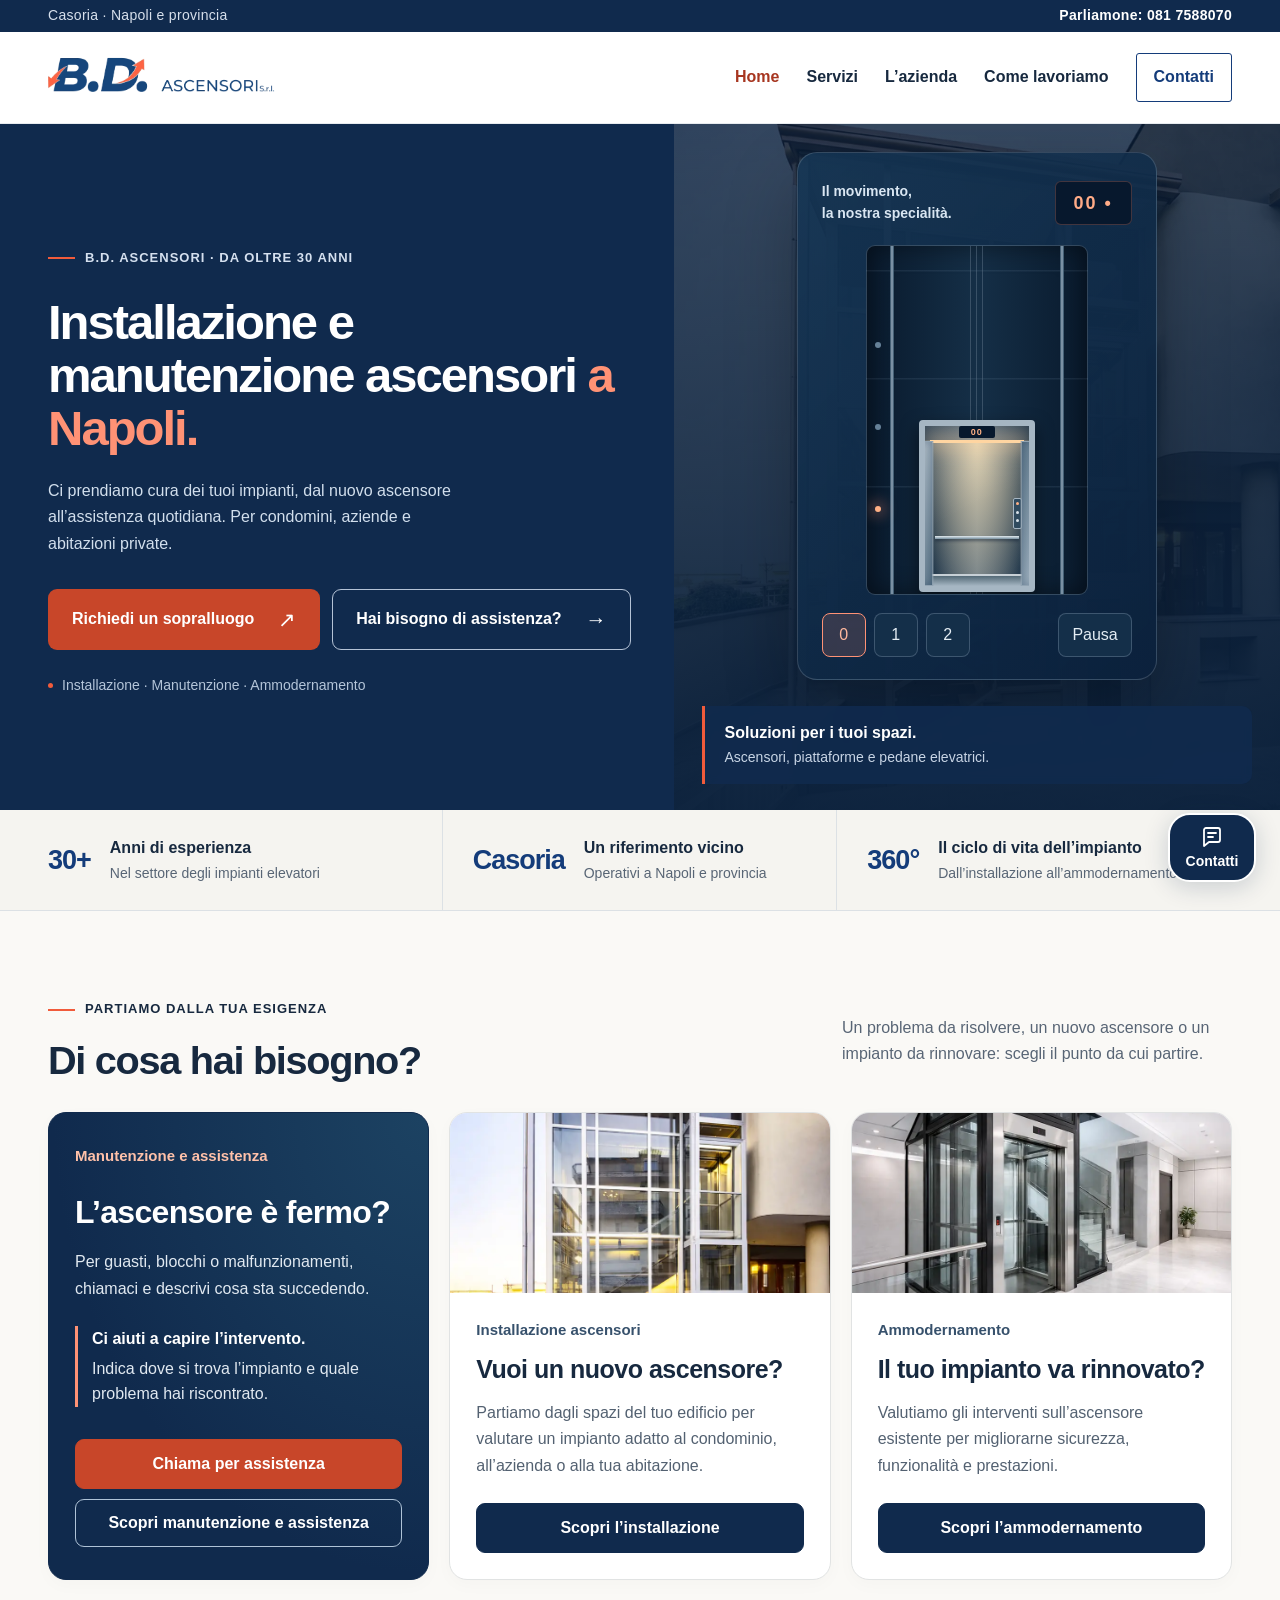
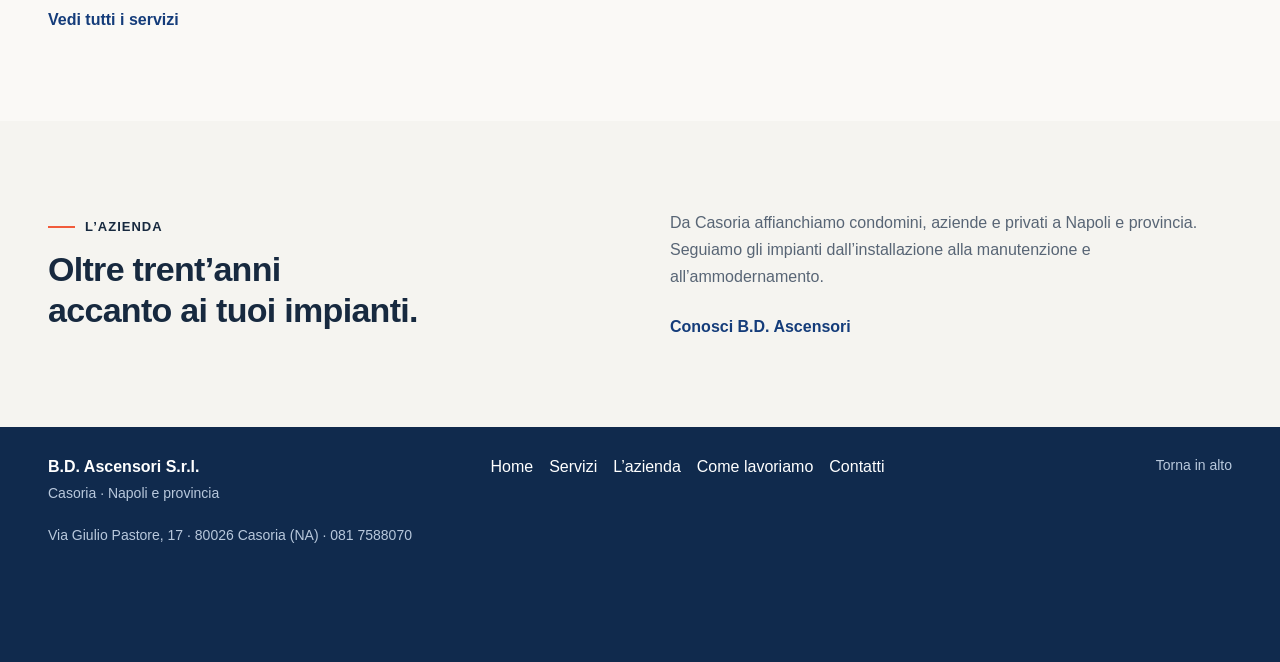
<file: index.html>
<!doctype html>
<html lang="it"><head><meta charset="utf-8"><meta name="viewport" content="width=device-width, initial-scale=1"><meta name="robots" content="noindex, nofollow"><meta name="description" content="B.D. Ascensori: installazione, manutenzione e ammodernamento a Casoria, Napoli e provincia."><title>Ascensori a Napoli: installazione e manutenzione — B.D. Ascensori</title><link rel="stylesheet" href="assets/site.css?v=216cb8eb8f9e"><script src="assets/site.js?v=238bcd72be92" defer></script></head>
<body id="inizio" class="">
<a class="skip" href="#contenuto">Vai al contenuto</a><div class="topline"><div class="wrap"><span>Casoria · Napoli e provincia</span><a href="tel:+390817588070">Parliamone: 081 7588070</a></div></div>
<header class="site-header"><div class="wrap header-inner"><a class="logo" href="./" aria-label="B.D. Ascensori, homepage"><img src="assets/logo.webp" width="1335" height="300" alt="B.D. Ascensori S.r.l."></a><button class="menu-button" aria-expanded="false" aria-controls="menu">Menu <span aria-hidden="true">☰</span></button><nav class="nav" id="menu" aria-label="Navigazione principale"><a href="./" aria-current="page">Home</a><a href="servizi/">Servizi</a><a href="azienda/">L’azienda</a><a href="come-lavoriamo/">Come lavoriamo</a><a class="nav-contact" href="contatti/">Contatti</a></nav></div></header>
<main id="contenuto" tabindex="-1"><section class="hero" aria-labelledby="hero-title"><div class="wrap hero-inner">
      <div class="hero-copy"><div class="eyebrow">B.D. Ascensori · Da oltre 30 anni</div><h1 id="hero-title">Installazione e manutenzione ascensori <span>a Napoli.</span></h1><p>Ci prendiamo cura dei tuoi impianti, dal nuovo ascensore all’assistenza quotidiana. Per condomini, aziende e abitazioni private.</p><div class="actions"><a class="btn btn-primary" href="contatti/">Richiedi un sopralluogo <span class="arrow" aria-hidden="true">↗</span></a><a class="btn btn-outline" href="servizi/manutenzione-assistenza/">Hai bisogno di assistenza? <span class="arrow" aria-hidden="true">→</span></a></div><div class="hero-note">Installazione · Manutenzione · Ammodernamento</div></div>
      <div class="hero-picture"><img src="assets/ascensore-esterno.webp" alt="Ascensore esterno con struttura vetrata, fotografia di B.D. Ascensori" fetchpriority="high"><div id="ascensore-animato" class="lift-demo" role="group" aria-label="Ascensore animato: scegli un piano per vederlo in movimento">
        <div class="lift-demo-heading"><span>Il movimento,<br>la nostra specialità.</span><span class="lift-display" aria-hidden="true">00 •</span></div>
        <div class="lift-shaft" aria-hidden="true"><div class="lift-rail"></div><div class="lift-rail"></div><div class="lift-cables"></div><span class="lift-floor is-current" data-floor="0"></span><span class="lift-floor" data-floor="1"></span><span class="lift-floor" data-floor="2"></span><div class="lift-cabin"><div class="lift-cabin-light"></div><span class="lift-cabin-display">00</span><span class="lift-handrail"></span><span class="lift-flooring"></span><span class="lift-cabin-panel"><i></i><i></i><i></i></span><div class="lift-door lift-door-left"></div><div class="lift-door lift-door-right"></div></div></div>
        <div class="lift-controls"><button type="button" data-go="0" aria-label="Porta l’ascensore al piano zero" aria-pressed="true">0</button><button type="button" data-go="1" aria-label="Porta l’ascensore al primo piano" aria-pressed="false">1</button><button type="button" data-go="2" aria-label="Porta l’ascensore al secondo piano" aria-pressed="false">2</button><button type="button" class="lift-pause" aria-label="Ferma animazione ascensore" aria-pressed="false">Pausa</button></div>
      </div><div class="photo-caption"><strong>Soluzioni per i tuoi spazi.</strong><span>Ascensori, piattaforme e pedane elevatrici.</span></div></div>
    </div></section><div class="facts"><div class="wrap facts-inner"><div class="fact"><strong>30+</strong><span><b>Anni di esperienza</b>Nel settore degli impianti elevatori</span></div><div class="fact"><strong>Casoria</strong><span><b>Un riferimento vicino</b>Operativi a Napoli e provincia</span></div><div class="fact"><strong>360°</strong><span><b>Il ciclo di vita dell’impianto</b>Dall’installazione all’ammodernamento</span></div></div></div><section class="section" id="servizi" aria-labelledby="servizi-title"><div class="wrap">
      <div class="section-head"><div><div class="eyebrow">Partiamo dalla tua esigenza</div><h2 id="servizi-title">Di cosa hai bisogno?</h2></div><p class="section-intro">Un problema da risolvere, un nuovo ascensore o un impianto da rinnovare: scegli il punto da cui partire.</p></div>
      <div class="service-grid">
        <article class="service service-emergency"><div class="service-body"><span class="service-label">Manutenzione e assistenza</span><h3>L’ascensore è fermo?</h3><p>Per guasti, blocchi o malfunzionamenti, chiamaci e descrivi cosa sta succedendo.</p><div class="service-help"><strong>Ci aiuti a capire l’intervento.</strong>Indica dove si trova l’impianto e quale problema hai riscontrato.</div><a class="service-action" href="tel:+390817588070">Chiama per assistenza</a><a class="service-secondary" href="servizi/manutenzione-assistenza/">Scopri manutenzione e assistenza</a></div></article>
        <article class="service"><img class="service-photo" src="assets/ascensore-esterno.webp" width="800" height="1000" loading="lazy" alt="Ascensore esterno con struttura vetrata, fotografia di B.D. Ascensori"><div class="service-body"><span class="service-label">Installazione ascensori</span><h3>Vuoi un nuovo ascensore?</h3><p>Partiamo dagli spazi del tuo edificio per valutare un impianto adatto al condominio, all’azienda o alla tua abitazione.</p><a class="service-action" href="servizi/installazione-ascensori/">Scopri l’installazione</a></div></article>
        <article class="service"><img class="service-photo" src="assets/ascensore-interno.webp" width="900" height="600" loading="lazy" alt="Ascensore in un ambiente interno, fotografia di B.D. Ascensori"><div class="service-body"><span class="service-label">Ammodernamento</span><h3>Il tuo impianto va rinnovato?</h3><p>Valutiamo gli interventi sull’ascensore esistente per migliorarne sicurezza, funzionalità e prestazioni.</p><a class="service-action" href="servizi/ammodernamento-ascensori/">Scopri l’ammodernamento</a></div></article>
      </div>
<div class="home-services-link"><a class="text-link" href="servizi/">Vedi tutti i servizi</a></div></div></section><section class="section home-company"><div class="wrap"><div><div class="eyebrow">L’azienda</div><h2>Oltre trent’anni<br>accanto ai tuoi impianti.</h2></div><div><p>Da Casoria affianchiamo condomini, aziende e privati a Napoli e provincia. Seguiamo gli impianti dall’installazione alla manutenzione e all’ammodernamento.</p><a class="text-link" href="azienda/">Conosci B.D. Ascensori</a></div></div></section></main>
<footer class="footer"><div class="wrap"><div><strong>B.D. Ascensori S.r.l.</strong>Casoria · Napoli e provincia</div><nav class="footer-links" aria-label="Pagine del sito"><a href="./">Home</a><a href="servizi/">Servizi</a><a href="azienda/">L’azienda</a><a href="come-lavoriamo/">Come lavoriamo</a><a href="contatti/">Contatti</a></nav><a class="back-top" href="#inizio">Torna in alto</a></div><div class="wrap footer-meta"><p>Via Giulio Pastore, 17 · 80026 Casoria (NA) · <a href="tel:+390817588070">081 7588070</a></p></div></footer><div class="contact-floating">
  <section class="contact-panel" id="contatto-rapido" aria-label="Contatta B.D. Ascensori" hidden>
    <div class="contact-panel-heading"><div><span>B.D. Ascensori</span><h2>Parliamone.</h2></div><button type="button" class="contact-close" aria-label="Chiudi contatti"><svg viewBox="0 0 24 24" fill="none" stroke="currentColor" stroke-width="2" stroke-linecap="round" aria-hidden="true"><path d="m6 6 12 12M18 6 6 18"/></svg></button></div>
    <a class="contact-phone" href="tel:+390817588070"><span class="contact-action-icon"><svg viewBox="0 0 24 24" fill="none" stroke="currentColor" stroke-width="1.8" stroke-linecap="round" stroke-linejoin="round" aria-hidden="true"><path d="M7 3H4a1 1 0 0 0-1 1c0 9.4 7.6 17 17 17a1 1 0 0 0 1-1v-3l-5-2-2 2a15 15 0 0 1-7-7l2-2z"/></svg></span><span><strong>Chiamaci</strong><small>081 7588070</small></span></a>
    <details class="contact-whatsapp"><summary><span class="contact-action-icon"><svg viewBox="0 0 24 24" fill="none" stroke="currentColor" stroke-width="1.8" stroke-linecap="round" stroke-linejoin="round" aria-hidden="true"><path d="M21 11.5a9 9 0 0 1-13.4 7.8L3 21l1.6-4.7A9 9 0 1 1 21 11.5Z"/><path d="m8 7 2 3-1 1c1 2 2 3 4 4l1-1 3 2c-2 3-9-1-10-5-.4-1.4 0-3 1-4Z"/></svg></span><span><strong>WhatsApp</strong><small>Scegli il cellulare</small></span></summary><div class="whatsapp-numbers"><a href="https://wa.me/393387724607" target="_blank" rel="noopener noreferrer" aria-label="Apri WhatsApp al 338 7724607">338 7724607 <span aria-hidden="true">Apri chat</span></a><a href="https://wa.me/393389017297" target="_blank" rel="noopener noreferrer" aria-label="Apri WhatsApp al 338 9017297">338 9017297 <span aria-hidden="true">Apri chat</span></a></div></details>
  </section>
  <button type="button" class="contact-toggle" aria-expanded="false" aria-controls="contatto-rapido" aria-label="Apri telefono e WhatsApp"><svg class="contact-toggle-icon" viewBox="0 0 24 24" fill="none" stroke="currentColor" stroke-width="1.8" stroke-linecap="round" stroke-linejoin="round" aria-hidden="true"><path d="M20 15a2 2 0 0 1-2 2H9l-5 4V5a2 2 0 0 1 2-2h12a2 2 0 0 1 2 2Z"/><path d="M8 8h8M8 12h5"/></svg><span>Contatti</span></button>
</div>
<button type="button" class="scroll-top" aria-label="Torna all’inizio della pagina" title="Torna su" hidden><svg viewBox="0 0 24 24" fill="none" stroke="currentColor" stroke-width="2" stroke-linecap="round" stroke-linejoin="round" aria-hidden="true"><path d="m6 14 6-6 6 6"/></svg></button>
</body></html>
</file>
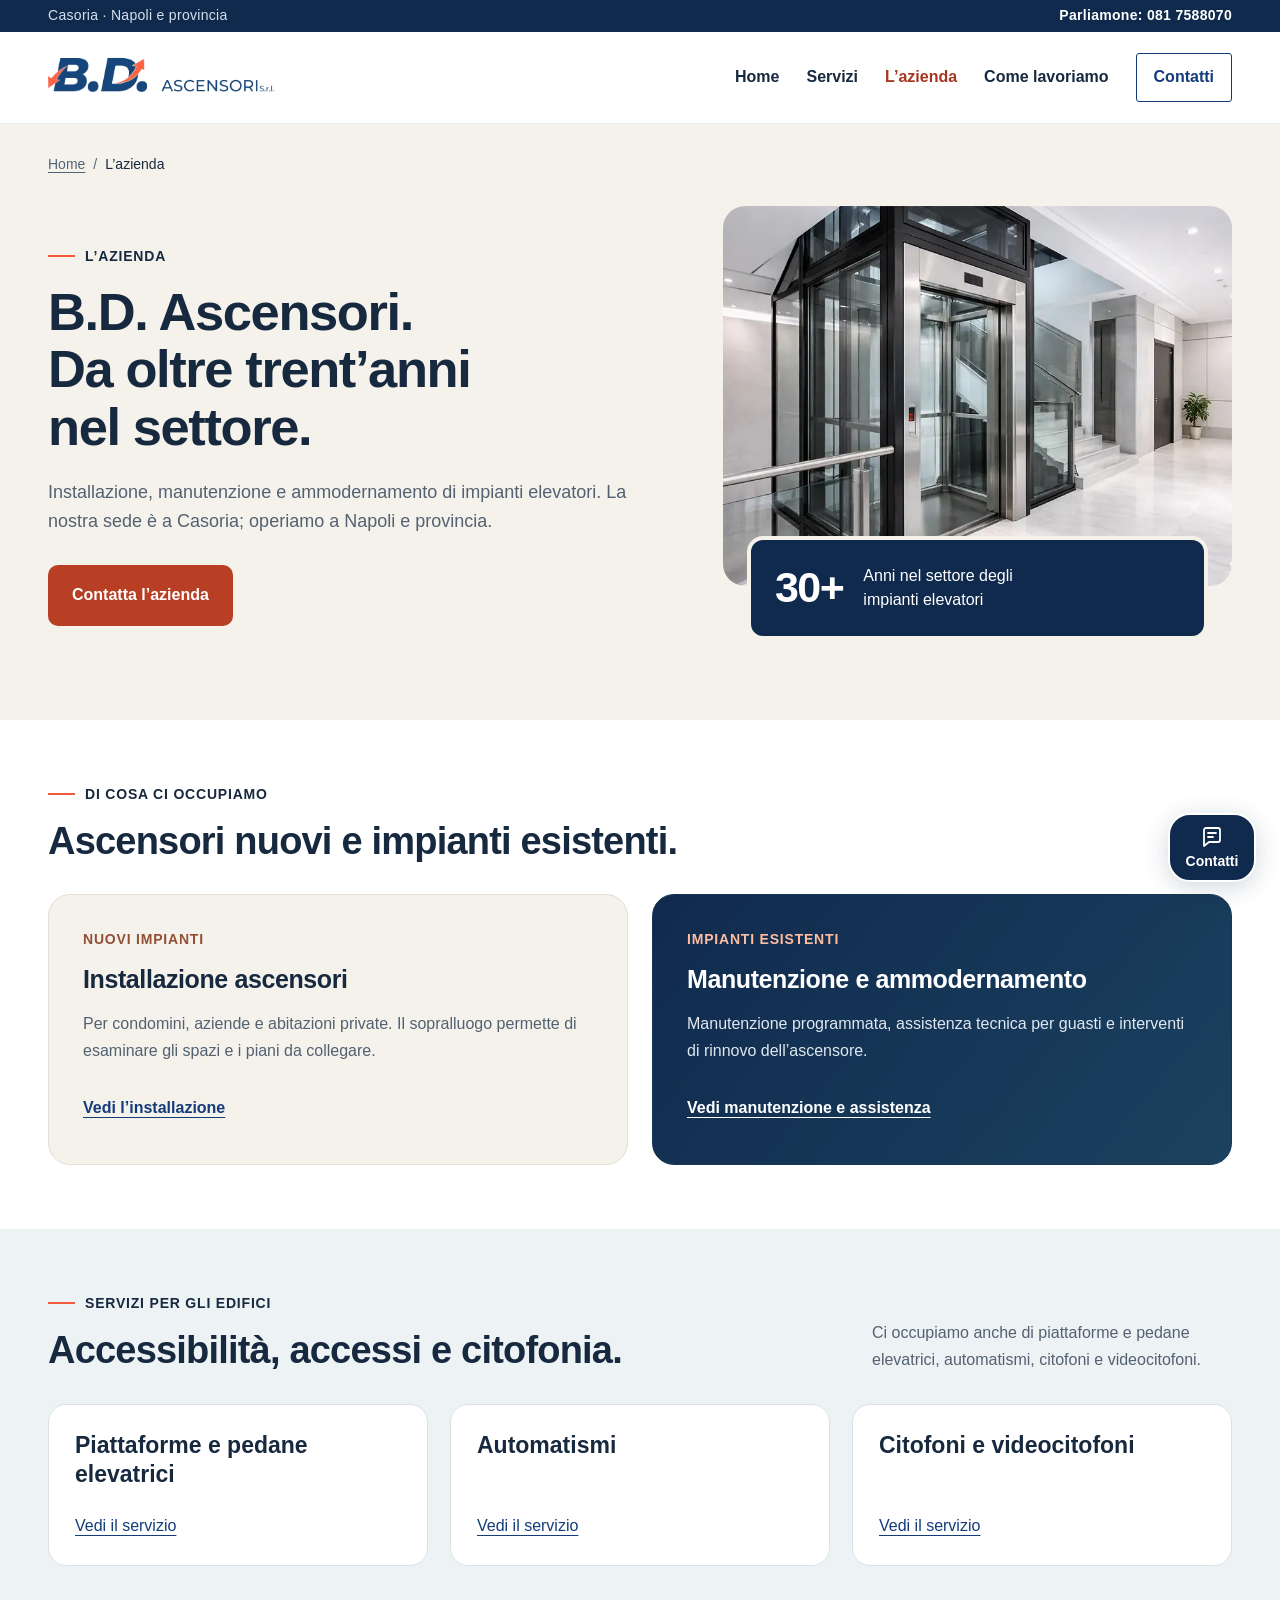
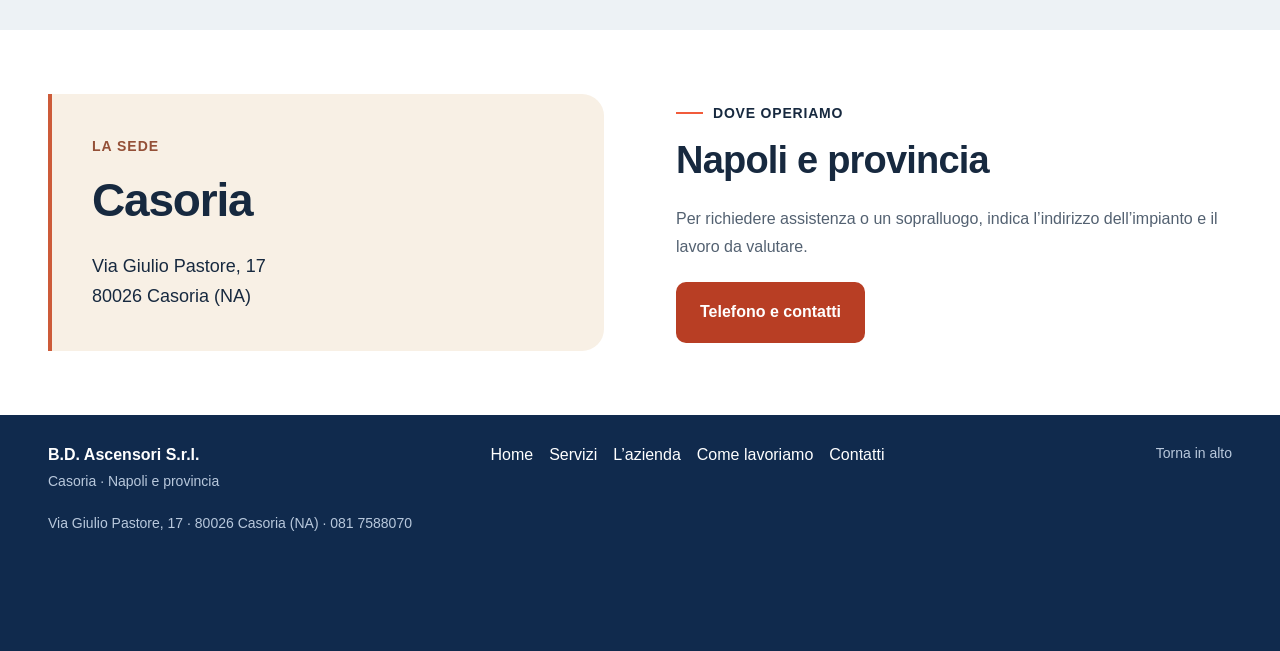
<file: azienda/index.html>
<!doctype html>
<html lang="it"><head><meta charset="utf-8"><meta name="viewport" content="width=device-width, initial-scale=1"><meta name="robots" content="noindex, nofollow"><meta name="description" content="B.D. Ascensori S.r.l.: oltre trent’anni nel settore degli impianti elevatori. Installazione, manutenzione e ammodernamento a Casoria, Napoli e provincia."><title>B.D. Ascensori: azienda a Casoria — B.D. Ascensori</title><link rel="stylesheet" href="../assets/site.css?v=216cb8eb8f9e"><script src="../assets/site.js?v=238bcd72be92" defer></script></head>
<body id="inizio" class="inner-page company-page">
<a class="skip" href="#contenuto">Vai al contenuto</a><div class="topline"><div class="wrap"><span>Casoria · Napoli e provincia</span><a href="tel:+390817588070">Parliamone: 081 7588070</a></div></div>
<header class="site-header"><div class="wrap header-inner"><a class="logo" href="../" aria-label="B.D. Ascensori, homepage"><img src="../assets/logo.webp" width="1335" height="300" alt="B.D. Ascensori S.r.l."></a><button class="menu-button" aria-expanded="false" aria-controls="menu">Menu <span aria-hidden="true">☰</span></button><nav class="nav" id="menu" aria-label="Navigazione principale"><a href="../">Home</a><a href="../servizi/">Servizi</a><a href="../azienda/" aria-current="page">L’azienda</a><a href="../come-lavoriamo/">Come lavoriamo</a><a class="nav-contact" href="../contatti/">Contatti</a></nav></div></header>
<main id="contenuto" tabindex="-1"><section class="inner-opening company-opening"><div class="wrap"><nav class="breadcrumb" aria-label="Percorso della pagina"><a href="../">Home</a><span aria-hidden="true">/</span><span aria-current="page">L’azienda</span></nav><div class="opening-grid"><div><div class="eyebrow">L’azienda</div><h1>B.D. Ascensori.<br>Da oltre trent’anni<br>nel settore.</h1><p class="opening-intro">Installazione, manutenzione e ammodernamento di impianti elevatori. La nostra sede è a Casoria; operiamo a Napoli e provincia.</p><a class="btn btn-primary" href="../contatti/">Contatta l’azienda</a></div><figure class="company-opening-photo"><img src="../assets/ascensore-interno.webp" width="900" height="600" alt="Ascensore in un ambiente interno: fotografia di B.D. Ascensori" fetchpriority="high"><figcaption><strong>30+</strong><span>Anni nel settore degli impianti elevatori</span></figcaption></figure></div></div></section>
 <section class="reading-section"><div class="wrap"><div class="reading-head"><div><div class="eyebrow">Di cosa ci occupiamo</div><h2>Ascensori nuovi e impianti esistenti.</h2></div></div><div class="work-cards"><article class="work-card"><span class="card-label">Nuovi impianti</span><h3>Installazione ascensori</h3><p>Per condomini, aziende e abitazioni private. Il sopralluogo permette di esaminare gli spazi e i piani da collegare.</p><a class="text-link" href="../servizi/installazione-ascensori/">Vedi l’installazione</a></article><article class="work-card work-card-dark"><span class="card-label">Impianti esistenti</span><h3>Manutenzione e ammodernamento</h3><p>Manutenzione programmata, assistenza tecnica per guasti e interventi di rinnovo dell’ascensore.</p><a class="text-link" href="../servizi/manutenzione-assistenza/">Vedi manutenzione e assistenza</a></article></div></div></section>
 <section class="reading-section building-section"><div class="wrap"><div class="reading-head"><div><div class="eyebrow">Servizi per gli edifici</div><h2>Accessibilità, accessi e citofonia.</h2></div><p>Ci occupiamo anche di piattaforme e pedane elevatrici, automatismi, citofoni e videocitofoni.</p></div><div class="building-links"><a href="../servizi/piattaforme-elevatrici/"><strong>Piattaforme e pedane elevatrici</strong><span>Vedi il servizio</span></a><a href="../servizi/automatismi/"><strong>Automatismi</strong><span>Vedi il servizio</span></a><a href="../servizi/citofoni-videocitofoni/"><strong>Citofoni e videocitofoni</strong><span>Vedi il servizio</span></a></div></div></section>
 <section class="reading-section territory-section"><div class="wrap territory-grid"><div class="territory-mark"><span>La sede</span><strong>Casoria</strong><address>Via Giulio Pastore, 17<br>80026 Casoria (NA)</address></div><div><div class="eyebrow">Dove operiamo</div><h2>Napoli e provincia</h2><p>Per richiedere assistenza o un sopralluogo, indica l’indirizzo dell’impianto e il lavoro da valutare.</p><a class="btn btn-primary" href="../contatti/">Telefono e contatti</a></div></div></section></main>
<footer class="footer"><div class="wrap"><div><strong>B.D. Ascensori S.r.l.</strong>Casoria · Napoli e provincia</div><nav class="footer-links" aria-label="Pagine del sito"><a href="../">Home</a><a href="../servizi/">Servizi</a><a href="../azienda/">L’azienda</a><a href="../come-lavoriamo/">Come lavoriamo</a><a href="../contatti/">Contatti</a></nav><a class="back-top" href="#inizio">Torna in alto</a></div><div class="wrap footer-meta"><p>Via Giulio Pastore, 17 · 80026 Casoria (NA) · <a href="tel:+390817588070">081 7588070</a></p></div></footer><div class="contact-floating">
  <section class="contact-panel" id="contatto-rapido" aria-label="Contatta B.D. Ascensori" hidden>
    <div class="contact-panel-heading"><div><span>B.D. Ascensori</span><h2>Parliamone.</h2></div><button type="button" class="contact-close" aria-label="Chiudi contatti"><svg viewBox="0 0 24 24" fill="none" stroke="currentColor" stroke-width="2" stroke-linecap="round" aria-hidden="true"><path d="m6 6 12 12M18 6 6 18"/></svg></button></div>
    <a class="contact-phone" href="tel:+390817588070"><span class="contact-action-icon"><svg viewBox="0 0 24 24" fill="none" stroke="currentColor" stroke-width="1.8" stroke-linecap="round" stroke-linejoin="round" aria-hidden="true"><path d="M7 3H4a1 1 0 0 0-1 1c0 9.4 7.6 17 17 17a1 1 0 0 0 1-1v-3l-5-2-2 2a15 15 0 0 1-7-7l2-2z"/></svg></span><span><strong>Chiamaci</strong><small>081 7588070</small></span></a>
    <details class="contact-whatsapp"><summary><span class="contact-action-icon"><svg viewBox="0 0 24 24" fill="none" stroke="currentColor" stroke-width="1.8" stroke-linecap="round" stroke-linejoin="round" aria-hidden="true"><path d="M21 11.5a9 9 0 0 1-13.4 7.8L3 21l1.6-4.7A9 9 0 1 1 21 11.5Z"/><path d="m8 7 2 3-1 1c1 2 2 3 4 4l1-1 3 2c-2 3-9-1-10-5-.4-1.4 0-3 1-4Z"/></svg></span><span><strong>WhatsApp</strong><small>Scegli il cellulare</small></span></summary><div class="whatsapp-numbers"><a href="https://wa.me/393387724607" target="_blank" rel="noopener noreferrer" aria-label="Apri WhatsApp al 338 7724607">338 7724607 <span aria-hidden="true">Apri chat</span></a><a href="https://wa.me/393389017297" target="_blank" rel="noopener noreferrer" aria-label="Apri WhatsApp al 338 9017297">338 9017297 <span aria-hidden="true">Apri chat</span></a></div></details>
  </section>
  <button type="button" class="contact-toggle" aria-expanded="false" aria-controls="contatto-rapido" aria-label="Apri telefono e WhatsApp"><svg class="contact-toggle-icon" viewBox="0 0 24 24" fill="none" stroke="currentColor" stroke-width="1.8" stroke-linecap="round" stroke-linejoin="round" aria-hidden="true"><path d="M20 15a2 2 0 0 1-2 2H9l-5 4V5a2 2 0 0 1 2-2h12a2 2 0 0 1 2 2Z"/><path d="M8 8h8M8 12h5"/></svg><span>Contatti</span></button>
</div>
<button type="button" class="scroll-top" aria-label="Torna all’inizio della pagina" title="Torna su" hidden><svg viewBox="0 0 24 24" fill="none" stroke="currentColor" stroke-width="2" stroke-linecap="round" stroke-linejoin="round" aria-hidden="true"><path d="m6 14 6-6 6 6"/></svg></button>
</body></html>
</file>
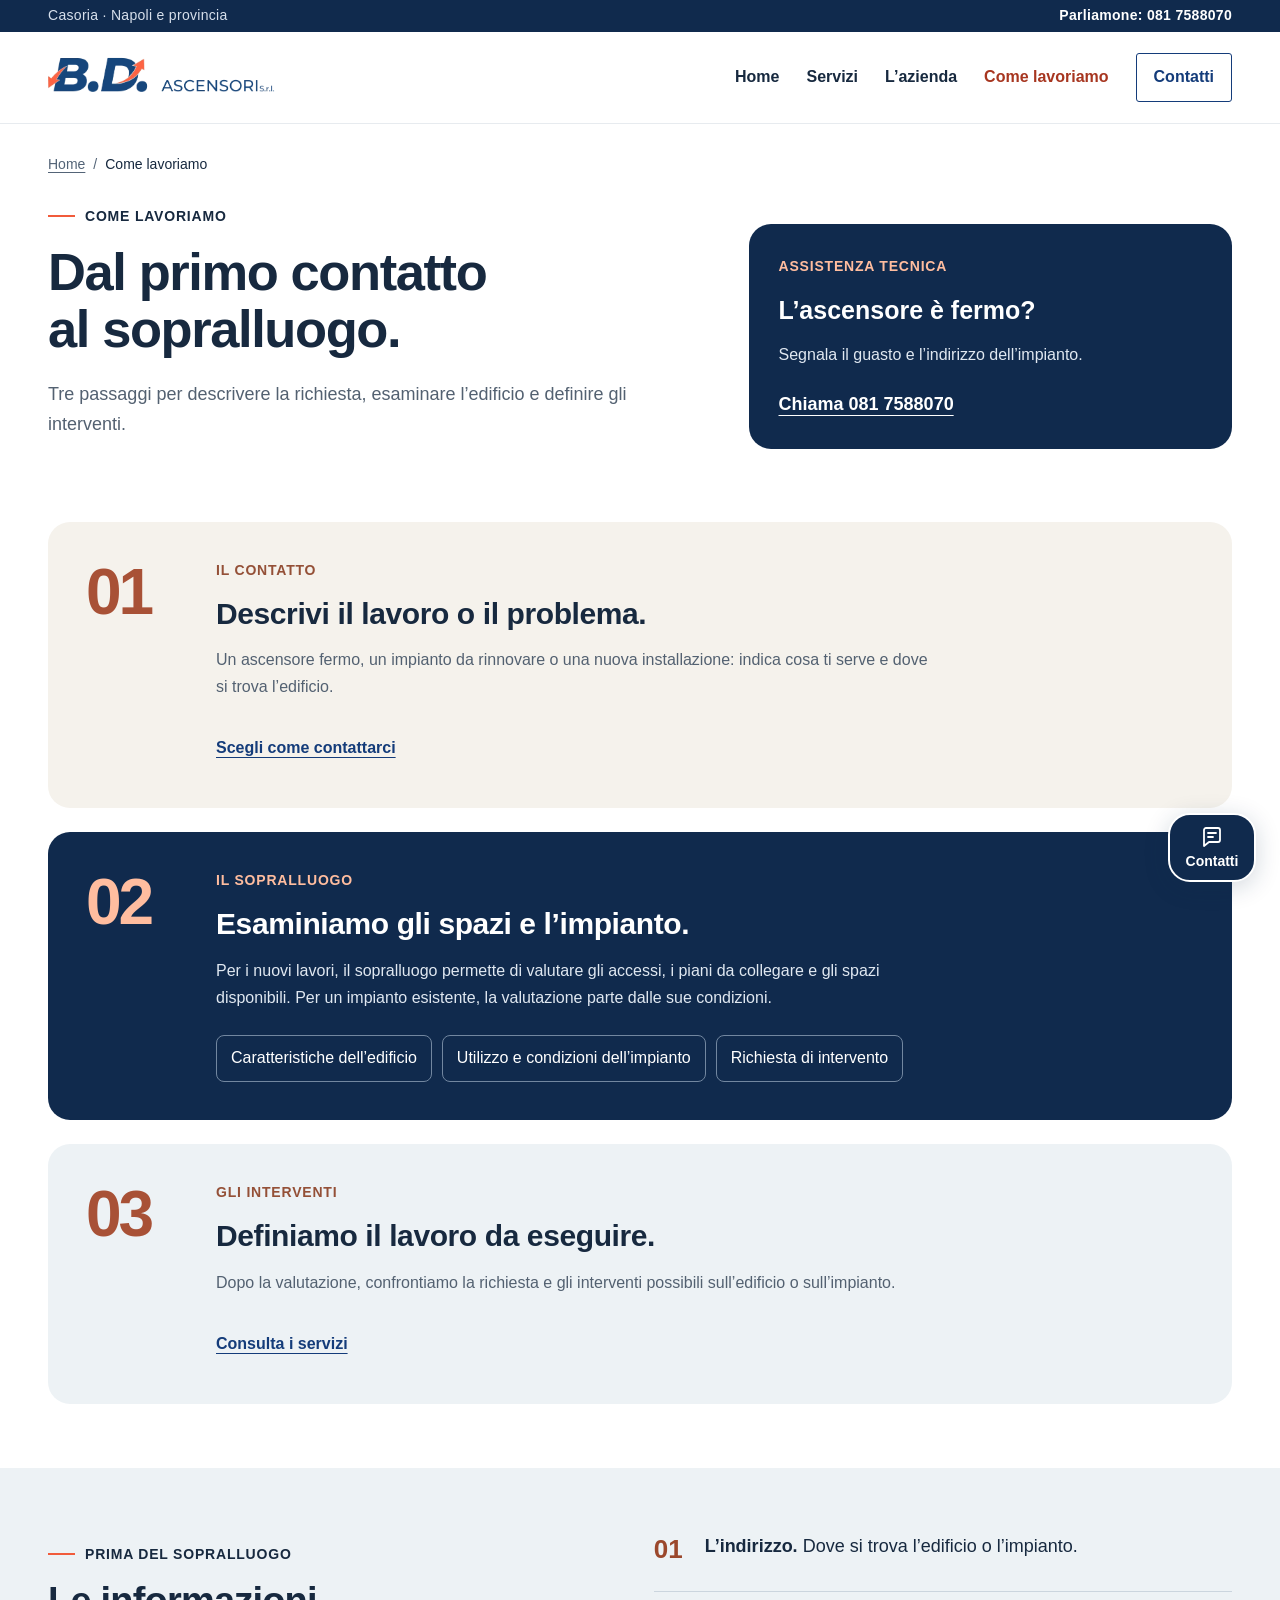
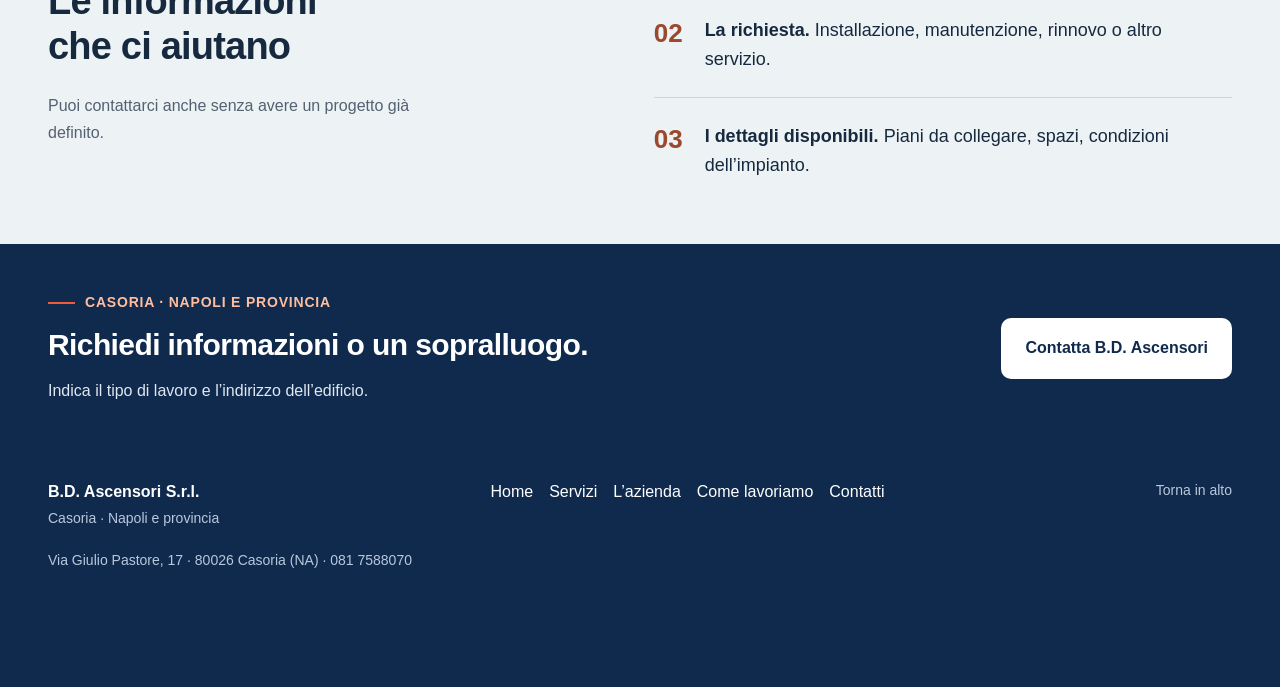
<file: come-lavoriamo/index.html>
<!doctype html>
<html lang="it"><head><meta charset="utf-8"><meta name="viewport" content="width=device-width, initial-scale=1"><meta name="robots" content="noindex, nofollow"><meta name="description" content="Come richiedere assistenza o un sopralluogo a B.D. Ascensori: contatto iniziale, valutazione dell’edificio e definizione degli interventi."><title>Sopralluogo e interventi sugli impianti — B.D. Ascensori</title><link rel="stylesheet" href="../assets/site.css?v=216cb8eb8f9e"><script src="../assets/site.js?v=238bcd72be92" defer></script></head>
<body id="inizio" class="inner-page steps-page">
<a class="skip" href="#contenuto">Vai al contenuto</a><div class="topline"><div class="wrap"><span>Casoria · Napoli e provincia</span><a href="tel:+390817588070">Parliamone: 081 7588070</a></div></div>
<header class="site-header"><div class="wrap header-inner"><a class="logo" href="../" aria-label="B.D. Ascensori, homepage"><img src="../assets/logo.webp" width="1335" height="300" alt="B.D. Ascensori S.r.l."></a><button class="menu-button" aria-expanded="false" aria-controls="menu">Menu <span aria-hidden="true">☰</span></button><nav class="nav" id="menu" aria-label="Navigazione principale"><a href="../">Home</a><a href="../servizi/">Servizi</a><a href="../azienda/">L’azienda</a><a href="../come-lavoriamo/" aria-current="page">Come lavoriamo</a><a class="nav-contact" href="../contatti/">Contatti</a></nav></div></header>
<main id="contenuto" tabindex="-1"><section class="inner-opening method-opening"><div class="wrap"><nav class="breadcrumb" aria-label="Percorso della pagina"><a href="../">Home</a><span aria-hidden="true">/</span><span aria-current="page">Come lavoriamo</span></nav><div class="method-opening-grid"><div><div class="eyebrow">Come lavoriamo</div><h1>Dal primo contatto<br>al sopralluogo.</h1><p class="opening-intro">Tre passaggi per descrivere la richiesta, esaminare l’edificio e definire gli interventi.</p></div><a class="method-urgent" href="tel:+390817588070"><span>Assistenza tecnica</span><strong>L’ascensore è fermo?</strong><p>Segnala il guasto e l’indirizzo dell’impianto.</p><b>Chiama 081 7588070</b></a></div></div></section>
 <section class="reading-section process-section"><div class="wrap"><h2 class="visually-hidden">Le fasi del lavoro</h2><div class="process-list"><article class="process-card"><div class="process-number" aria-hidden="true">01</div><div><span class="card-label">Il contatto</span><h3>Descrivi il lavoro o il problema.</h3><p>Un ascensore fermo, un impianto da rinnovare o una nuova installazione: indica cosa ti serve e dove si trova l’edificio.</p><a class="text-link" href="../contatti/">Scegli come contattarci</a></div></article><article class="process-card"><div class="process-number" aria-hidden="true">02</div><div><span class="card-label">Il sopralluogo</span><h3>Esaminiamo gli spazi e l’impianto.</h3><p>Per i nuovi lavori, il sopralluogo permette di valutare gli accessi, i piani da collegare e gli spazi disponibili. Per un impianto esistente, la valutazione parte dalle sue condizioni.</p><ul><li>Caratteristiche dell’edificio</li><li>Utilizzo e condizioni dell’impianto</li><li>Richiesta di intervento</li></ul></div></article><article class="process-card"><div class="process-number" aria-hidden="true">03</div><div><span class="card-label">Gli interventi</span><h3>Definiamo il lavoro da eseguire.</h3><p>Dopo la valutazione, confrontiamo la richiesta e gli interventi possibili sull’edificio o sull’impianto.</p><a class="text-link" href="../servizi/">Consulta i servizi</a></div></article></div></div></section>
 <section class="reading-section preparation-section"><div class="wrap preparation-grid"><div><div class="eyebrow">Prima del sopralluogo</div><h2>Le informazioni<br>che ci aiutano</h2><p>Puoi contattarci anche senza avere un progetto già definito.</p></div><ol class="preparation-list"><li><span aria-hidden="true">01</span><p><strong>L’indirizzo.</strong> Dove si trova l’edificio o l’impianto.</p></li><li><span aria-hidden="true">02</span><p><strong>La richiesta.</strong> Installazione, manutenzione, rinnovo o altro servizio.</p></li><li><span aria-hidden="true">03</span><p><strong>I dettagli disponibili.</strong> Piani da collegare, spazi, condizioni dell’impianto.</p></li></ol></div></section><section class="inner-contact-band"><div class="wrap"><div><div class="eyebrow">Casoria · Napoli e provincia</div><h2>Richiedi informazioni o un sopralluogo.</h2><p>Indica il tipo di lavoro e l’indirizzo dell’edificio.</p></div><a class="btn btn-white" href="../contatti/">Contatta B.D. Ascensori</a></div></section></main>
<footer class="footer"><div class="wrap"><div><strong>B.D. Ascensori S.r.l.</strong>Casoria · Napoli e provincia</div><nav class="footer-links" aria-label="Pagine del sito"><a href="../">Home</a><a href="../servizi/">Servizi</a><a href="../azienda/">L’azienda</a><a href="../come-lavoriamo/">Come lavoriamo</a><a href="../contatti/">Contatti</a></nav><a class="back-top" href="#inizio">Torna in alto</a></div><div class="wrap footer-meta"><p>Via Giulio Pastore, 17 · 80026 Casoria (NA) · <a href="tel:+390817588070">081 7588070</a></p></div></footer><div class="contact-floating">
  <section class="contact-panel" id="contatto-rapido" aria-label="Contatta B.D. Ascensori" hidden>
    <div class="contact-panel-heading"><div><span>B.D. Ascensori</span><h2>Parliamone.</h2></div><button type="button" class="contact-close" aria-label="Chiudi contatti"><svg viewBox="0 0 24 24" fill="none" stroke="currentColor" stroke-width="2" stroke-linecap="round" aria-hidden="true"><path d="m6 6 12 12M18 6 6 18"/></svg></button></div>
    <a class="contact-phone" href="tel:+390817588070"><span class="contact-action-icon"><svg viewBox="0 0 24 24" fill="none" stroke="currentColor" stroke-width="1.8" stroke-linecap="round" stroke-linejoin="round" aria-hidden="true"><path d="M7 3H4a1 1 0 0 0-1 1c0 9.4 7.6 17 17 17a1 1 0 0 0 1-1v-3l-5-2-2 2a15 15 0 0 1-7-7l2-2z"/></svg></span><span><strong>Chiamaci</strong><small>081 7588070</small></span></a>
    <details class="contact-whatsapp"><summary><span class="contact-action-icon"><svg viewBox="0 0 24 24" fill="none" stroke="currentColor" stroke-width="1.8" stroke-linecap="round" stroke-linejoin="round" aria-hidden="true"><path d="M21 11.5a9 9 0 0 1-13.4 7.8L3 21l1.6-4.7A9 9 0 1 1 21 11.5Z"/><path d="m8 7 2 3-1 1c1 2 2 3 4 4l1-1 3 2c-2 3-9-1-10-5-.4-1.4 0-3 1-4Z"/></svg></span><span><strong>WhatsApp</strong><small>Scegli il cellulare</small></span></summary><div class="whatsapp-numbers"><a href="https://wa.me/393387724607" target="_blank" rel="noopener noreferrer" aria-label="Apri WhatsApp al 338 7724607">338 7724607 <span aria-hidden="true">Apri chat</span></a><a href="https://wa.me/393389017297" target="_blank" rel="noopener noreferrer" aria-label="Apri WhatsApp al 338 9017297">338 9017297 <span aria-hidden="true">Apri chat</span></a></div></details>
  </section>
  <button type="button" class="contact-toggle" aria-expanded="false" aria-controls="contatto-rapido" aria-label="Apri telefono e WhatsApp"><svg class="contact-toggle-icon" viewBox="0 0 24 24" fill="none" stroke="currentColor" stroke-width="1.8" stroke-linecap="round" stroke-linejoin="round" aria-hidden="true"><path d="M20 15a2 2 0 0 1-2 2H9l-5 4V5a2 2 0 0 1 2-2h12a2 2 0 0 1 2 2Z"/><path d="M8 8h8M8 12h5"/></svg><span>Contatti</span></button>
</div>
<button type="button" class="scroll-top" aria-label="Torna all’inizio della pagina" title="Torna su" hidden><svg viewBox="0 0 24 24" fill="none" stroke="currentColor" stroke-width="2" stroke-linecap="round" stroke-linejoin="round" aria-hidden="true"><path d="m6 14 6-6 6 6"/></svg></button>
</body></html>
</file>
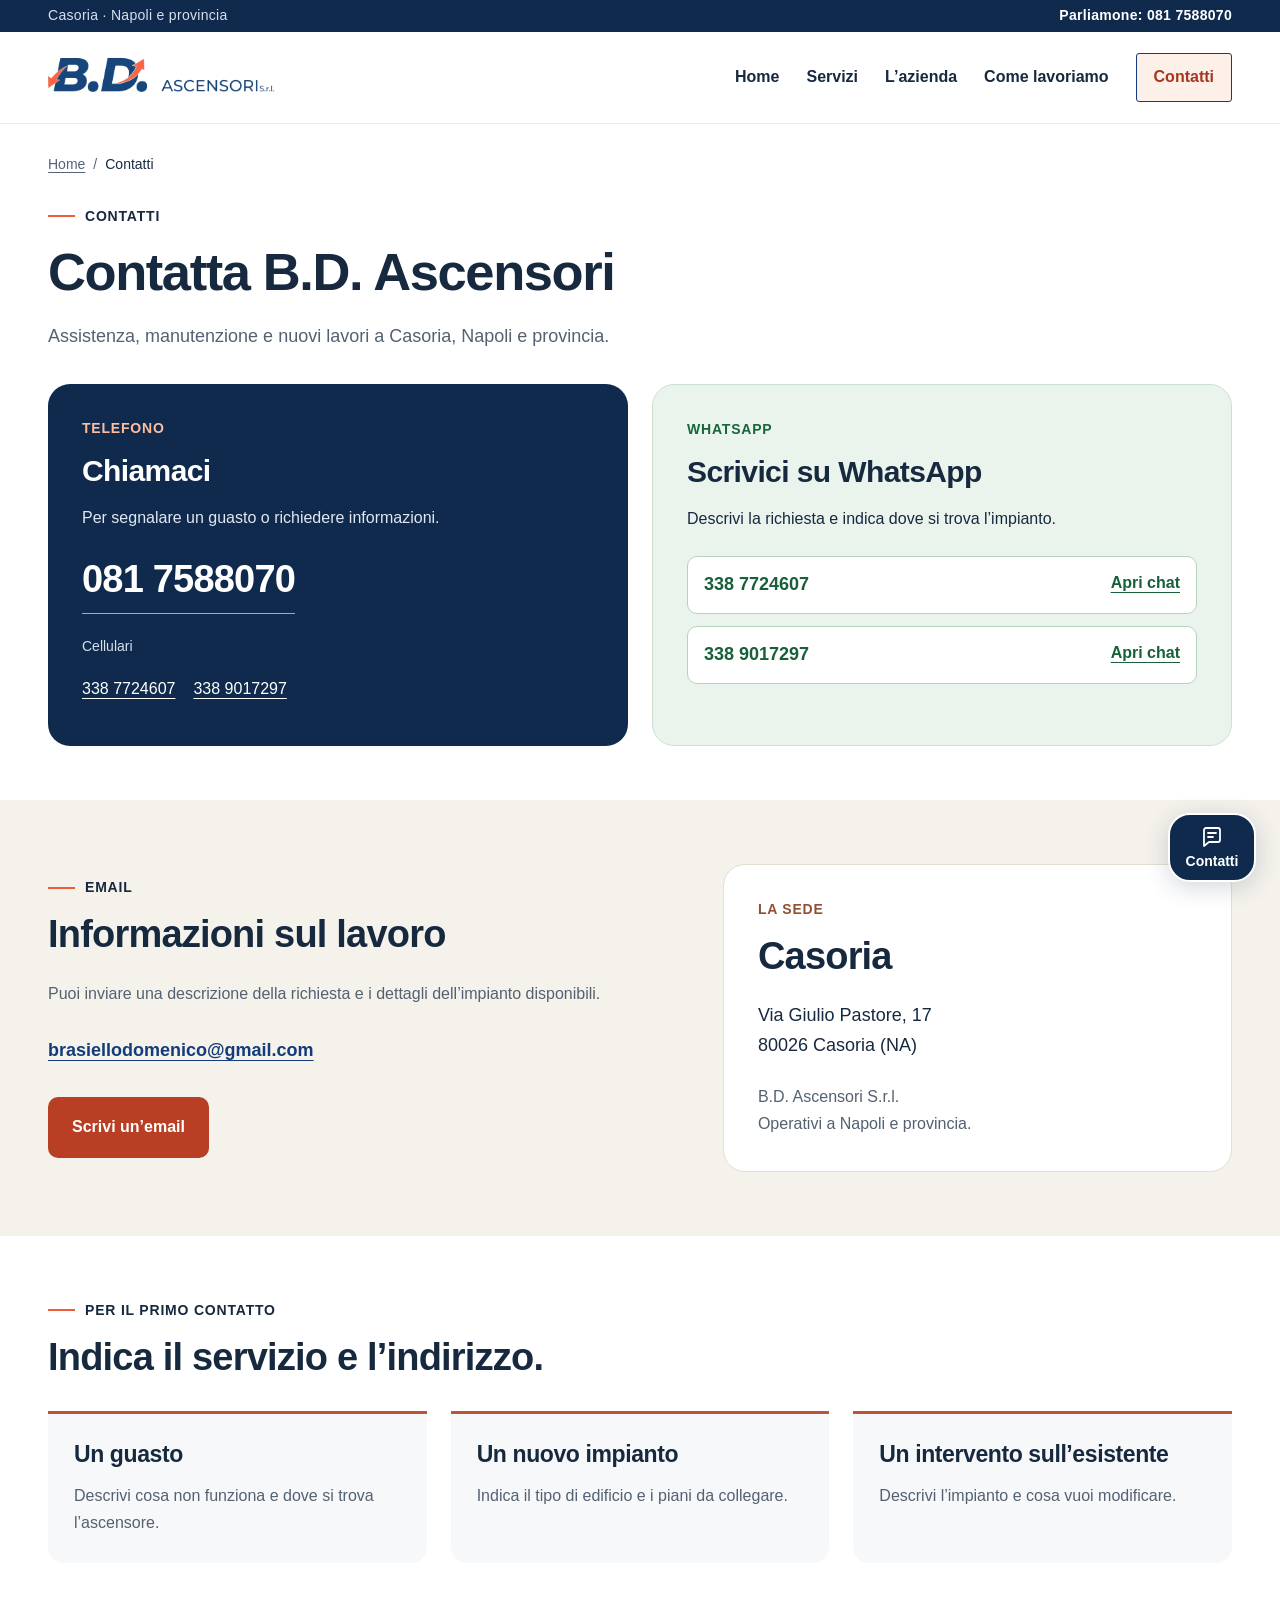
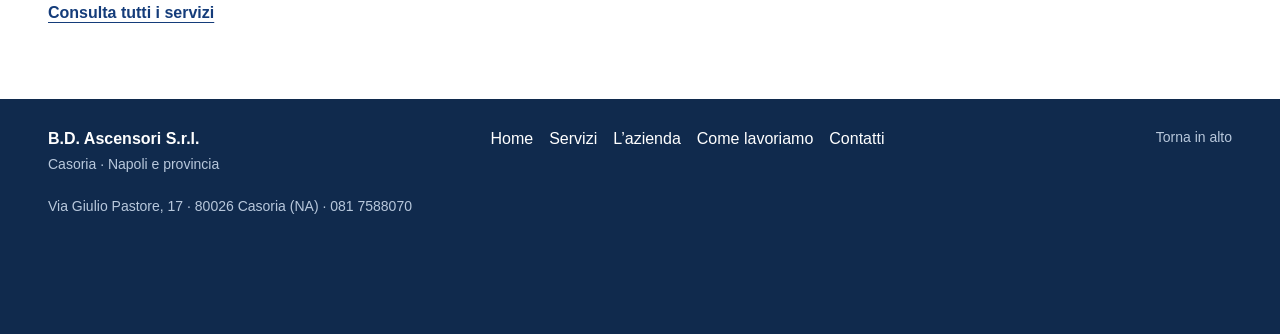
<file: contatti/index.html>
<!doctype html>
<html lang="it"><head><meta charset="utf-8"><meta name="viewport" content="width=device-width, initial-scale=1"><meta name="robots" content="noindex, nofollow"><meta name="description" content="Telefono, WhatsApp, email e sede di B.D. Ascensori: Via Giulio Pastore 17, Casoria. Assistenza, manutenzione e sopralluoghi a Napoli e provincia."><title>Contatti B.D. Ascensori a Casoria — B.D. Ascensori</title><link rel="stylesheet" href="../assets/site.css?v=216cb8eb8f9e"><script src="../assets/site.js?v=238bcd72be92" defer></script></head>
<body id="inizio" class="inner-page contact-page">
<a class="skip" href="#contenuto">Vai al contenuto</a><div class="topline"><div class="wrap"><span>Casoria · Napoli e provincia</span><a href="tel:+390817588070">Parliamone: 081 7588070</a></div></div>
<header class="site-header"><div class="wrap header-inner"><a class="logo" href="../" aria-label="B.D. Ascensori, homepage"><img src="../assets/logo.webp" width="1335" height="300" alt="B.D. Ascensori S.r.l."></a><button class="menu-button" aria-expanded="false" aria-controls="menu">Menu <span aria-hidden="true">☰</span></button><nav class="nav" id="menu" aria-label="Navigazione principale"><a href="../">Home</a><a href="../servizi/">Servizi</a><a href="../azienda/">L’azienda</a><a href="../come-lavoriamo/">Come lavoriamo</a><a class="nav-contact" href="../contatti/" aria-current="page">Contatti</a></nav></div></header>
<main id="contenuto" tabindex="-1"><section class="inner-opening contacts-opening"><div class="wrap"><nav class="breadcrumb" aria-label="Percorso della pagina"><a href="../">Home</a><span aria-hidden="true">/</span><span aria-current="page">Contatti</span></nav><div class="eyebrow">Contatti</div><h1>Contatta B.D. Ascensori</h1><p class="opening-intro">Assistenza, manutenzione e nuovi lavori a Casoria, Napoli e provincia.</p><div class="contact-context" hidden><span>Il servizio selezionato</span><strong class="selected-service"></strong><p>Indica il servizio e l’indirizzo dell’edificio quando ci contatti.</p><a href="../servizi/">Scegli un altro servizio</a></div><div class="direct-contacts"><article class="direct-card direct-phone"><span class="card-label">Telefono</span><h2>Chiamaci</h2><p>Per segnalare un guasto o richiedere informazioni.</p><a class="direct-number" href="tel:+390817588070">081 7588070</a><div class="mobile-numbers"><span>Cellulari</span><a href="tel:+393387724607">338 7724607</a><a href="tel:+393389017297">338 9017297</a></div></article><article class="direct-card direct-whatsapp"><span class="card-label">WhatsApp</span><h2>Scrivici su WhatsApp</h2><p>Descrivi la richiesta e indica dove si trova l’impianto.</p><div class="direct-chats"><a href="https://wa.me/393387724607" target="_blank" rel="noopener noreferrer" aria-label="Apri WhatsApp al 338 7724607">338 7724607 <span>Apri chat</span></a><a href="https://wa.me/393389017297" target="_blank" rel="noopener noreferrer" aria-label="Apri WhatsApp al 338 9017297">338 9017297 <span>Apri chat</span></a></div></article></div></div></section>
 <section class="reading-section contact-location"><div class="wrap contact-location-grid"><article class="email-card"><div class="eyebrow">Email</div><h2>Informazioni sul lavoro</h2><p>Puoi inviare una descrizione della richiesta e i dettagli dell’impianto disponibili.</p><a class="contact-email" href="mailto:brasiellodomenico@gmail.com">brasiellodomenico@gmail.com</a><a class="btn btn-primary email-action" href="mailto:brasiellodomenico@gmail.com">Scrivi un’email</a></article><article class="address-card"><span class="card-label">La sede</span><h2>Casoria</h2><address>Via Giulio Pastore, 17<br>80026 Casoria (NA)</address><p>B.D. Ascensori S.r.l.<br>Operativi a Napoli e provincia.</p></article></div></section>
 <section class="reading-section"><div class="wrap"><div class="reading-head"><div><div class="eyebrow">Per il primo contatto</div><h2>Indica il servizio e l’indirizzo.</h2></div></div><div class="contact-request-cards"><article><h3>Un guasto</h3><p>Descrivi cosa non funziona e dove si trova l’ascensore.</p></article><article><h3>Un nuovo impianto</h3><p>Indica il tipo di edificio e i piani da collegare.</p></article><article><h3>Un intervento sull’esistente</h3><p>Descrivi l’impianto e cosa vuoi modificare.</p></article></div><a class="text-link all-services" href="../servizi/">Consulta tutti i servizi</a></div></section></main>
<footer class="footer"><div class="wrap"><div><strong>B.D. Ascensori S.r.l.</strong>Casoria · Napoli e provincia</div><nav class="footer-links" aria-label="Pagine del sito"><a href="../">Home</a><a href="../servizi/">Servizi</a><a href="../azienda/">L’azienda</a><a href="../come-lavoriamo/">Come lavoriamo</a><a href="../contatti/">Contatti</a></nav><a class="back-top" href="#inizio">Torna in alto</a></div><div class="wrap footer-meta"><p>Via Giulio Pastore, 17 · 80026 Casoria (NA) · <a href="tel:+390817588070">081 7588070</a></p></div></footer><div class="contact-floating">
  <section class="contact-panel" id="contatto-rapido" aria-label="Contatta B.D. Ascensori" hidden>
    <div class="contact-panel-heading"><div><span>B.D. Ascensori</span><h2>Parliamone.</h2></div><button type="button" class="contact-close" aria-label="Chiudi contatti"><svg viewBox="0 0 24 24" fill="none" stroke="currentColor" stroke-width="2" stroke-linecap="round" aria-hidden="true"><path d="m6 6 12 12M18 6 6 18"/></svg></button></div>
    <a class="contact-phone" href="tel:+390817588070"><span class="contact-action-icon"><svg viewBox="0 0 24 24" fill="none" stroke="currentColor" stroke-width="1.8" stroke-linecap="round" stroke-linejoin="round" aria-hidden="true"><path d="M7 3H4a1 1 0 0 0-1 1c0 9.4 7.6 17 17 17a1 1 0 0 0 1-1v-3l-5-2-2 2a15 15 0 0 1-7-7l2-2z"/></svg></span><span><strong>Chiamaci</strong><small>081 7588070</small></span></a>
    <details class="contact-whatsapp"><summary><span class="contact-action-icon"><svg viewBox="0 0 24 24" fill="none" stroke="currentColor" stroke-width="1.8" stroke-linecap="round" stroke-linejoin="round" aria-hidden="true"><path d="M21 11.5a9 9 0 0 1-13.4 7.8L3 21l1.6-4.7A9 9 0 1 1 21 11.5Z"/><path d="m8 7 2 3-1 1c1 2 2 3 4 4l1-1 3 2c-2 3-9-1-10-5-.4-1.4 0-3 1-4Z"/></svg></span><span><strong>WhatsApp</strong><small>Scegli il cellulare</small></span></summary><div class="whatsapp-numbers"><a href="https://wa.me/393387724607" target="_blank" rel="noopener noreferrer" aria-label="Apri WhatsApp al 338 7724607">338 7724607 <span aria-hidden="true">Apri chat</span></a><a href="https://wa.me/393389017297" target="_blank" rel="noopener noreferrer" aria-label="Apri WhatsApp al 338 9017297">338 9017297 <span aria-hidden="true">Apri chat</span></a></div></details>
  </section>
  <button type="button" class="contact-toggle" aria-expanded="false" aria-controls="contatto-rapido" aria-label="Apri telefono e WhatsApp"><svg class="contact-toggle-icon" viewBox="0 0 24 24" fill="none" stroke="currentColor" stroke-width="1.8" stroke-linecap="round" stroke-linejoin="round" aria-hidden="true"><path d="M20 15a2 2 0 0 1-2 2H9l-5 4V5a2 2 0 0 1 2-2h12a2 2 0 0 1 2 2Z"/><path d="M8 8h8M8 12h5"/></svg><span>Contatti</span></button>
</div>
<button type="button" class="scroll-top" aria-label="Torna all’inizio della pagina" title="Torna su" hidden><svg viewBox="0 0 24 24" fill="none" stroke="currentColor" stroke-width="2" stroke-linecap="round" stroke-linejoin="round" aria-hidden="true"><path d="m6 14 6-6 6 6"/></svg></button>
</body></html>
</file>
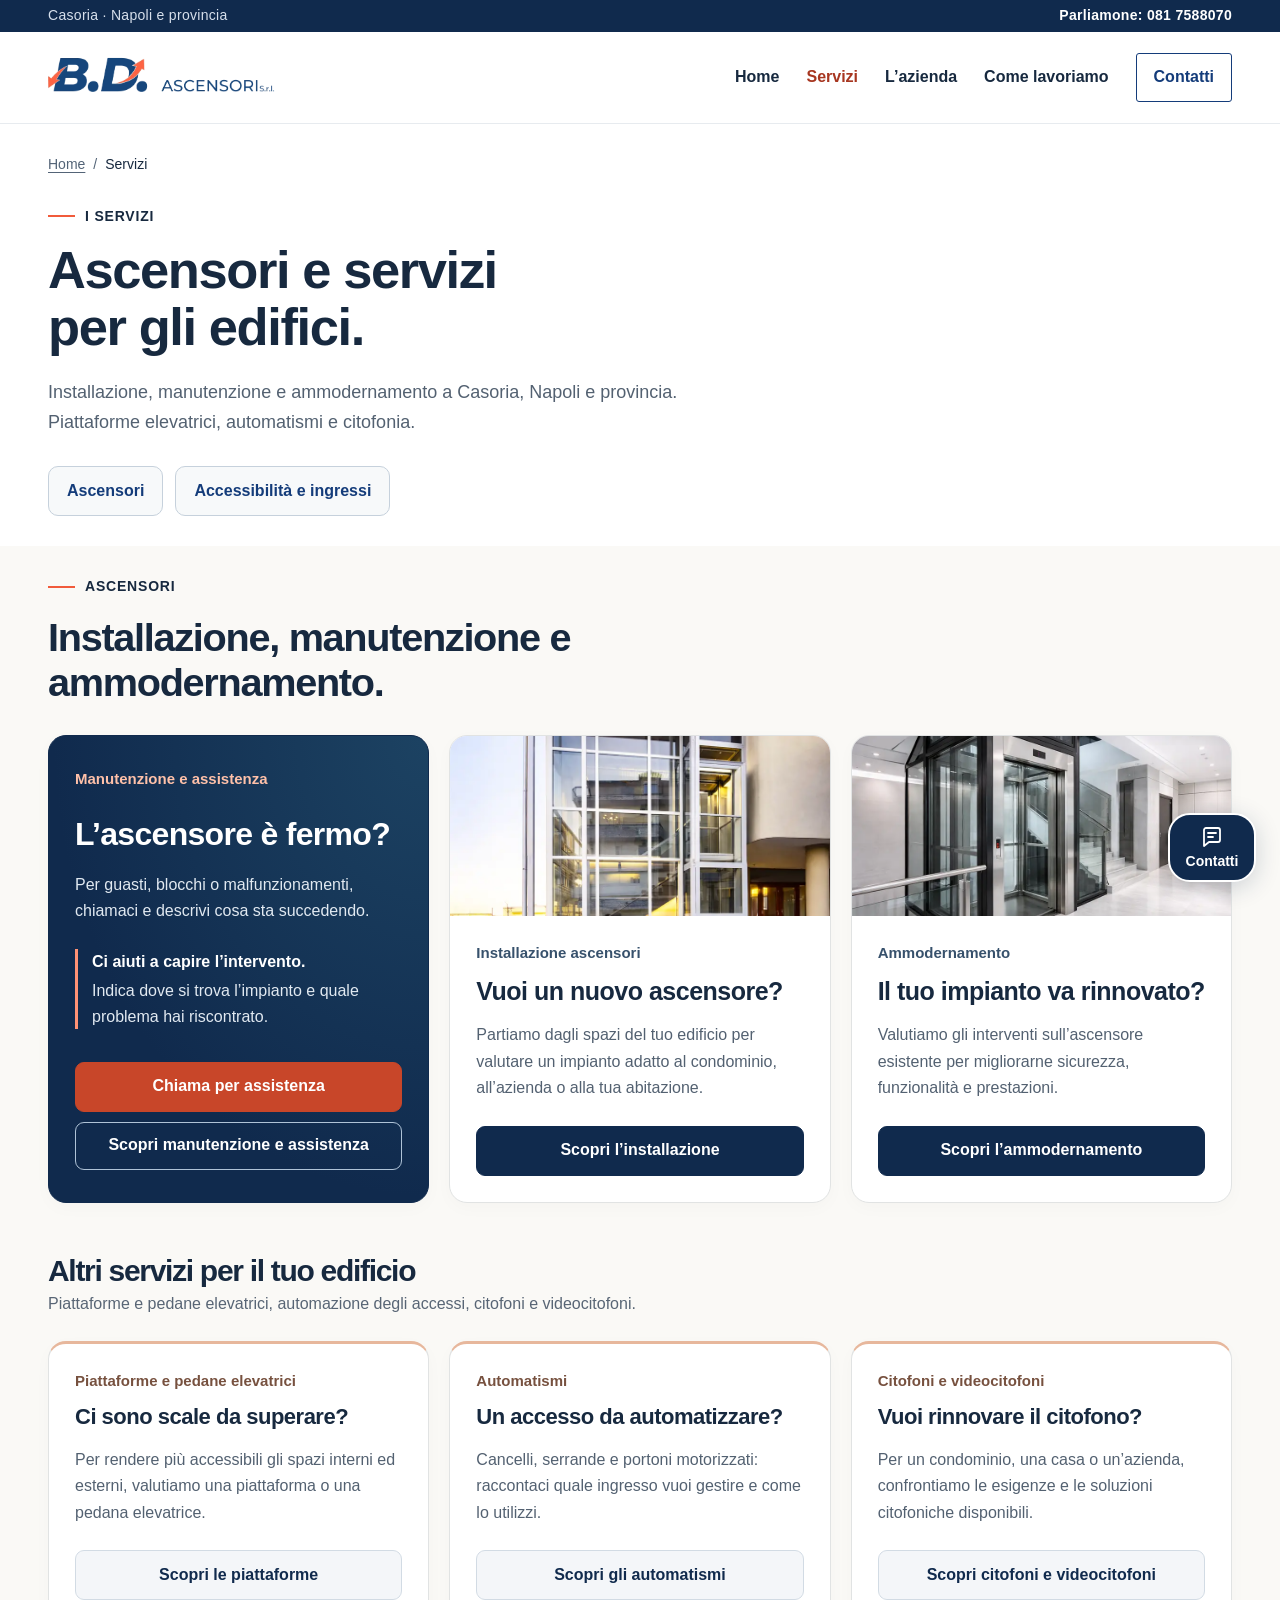
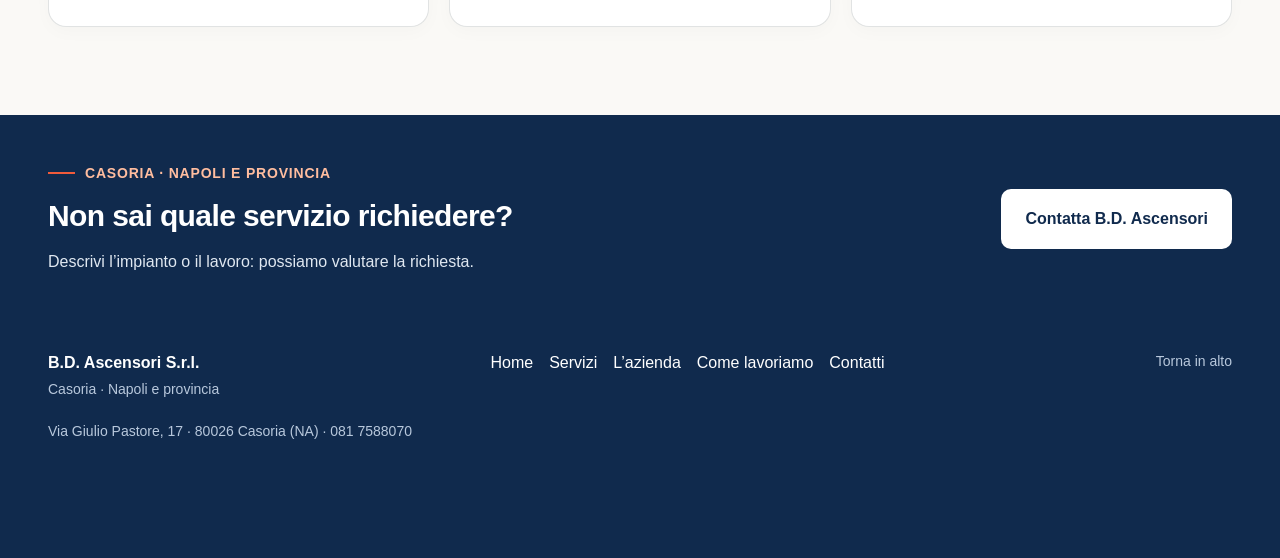
<file: servizi/index.html>
<!doctype html>
<html lang="it"><head><meta charset="utf-8"><meta name="viewport" content="width=device-width, initial-scale=1"><meta name="robots" content="noindex, nofollow"><meta name="description" content="Installazione, manutenzione e ammodernamento ascensori, piattaforme elevatrici, automatismi e citofonia a Casoria, Napoli e provincia."><title>Servizi per ascensori ed edifici a Napoli — B.D. Ascensori</title><link rel="stylesheet" href="../assets/site.css?v=216cb8eb8f9e"><script src="../assets/site.js?v=238bcd72be92" defer></script></head>
<body id="inizio" class="inner-page services-page">
<a class="skip" href="#contenuto">Vai al contenuto</a><div class="topline"><div class="wrap"><span>Casoria · Napoli e provincia</span><a href="tel:+390817588070">Parliamone: 081 7588070</a></div></div>
<header class="site-header"><div class="wrap header-inner"><a class="logo" href="../" aria-label="B.D. Ascensori, homepage"><img src="../assets/logo.webp" width="1335" height="300" alt="B.D. Ascensori S.r.l."></a><button class="menu-button" aria-expanded="false" aria-controls="menu">Menu <span aria-hidden="true">☰</span></button><nav class="nav" id="menu" aria-label="Navigazione principale"><a href="../">Home</a><a href="../servizi/" aria-current="page">Servizi</a><a href="../azienda/">L’azienda</a><a href="../come-lavoriamo/">Come lavoriamo</a><a class="nav-contact" href="../contatti/">Contatti</a></nav></div></header>
<main id="contenuto" tabindex="-1"><section class="inner-opening services-opening"><div class="wrap"><nav class="breadcrumb" aria-label="Percorso della pagina"><a href="../">Home</a><span aria-hidden="true">/</span><span aria-current="page">Servizi</span></nav><div class="eyebrow">I servizi</div><h1>Ascensori e servizi<br>per gli edifici.</h1><p class="opening-intro">Installazione, manutenzione e ammodernamento a Casoria, Napoli e provincia. Piattaforme elevatrici, automatismi e citofonia.</p><nav class="service-jump-links" aria-label="Gruppi di servizi"><a href="../servizi/">Ascensori</a><a href="#altri-servizi">Accessibilità e ingressi</a></nav></div></section><section class="section" id="servizi" aria-labelledby="servizi-title"><div class="wrap">
      <div class="reading-head"><div><div class="eyebrow">Ascensori</div><h2 id="servizi-title">Installazione, manutenzione e ammodernamento.</h2></div></div>
      <div class="service-grid">
        <article class="service service-emergency"><div class="service-body"><span class="service-label">Manutenzione e assistenza</span><h3>L’ascensore è fermo?</h3><p>Per guasti, blocchi o malfunzionamenti, chiamaci e descrivi cosa sta succedendo.</p><div class="service-help"><strong>Ci aiuti a capire l’intervento.</strong>Indica dove si trova l’impianto e quale problema hai riscontrato.</div><a class="service-action" href="tel:+390817588070">Chiama per assistenza</a><a class="service-secondary" href="../servizi/manutenzione-assistenza/">Scopri manutenzione e assistenza</a></div></article>
        <article class="service"><img class="service-photo" src="../assets/ascensore-esterno.webp" width="800" height="1000" loading="lazy" alt="Ascensore esterno con struttura vetrata, fotografia di B.D. Ascensori"><div class="service-body"><span class="service-label">Installazione ascensori</span><h3>Vuoi un nuovo ascensore?</h3><p>Partiamo dagli spazi del tuo edificio per valutare un impianto adatto al condominio, all’azienda o alla tua abitazione.</p><a class="service-action" href="../servizi/installazione-ascensori/">Scopri l’installazione</a></div></article>
        <article class="service"><img class="service-photo" src="../assets/ascensore-interno.webp" width="900" height="600" loading="lazy" alt="Ascensore in un ambiente interno, fotografia di B.D. Ascensori"><div class="service-body"><span class="service-label">Ammodernamento</span><h3>Il tuo impianto va rinnovato?</h3><p>Valutiamo gli interventi sull’ascensore esistente per migliorarne sicurezza, funzionalità e prestazioni.</p><a class="service-action" href="../servizi/ammodernamento-ascensori/">Scopri l’ammodernamento</a></div></article>
      </div>
      <h2 class="service-more-heading" id="altri-servizi">Altri servizi per il tuo edificio</h2><p class="service-more-intro">Piattaforme e pedane elevatrici, automazione degli accessi, citofoni e videocitofoni.</p>
      <div class="service-grid service-additional">
        <article class="service"><div class="service-body"><span class="service-label">Piattaforme e pedane elevatrici</span><h3>Ci sono scale da superare?</h3><p>Per rendere più accessibili gli spazi interni ed esterni, valutiamo una piattaforma o una pedana elevatrice.</p><a class="service-action" href="../servizi/piattaforme-elevatrici/">Scopri le piattaforme</a></div></article>
        <article class="service"><div class="service-body"><span class="service-label">Automatismi</span><h3>Un accesso da automatizzare?</h3><p>Cancelli, serrande e portoni motorizzati: raccontaci quale ingresso vuoi gestire e come lo utilizzi.</p><a class="service-action" href="../servizi/automatismi/">Scopri gli automatismi</a></div></article>
        <article class="service"><div class="service-body"><span class="service-label">Citofoni e videocitofoni</span><h3>Vuoi rinnovare il citofono?</h3><p>Per un condominio, una casa o un’azienda, confrontiamo le esigenze e le soluzioni citofoniche disponibili.</p><a class="service-action" href="../servizi/citofoni-videocitofoni/">Scopri citofoni e videocitofoni</a></div></article>
      </div>
    </div></section><section class="inner-contact-band"><div class="wrap"><div><div class="eyebrow">Casoria · Napoli e provincia</div><h2>Non sai quale servizio richiedere?</h2><p>Descrivi l’impianto o il lavoro: possiamo valutare la richiesta.</p></div><a class="btn btn-white" href="../contatti/">Contatta B.D. Ascensori</a></div></section></main>
<footer class="footer"><div class="wrap"><div><strong>B.D. Ascensori S.r.l.</strong>Casoria · Napoli e provincia</div><nav class="footer-links" aria-label="Pagine del sito"><a href="../">Home</a><a href="../servizi/">Servizi</a><a href="../azienda/">L’azienda</a><a href="../come-lavoriamo/">Come lavoriamo</a><a href="../contatti/">Contatti</a></nav><a class="back-top" href="#inizio">Torna in alto</a></div><div class="wrap footer-meta"><p>Via Giulio Pastore, 17 · 80026 Casoria (NA) · <a href="tel:+390817588070">081 7588070</a></p></div></footer><div class="contact-floating">
  <section class="contact-panel" id="contatto-rapido" aria-label="Contatta B.D. Ascensori" hidden>
    <div class="contact-panel-heading"><div><span>B.D. Ascensori</span><h2>Parliamone.</h2></div><button type="button" class="contact-close" aria-label="Chiudi contatti"><svg viewBox="0 0 24 24" fill="none" stroke="currentColor" stroke-width="2" stroke-linecap="round" aria-hidden="true"><path d="m6 6 12 12M18 6 6 18"/></svg></button></div>
    <a class="contact-phone" href="tel:+390817588070"><span class="contact-action-icon"><svg viewBox="0 0 24 24" fill="none" stroke="currentColor" stroke-width="1.8" stroke-linecap="round" stroke-linejoin="round" aria-hidden="true"><path d="M7 3H4a1 1 0 0 0-1 1c0 9.4 7.6 17 17 17a1 1 0 0 0 1-1v-3l-5-2-2 2a15 15 0 0 1-7-7l2-2z"/></svg></span><span><strong>Chiamaci</strong><small>081 7588070</small></span></a>
    <details class="contact-whatsapp"><summary><span class="contact-action-icon"><svg viewBox="0 0 24 24" fill="none" stroke="currentColor" stroke-width="1.8" stroke-linecap="round" stroke-linejoin="round" aria-hidden="true"><path d="M21 11.5a9 9 0 0 1-13.4 7.8L3 21l1.6-4.7A9 9 0 1 1 21 11.5Z"/><path d="m8 7 2 3-1 1c1 2 2 3 4 4l1-1 3 2c-2 3-9-1-10-5-.4-1.4 0-3 1-4Z"/></svg></span><span><strong>WhatsApp</strong><small>Scegli il cellulare</small></span></summary><div class="whatsapp-numbers"><a href="https://wa.me/393387724607" target="_blank" rel="noopener noreferrer" aria-label="Apri WhatsApp al 338 7724607">338 7724607 <span aria-hidden="true">Apri chat</span></a><a href="https://wa.me/393389017297" target="_blank" rel="noopener noreferrer" aria-label="Apri WhatsApp al 338 9017297">338 9017297 <span aria-hidden="true">Apri chat</span></a></div></details>
  </section>
  <button type="button" class="contact-toggle" aria-expanded="false" aria-controls="contatto-rapido" aria-label="Apri telefono e WhatsApp"><svg class="contact-toggle-icon" viewBox="0 0 24 24" fill="none" stroke="currentColor" stroke-width="1.8" stroke-linecap="round" stroke-linejoin="round" aria-hidden="true"><path d="M20 15a2 2 0 0 1-2 2H9l-5 4V5a2 2 0 0 1 2-2h12a2 2 0 0 1 2 2Z"/><path d="M8 8h8M8 12h5"/></svg><span>Contatti</span></button>
</div>
<button type="button" class="scroll-top" aria-label="Torna all’inizio della pagina" title="Torna su" hidden><svg viewBox="0 0 24 24" fill="none" stroke="currentColor" stroke-width="2" stroke-linecap="round" stroke-linejoin="round" aria-hidden="true"><path d="m6 14 6-6 6 6"/></svg></button>
</body></html>
</file>
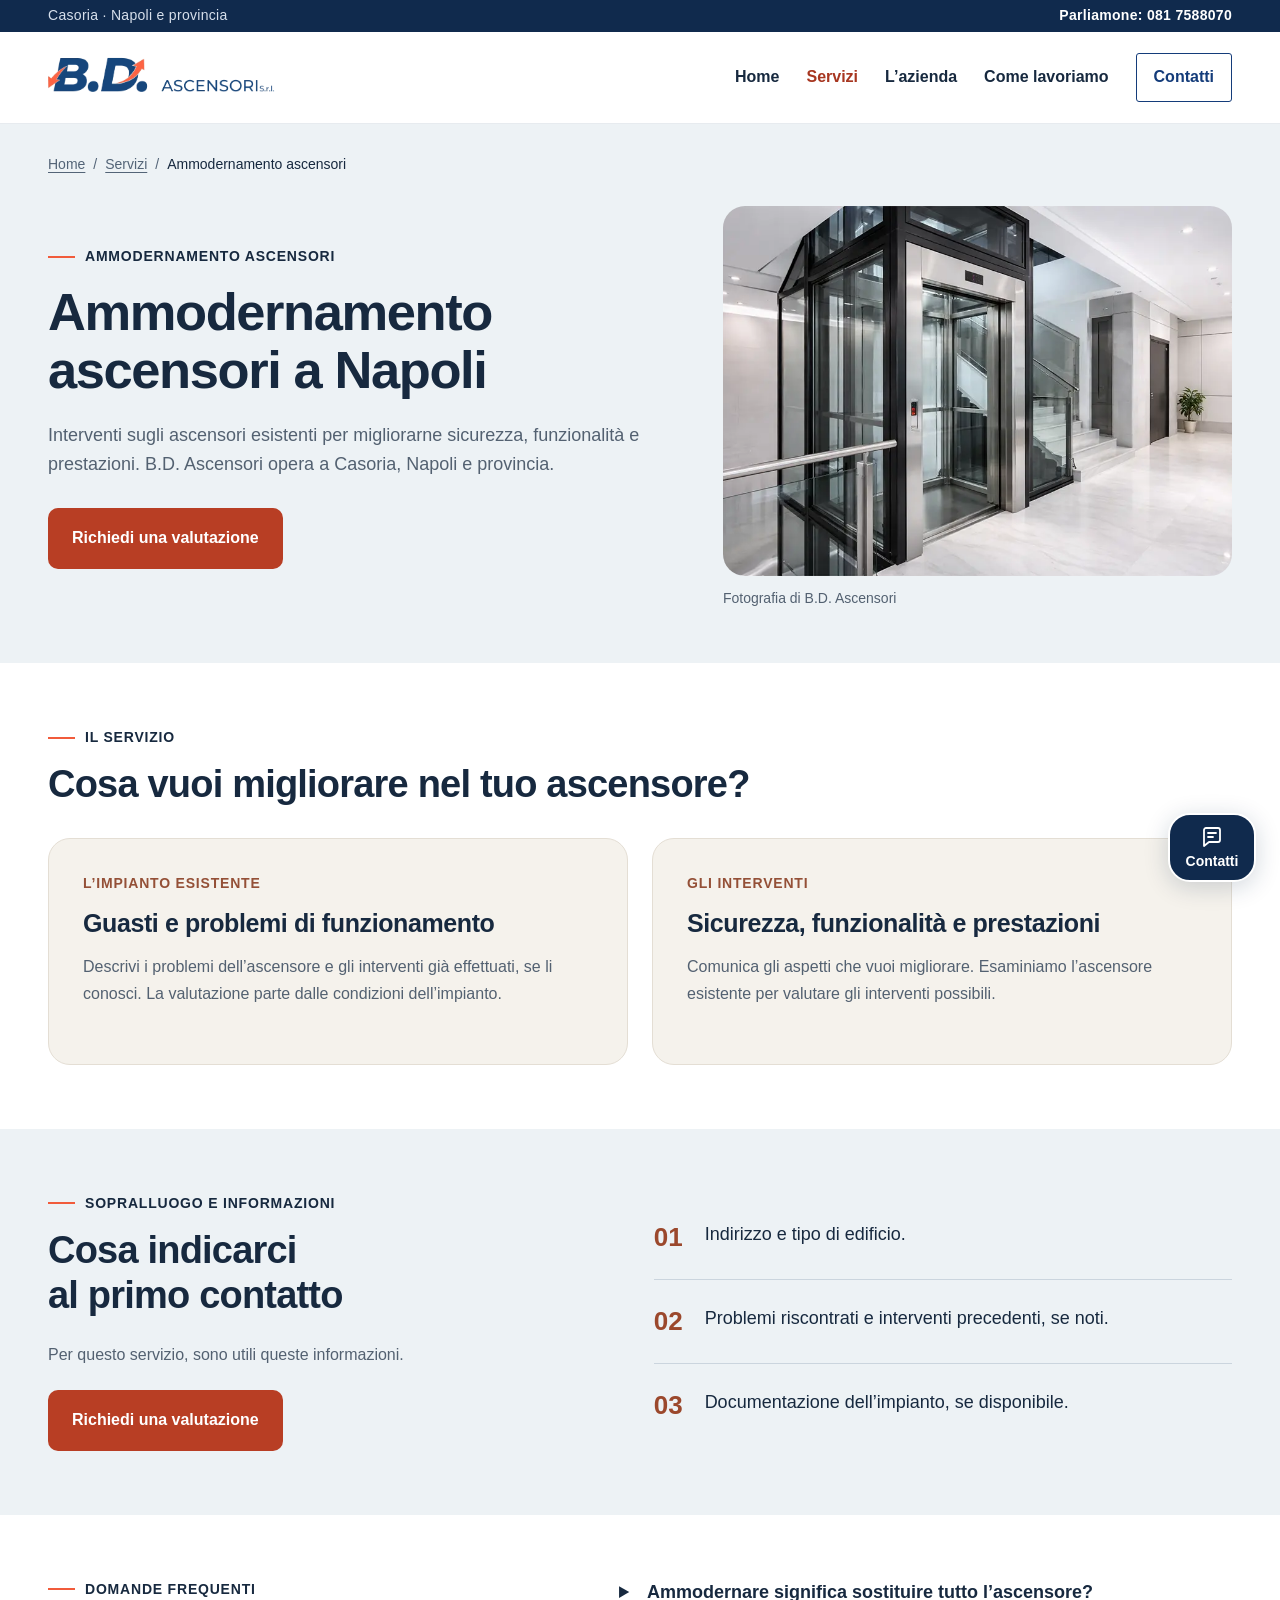
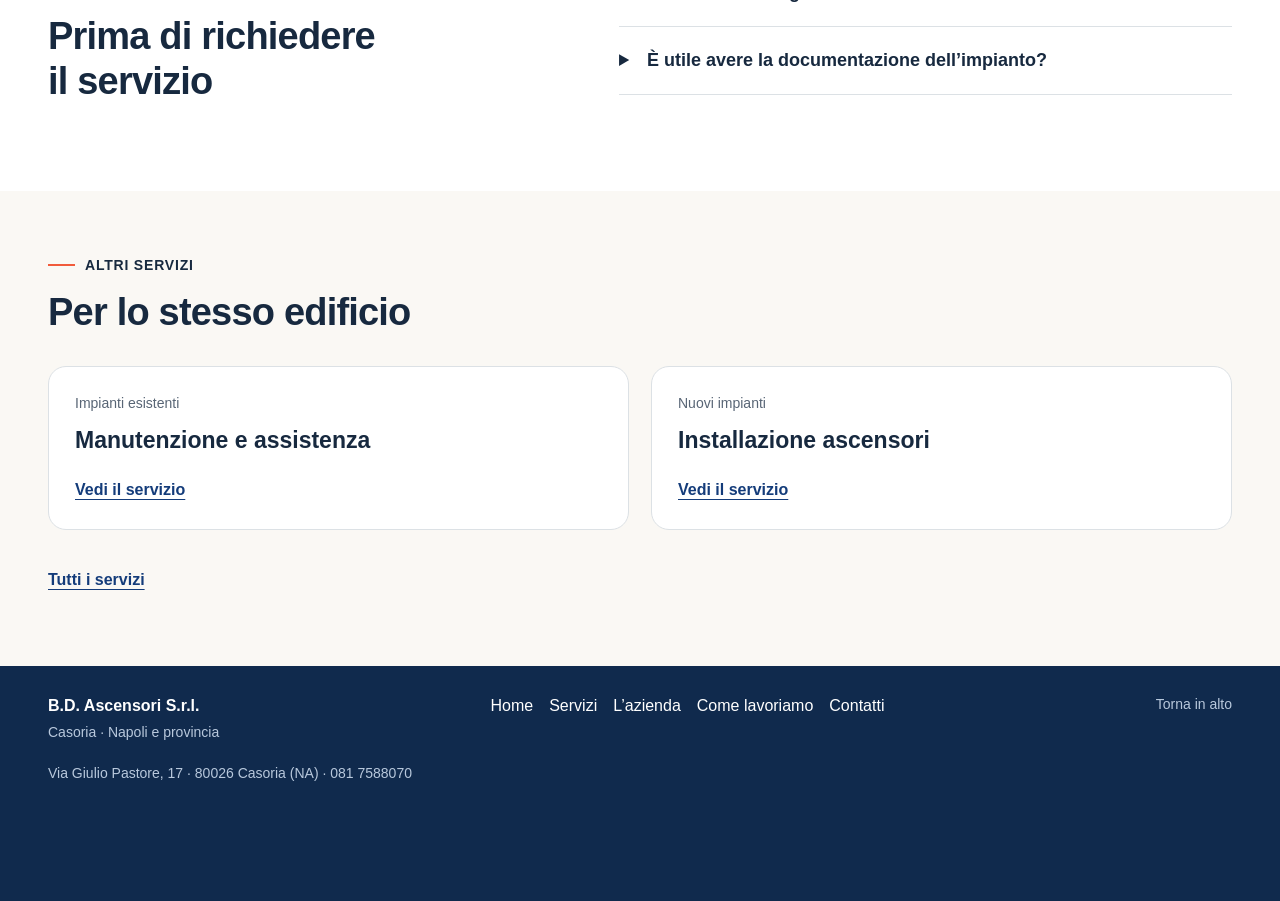
<file: servizi/ammodernamento-ascensori/index.html>
<!doctype html>
<html lang="it"><head><meta charset="utf-8"><meta name="viewport" content="width=device-width, initial-scale=1"><meta name="robots" content="noindex, nofollow"><meta name="description" content="Interventi sugli ascensori esistenti per migliorarne sicurezza, funzionalità e prestazioni. B.D. Ascensori opera a Casoria, Napoli e provincia."><title>Ammodernamento ascensori a Napoli — B.D. Ascensori</title><link rel="stylesheet" href="../../assets/site.css?v=216cb8eb8f9e"><script src="../../assets/site.js?v=238bcd72be92" defer></script></head>
<body id="inizio" class="inner-page service-detail-page ">
<a class="skip" href="#contenuto">Vai al contenuto</a><div class="topline"><div class="wrap"><span>Casoria · Napoli e provincia</span><a href="tel:+390817588070">Parliamone: 081 7588070</a></div></div>
<header class="site-header"><div class="wrap header-inner"><a class="logo" href="../../" aria-label="B.D. Ascensori, homepage"><img src="../../assets/logo.webp" width="1335" height="300" alt="B.D. Ascensori S.r.l."></a><button class="menu-button" aria-expanded="false" aria-controls="menu">Menu <span aria-hidden="true">☰</span></button><nav class="nav" id="menu" aria-label="Navigazione principale"><a href="../../">Home</a><a href="../../servizi/" aria-current="page">Servizi</a><a href="../../azienda/">L’azienda</a><a href="../../come-lavoriamo/">Come lavoriamo</a><a class="nav-contact" href="../../contatti/">Contatti</a></nav></div></header>
<main id="contenuto" tabindex="-1"><section class="inner-opening service-opening service-opening-rinnovo"><div class="wrap"><nav class="breadcrumb" aria-label="Percorso della pagina"><a href="../../">Home</a><span aria-hidden="true">/</span><a href="../../servizi/">Servizi</a><span aria-hidden="true">/</span><span aria-current="page">Ammodernamento ascensori</span></nav><div class="opening-grid"><div><div class="eyebrow">Ammodernamento ascensori</div><h1>Ammodernamento ascensori a Napoli</h1><p class="opening-intro">Interventi sugli ascensori esistenti per migliorarne sicurezza, funzionalità e prestazioni. B.D. Ascensori opera a Casoria, Napoli e provincia.</p><div class="actions"><a class="btn btn-primary" href="../../contatti/?servizio=ammodernamento-ascensori">Richiedi una valutazione</a></div></div><figure class="service-opening-photo"><img src="../../assets/ascensore-interno.webp" width="900" height="600" alt="Ascensore in un ambiente interno: fotografia di B.D. Ascensori" fetchpriority="high"><figcaption>Fotografia di B.D. Ascensori</figcaption></figure></div></div></section><section class="reading-section service-work"><div class="wrap"><div class="reading-head"><div><div class="eyebrow">Il servizio</div><h2>Cosa vuoi migliorare nel tuo ascensore?</h2></div></div><div class="work-cards"><article class="work-card"><span class="card-label">L’impianto esistente</span><h3>Guasti e problemi di funzionamento</h3><p>Descrivi i problemi dell’ascensore e gli interventi già effettuati, se li conosci. La valutazione parte dalle condizioni dell’impianto.</p></article><article class="work-card"><span class="card-label">Gli interventi</span><h3>Sicurezza, funzionalità e prestazioni</h3><p>Comunica gli aspetti che vuoi migliorare. Esaminiamo l’ascensore esistente per valutare gli interventi possibili.</p></article></div></div></section><section class="reading-section preparation-section"><div class="wrap preparation-grid"><div><div class="eyebrow">Sopralluogo e informazioni</div><h2>Cosa indicarci<br>al primo contatto</h2><p>Per questo servizio, sono utili queste informazioni.</p><a class="btn btn-primary" href="../../contatti/?servizio=ammodernamento-ascensori">Richiedi una valutazione</a></div><ol class="preparation-list"><li><span aria-hidden="true">01</span><p>Indirizzo e tipo di edificio.</p></li><li><span aria-hidden="true">02</span><p>Problemi riscontrati e interventi precedenti, se noti.</p></li><li><span aria-hidden="true">03</span><p>Documentazione dell’impianto, se disponibile.</p></li></ol></div></section><section class="reading-section questions-section"><div class="wrap question-grid"><div><div class="eyebrow">Domande frequenti</div><h2>Prima di richiedere<br>il servizio</h2></div><div class="question-list"><details><summary>Ammodernare significa sostituire tutto l’ascensore?</summary><p>Gli interventi dipendono dalle condizioni dell’impianto e dalle esigenze dell’edificio. Occorre esaminare l’ascensore prima di definire il lavoro.</p></details><details><summary>È utile avere la documentazione dell’impianto?</summary><p>Se disponibile, segnalala al primo contatto insieme ai problemi riscontrati e agli aspetti che vuoi migliorare.</p></details></div></div></section><section class="reading-section related-section"><div class="wrap"><div class="reading-head"><div><div class="eyebrow">Altri servizi</div><h2>Per lo stesso edificio</h2></div></div><div class="related-cards"><a href="../../servizi/manutenzione-assistenza/"><span>Impianti esistenti</span><strong>Manutenzione e assistenza</strong><b>Vedi il servizio</b></a><a href="../../servizi/installazione-ascensori/"><span>Nuovi impianti</span><strong>Installazione ascensori</strong><b>Vedi il servizio</b></a></div><a class="text-link all-services" href="../../servizi/">Tutti i servizi</a></div></section></main>
<footer class="footer"><div class="wrap"><div><strong>B.D. Ascensori S.r.l.</strong>Casoria · Napoli e provincia</div><nav class="footer-links" aria-label="Pagine del sito"><a href="../../">Home</a><a href="../../servizi/">Servizi</a><a href="../../azienda/">L’azienda</a><a href="../../come-lavoriamo/">Come lavoriamo</a><a href="../../contatti/">Contatti</a></nav><a class="back-top" href="#inizio">Torna in alto</a></div><div class="wrap footer-meta"><p>Via Giulio Pastore, 17 · 80026 Casoria (NA) · <a href="tel:+390817588070">081 7588070</a></p></div></footer><div class="contact-floating">
  <section class="contact-panel" id="contatto-rapido" aria-label="Contatta B.D. Ascensori" hidden>
    <div class="contact-panel-heading"><div><span>B.D. Ascensori</span><h2>Parliamone.</h2></div><button type="button" class="contact-close" aria-label="Chiudi contatti"><svg viewBox="0 0 24 24" fill="none" stroke="currentColor" stroke-width="2" stroke-linecap="round" aria-hidden="true"><path d="m6 6 12 12M18 6 6 18"/></svg></button></div>
    <a class="contact-phone" href="tel:+390817588070"><span class="contact-action-icon"><svg viewBox="0 0 24 24" fill="none" stroke="currentColor" stroke-width="1.8" stroke-linecap="round" stroke-linejoin="round" aria-hidden="true"><path d="M7 3H4a1 1 0 0 0-1 1c0 9.4 7.6 17 17 17a1 1 0 0 0 1-1v-3l-5-2-2 2a15 15 0 0 1-7-7l2-2z"/></svg></span><span><strong>Chiamaci</strong><small>081 7588070</small></span></a>
    <details class="contact-whatsapp"><summary><span class="contact-action-icon"><svg viewBox="0 0 24 24" fill="none" stroke="currentColor" stroke-width="1.8" stroke-linecap="round" stroke-linejoin="round" aria-hidden="true"><path d="M21 11.5a9 9 0 0 1-13.4 7.8L3 21l1.6-4.7A9 9 0 1 1 21 11.5Z"/><path d="m8 7 2 3-1 1c1 2 2 3 4 4l1-1 3 2c-2 3-9-1-10-5-.4-1.4 0-3 1-4Z"/></svg></span><span><strong>WhatsApp</strong><small>Scegli il cellulare</small></span></summary><div class="whatsapp-numbers"><a href="https://wa.me/393387724607" target="_blank" rel="noopener noreferrer" aria-label="Apri WhatsApp al 338 7724607">338 7724607 <span aria-hidden="true">Apri chat</span></a><a href="https://wa.me/393389017297" target="_blank" rel="noopener noreferrer" aria-label="Apri WhatsApp al 338 9017297">338 9017297 <span aria-hidden="true">Apri chat</span></a></div></details>
  </section>
  <button type="button" class="contact-toggle" aria-expanded="false" aria-controls="contatto-rapido" aria-label="Apri telefono e WhatsApp"><svg class="contact-toggle-icon" viewBox="0 0 24 24" fill="none" stroke="currentColor" stroke-width="1.8" stroke-linecap="round" stroke-linejoin="round" aria-hidden="true"><path d="M20 15a2 2 0 0 1-2 2H9l-5 4V5a2 2 0 0 1 2-2h12a2 2 0 0 1 2 2Z"/><path d="M8 8h8M8 12h5"/></svg><span>Contatti</span></button>
</div>
<button type="button" class="scroll-top" aria-label="Torna all’inizio della pagina" title="Torna su" hidden><svg viewBox="0 0 24 24" fill="none" stroke="currentColor" stroke-width="2" stroke-linecap="round" stroke-linejoin="round" aria-hidden="true"><path d="m6 14 6-6 6 6"/></svg></button>
</body></html>
</file>
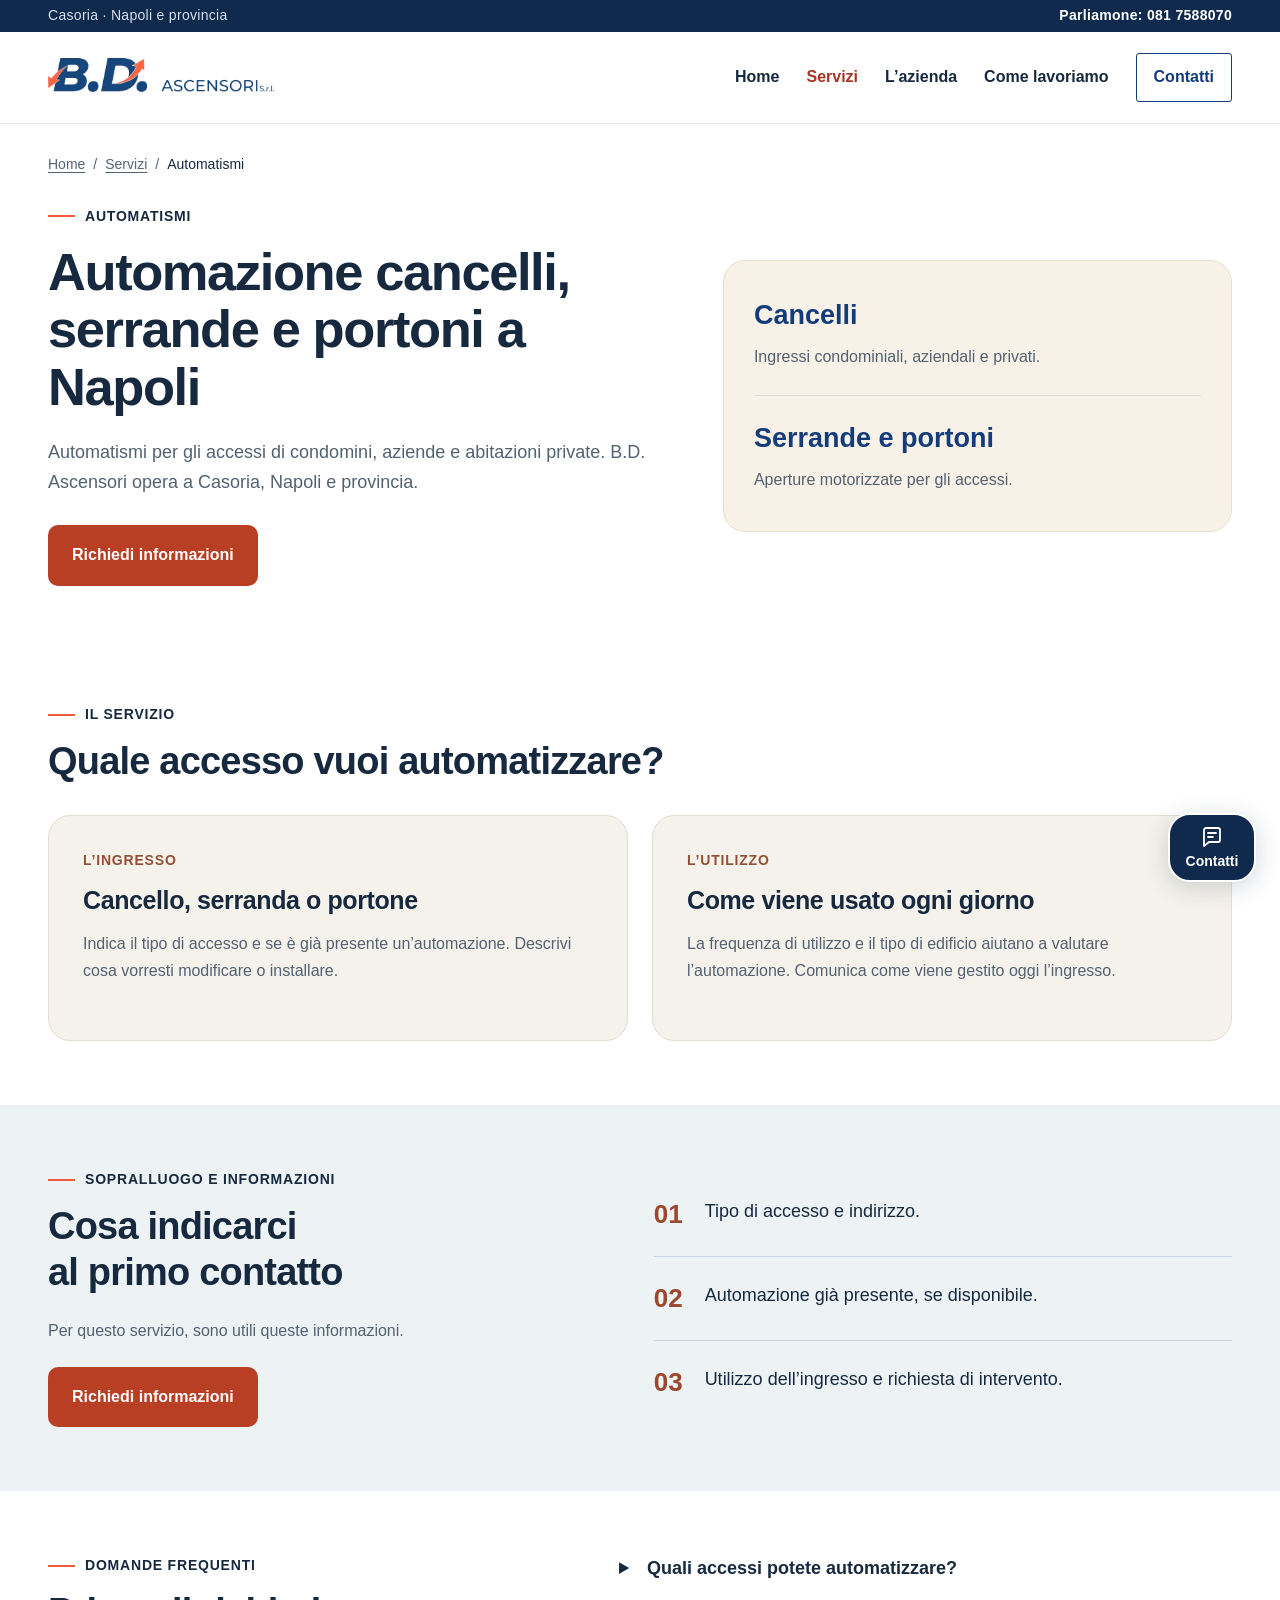
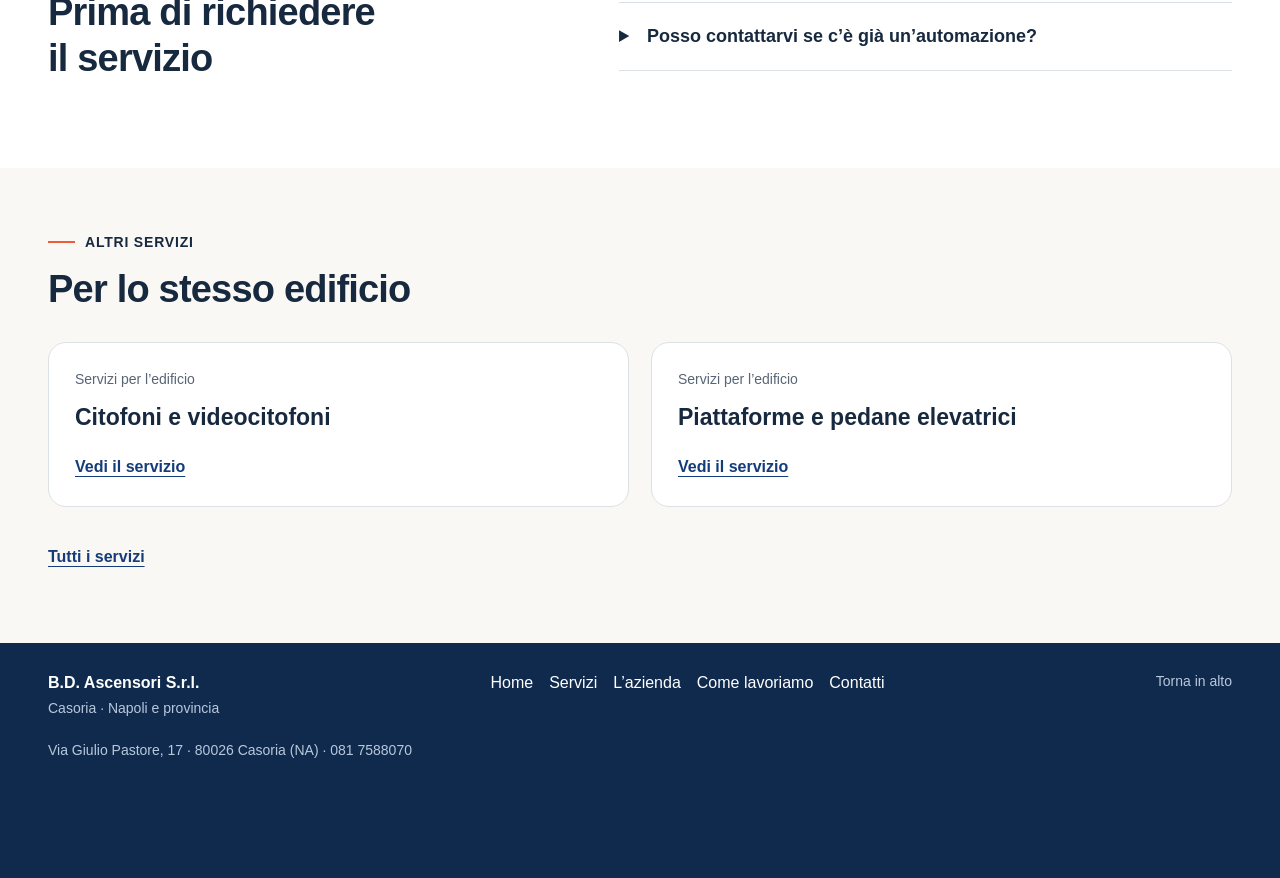
<file: servizi/automatismi/index.html>
<!doctype html>
<html lang="it"><head><meta charset="utf-8"><meta name="viewport" content="width=device-width, initial-scale=1"><meta name="robots" content="noindex, nofollow"><meta name="description" content="Automatismi per gli accessi di condomini, aziende e abitazioni private. B.D. Ascensori opera a Casoria, Napoli e provincia."><title>Automazione cancelli, serrande e portoni a Napoli — B.D. Ascensori</title><link rel="stylesheet" href="../../assets/site.css?v=216cb8eb8f9e"><script src="../../assets/site.js?v=238bcd72be92" defer></script></head>
<body id="inizio" class="inner-page service-detail-page ">
<a class="skip" href="#contenuto">Vai al contenuto</a><div class="topline"><div class="wrap"><span>Casoria · Napoli e provincia</span><a href="tel:+390817588070">Parliamone: 081 7588070</a></div></div>
<header class="site-header"><div class="wrap header-inner"><a class="logo" href="../../" aria-label="B.D. Ascensori, homepage"><img src="../../assets/logo.webp" width="1335" height="300" alt="B.D. Ascensori S.r.l."></a><button class="menu-button" aria-expanded="false" aria-controls="menu">Menu <span aria-hidden="true">☰</span></button><nav class="nav" id="menu" aria-label="Navigazione principale"><a href="../../">Home</a><a href="../../servizi/" aria-current="page">Servizi</a><a href="../../azienda/">L’azienda</a><a href="../../come-lavoriamo/">Come lavoriamo</a><a class="nav-contact" href="../../contatti/">Contatti</a></nav></div></header>
<main id="contenuto" tabindex="-1"><section class="inner-opening service-opening service-opening-accessi"><div class="wrap"><nav class="breadcrumb" aria-label="Percorso della pagina"><a href="../../">Home</a><span aria-hidden="true">/</span><a href="../../servizi/">Servizi</a><span aria-hidden="true">/</span><span aria-current="page">Automatismi</span></nav><div class="opening-grid"><div><div class="eyebrow">Automatismi</div><h1>Automazione cancelli, serrande e portoni a Napoli</h1><p class="opening-intro">Automatismi per gli accessi di condomini, aziende e abitazioni private. B.D. Ascensori opera a Casoria, Napoli e provincia.</p><div class="actions"><a class="btn btn-primary" href="../../contatti/?servizio=automatismi">Richiedi informazioni</a></div></div><div class="service-topics" aria-label="Automatismi"><div><strong>Cancelli</strong><p>Ingressi condominiali, aziendali e privati.</p></div><div><strong>Serrande e portoni</strong><p>Aperture motorizzate per gli accessi.</p></div></div></div></div></section><section class="reading-section service-work"><div class="wrap"><div class="reading-head"><div><div class="eyebrow">Il servizio</div><h2>Quale accesso vuoi automatizzare?</h2></div></div><div class="work-cards"><article class="work-card"><span class="card-label">L’ingresso</span><h3>Cancello, serranda o portone</h3><p>Indica il tipo di accesso e se è già presente un’automazione. Descrivi cosa vorresti modificare o installare.</p></article><article class="work-card"><span class="card-label">L’utilizzo</span><h3>Come viene usato ogni giorno</h3><p>La frequenza di utilizzo e il tipo di edificio aiutano a valutare l’automazione. Comunica come viene gestito oggi l’ingresso.</p></article></div></div></section><section class="reading-section preparation-section"><div class="wrap preparation-grid"><div><div class="eyebrow">Sopralluogo e informazioni</div><h2>Cosa indicarci<br>al primo contatto</h2><p>Per questo servizio, sono utili queste informazioni.</p><a class="btn btn-primary" href="../../contatti/?servizio=automatismi">Richiedi informazioni</a></div><ol class="preparation-list"><li><span aria-hidden="true">01</span><p>Tipo di accesso e indirizzo.</p></li><li><span aria-hidden="true">02</span><p>Automazione già presente, se disponibile.</p></li><li><span aria-hidden="true">03</span><p>Utilizzo dell’ingresso e richiesta di intervento.</p></li></ol></div></section><section class="reading-section questions-section"><div class="wrap question-grid"><div><div class="eyebrow">Domande frequenti</div><h2>Prima di richiedere<br>il servizio</h2></div><div class="question-list"><details><summary>Quali accessi potete automatizzare?</summary><p>Ci occupiamo di automatismi per cancelli, serrande e portoni motorizzati.</p></details><details><summary>Posso contattarvi se c’è già un’automazione?</summary><p>Sì. Indica il tipo di accesso, l’automazione presente e la richiesta, così possiamo valutare il lavoro.</p></details></div></div></section><section class="reading-section related-section"><div class="wrap"><div class="reading-head"><div><div class="eyebrow">Altri servizi</div><h2>Per lo stesso edificio</h2></div></div><div class="related-cards"><a href="../../servizi/citofoni-videocitofoni/"><span>Servizi per l’edificio</span><strong>Citofoni e videocitofoni</strong><b>Vedi il servizio</b></a><a href="../../servizi/piattaforme-elevatrici/"><span>Servizi per l’edificio</span><strong>Piattaforme e pedane elevatrici</strong><b>Vedi il servizio</b></a></div><a class="text-link all-services" href="../../servizi/">Tutti i servizi</a></div></section></main>
<footer class="footer"><div class="wrap"><div><strong>B.D. Ascensori S.r.l.</strong>Casoria · Napoli e provincia</div><nav class="footer-links" aria-label="Pagine del sito"><a href="../../">Home</a><a href="../../servizi/">Servizi</a><a href="../../azienda/">L’azienda</a><a href="../../come-lavoriamo/">Come lavoriamo</a><a href="../../contatti/">Contatti</a></nav><a class="back-top" href="#inizio">Torna in alto</a></div><div class="wrap footer-meta"><p>Via Giulio Pastore, 17 · 80026 Casoria (NA) · <a href="tel:+390817588070">081 7588070</a></p></div></footer><div class="contact-floating">
  <section class="contact-panel" id="contatto-rapido" aria-label="Contatta B.D. Ascensori" hidden>
    <div class="contact-panel-heading"><div><span>B.D. Ascensori</span><h2>Parliamone.</h2></div><button type="button" class="contact-close" aria-label="Chiudi contatti"><svg viewBox="0 0 24 24" fill="none" stroke="currentColor" stroke-width="2" stroke-linecap="round" aria-hidden="true"><path d="m6 6 12 12M18 6 6 18"/></svg></button></div>
    <a class="contact-phone" href="tel:+390817588070"><span class="contact-action-icon"><svg viewBox="0 0 24 24" fill="none" stroke="currentColor" stroke-width="1.8" stroke-linecap="round" stroke-linejoin="round" aria-hidden="true"><path d="M7 3H4a1 1 0 0 0-1 1c0 9.4 7.6 17 17 17a1 1 0 0 0 1-1v-3l-5-2-2 2a15 15 0 0 1-7-7l2-2z"/></svg></span><span><strong>Chiamaci</strong><small>081 7588070</small></span></a>
    <details class="contact-whatsapp"><summary><span class="contact-action-icon"><svg viewBox="0 0 24 24" fill="none" stroke="currentColor" stroke-width="1.8" stroke-linecap="round" stroke-linejoin="round" aria-hidden="true"><path d="M21 11.5a9 9 0 0 1-13.4 7.8L3 21l1.6-4.7A9 9 0 1 1 21 11.5Z"/><path d="m8 7 2 3-1 1c1 2 2 3 4 4l1-1 3 2c-2 3-9-1-10-5-.4-1.4 0-3 1-4Z"/></svg></span><span><strong>WhatsApp</strong><small>Scegli il cellulare</small></span></summary><div class="whatsapp-numbers"><a href="https://wa.me/393387724607" target="_blank" rel="noopener noreferrer" aria-label="Apri WhatsApp al 338 7724607">338 7724607 <span aria-hidden="true">Apri chat</span></a><a href="https://wa.me/393389017297" target="_blank" rel="noopener noreferrer" aria-label="Apri WhatsApp al 338 9017297">338 9017297 <span aria-hidden="true">Apri chat</span></a></div></details>
  </section>
  <button type="button" class="contact-toggle" aria-expanded="false" aria-controls="contatto-rapido" aria-label="Apri telefono e WhatsApp"><svg class="contact-toggle-icon" viewBox="0 0 24 24" fill="none" stroke="currentColor" stroke-width="1.8" stroke-linecap="round" stroke-linejoin="round" aria-hidden="true"><path d="M20 15a2 2 0 0 1-2 2H9l-5 4V5a2 2 0 0 1 2-2h12a2 2 0 0 1 2 2Z"/><path d="M8 8h8M8 12h5"/></svg><span>Contatti</span></button>
</div>
<button type="button" class="scroll-top" aria-label="Torna all’inizio della pagina" title="Torna su" hidden><svg viewBox="0 0 24 24" fill="none" stroke="currentColor" stroke-width="2" stroke-linecap="round" stroke-linejoin="round" aria-hidden="true"><path d="m6 14 6-6 6 6"/></svg></button>
</body></html>
</file>
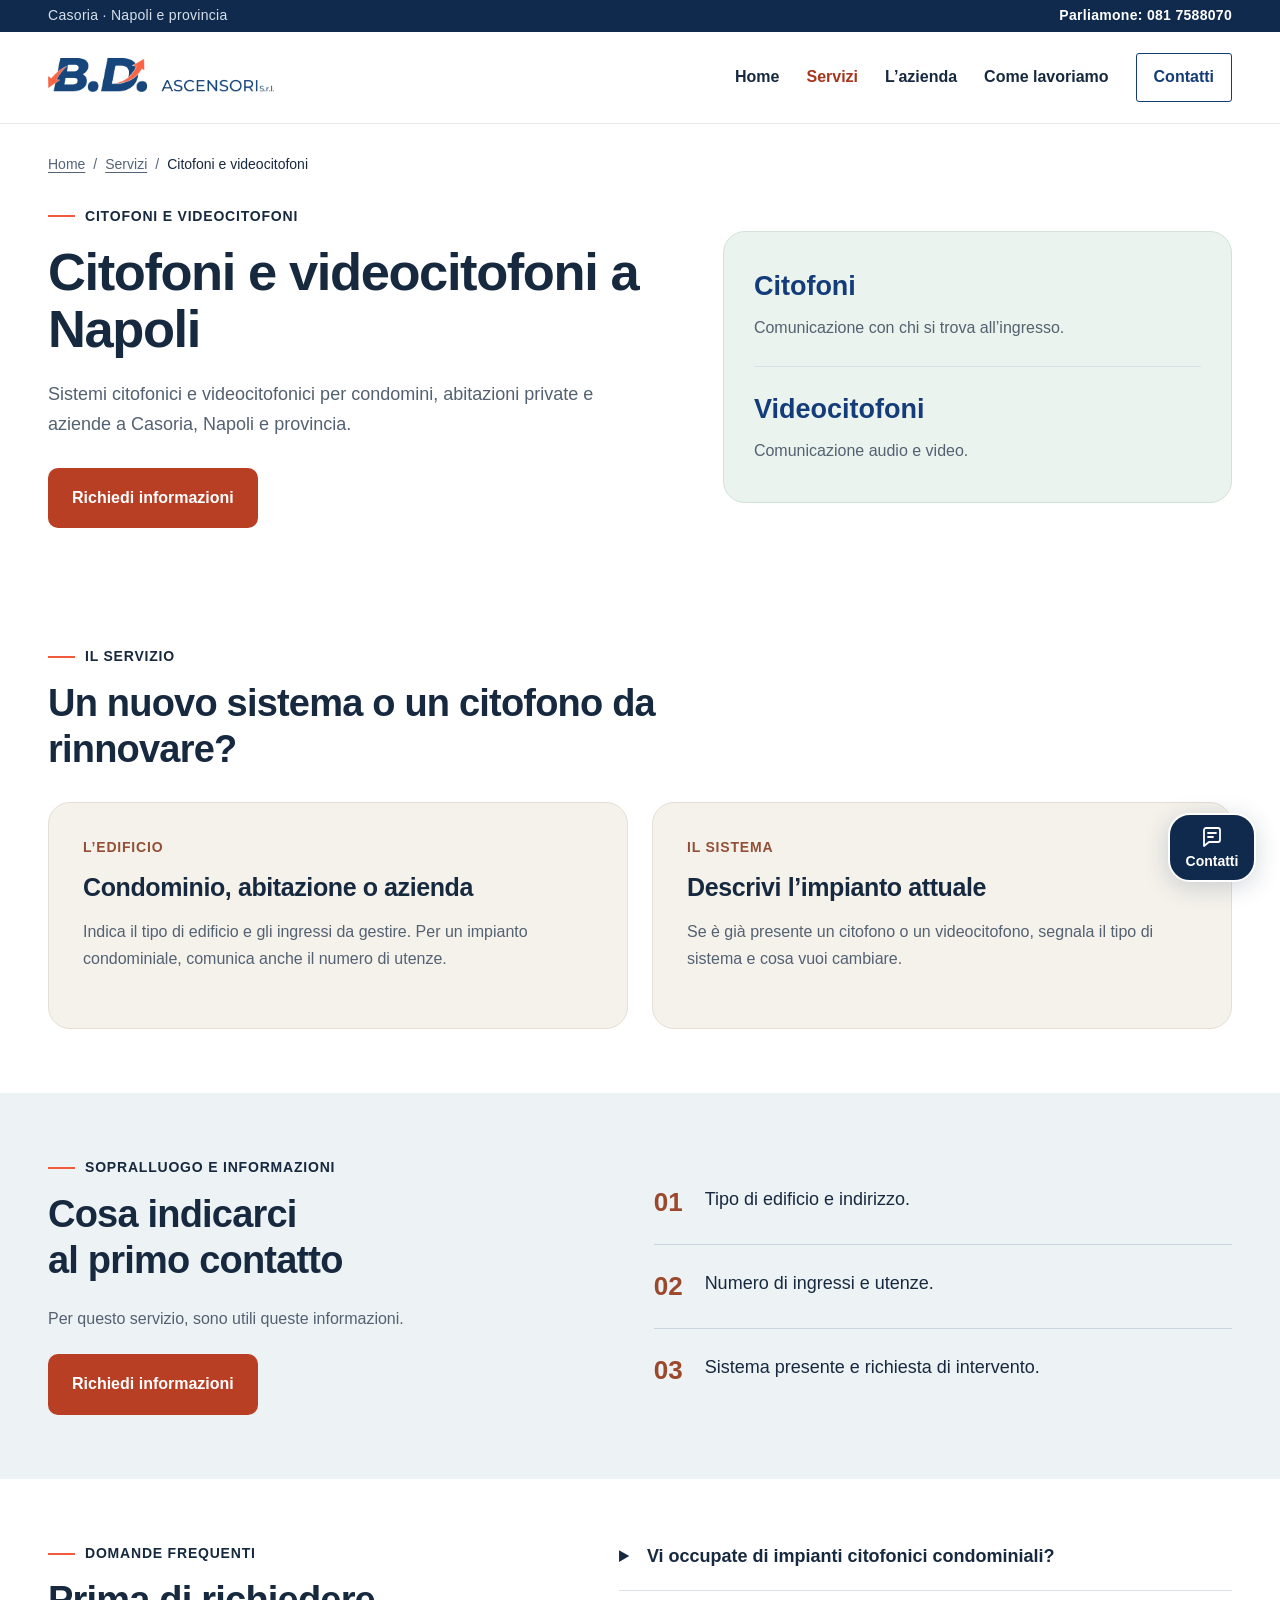
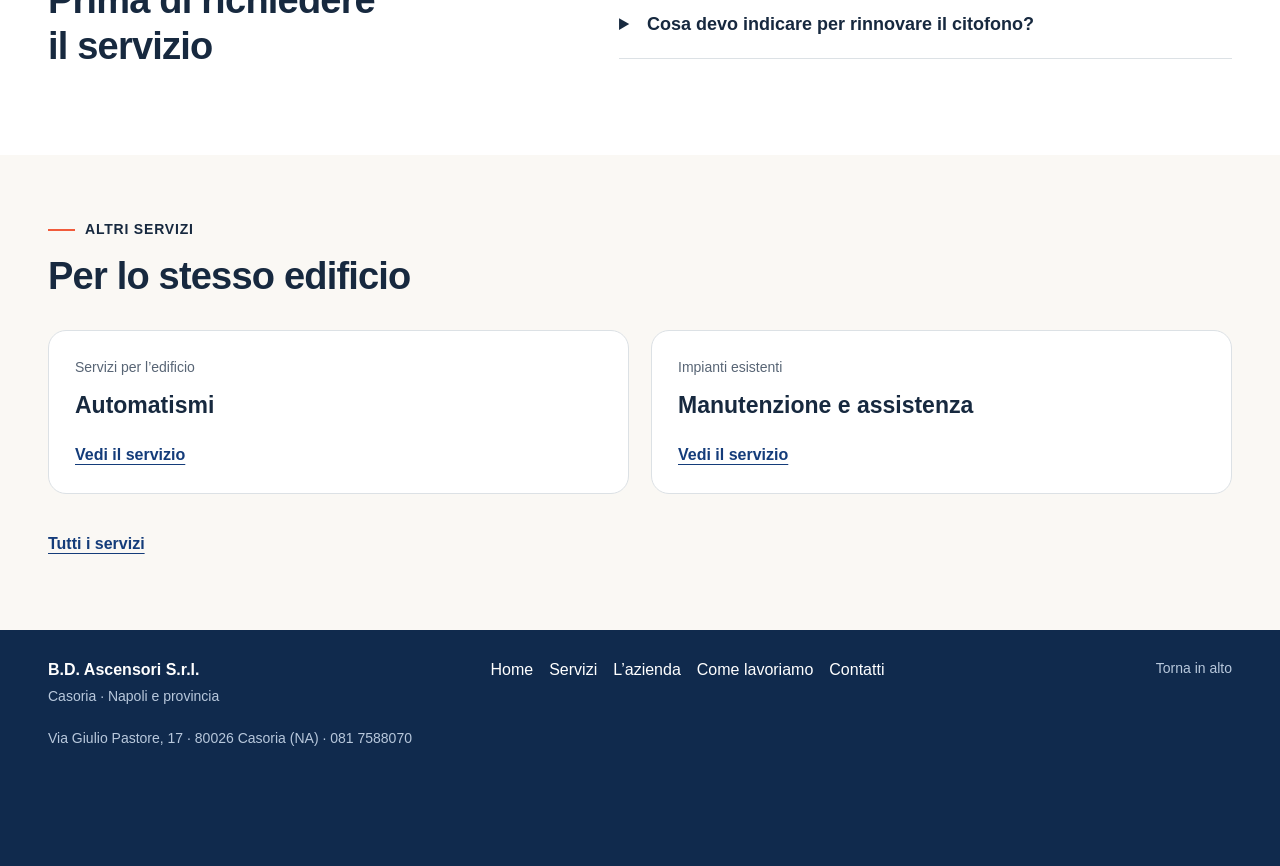
<file: servizi/citofoni-videocitofoni/index.html>
<!doctype html>
<html lang="it"><head><meta charset="utf-8"><meta name="viewport" content="width=device-width, initial-scale=1"><meta name="robots" content="noindex, nofollow"><meta name="description" content="Sistemi citofonici e videocitofonici per condomini, abitazioni private e aziende a Casoria, Napoli e provincia."><title>Citofoni e videocitofoni a Napoli — B.D. Ascensori</title><link rel="stylesheet" href="../../assets/site.css?v=216cb8eb8f9e"><script src="../../assets/site.js?v=238bcd72be92" defer></script></head>
<body id="inizio" class="inner-page service-detail-page ">
<a class="skip" href="#contenuto">Vai al contenuto</a><div class="topline"><div class="wrap"><span>Casoria · Napoli e provincia</span><a href="tel:+390817588070">Parliamone: 081 7588070</a></div></div>
<header class="site-header"><div class="wrap header-inner"><a class="logo" href="../../" aria-label="B.D. Ascensori, homepage"><img src="../../assets/logo.webp" width="1335" height="300" alt="B.D. Ascensori S.r.l."></a><button class="menu-button" aria-expanded="false" aria-controls="menu">Menu <span aria-hidden="true">☰</span></button><nav class="nav" id="menu" aria-label="Navigazione principale"><a href="../../">Home</a><a href="../../servizi/" aria-current="page">Servizi</a><a href="../../azienda/">L’azienda</a><a href="../../come-lavoriamo/">Come lavoriamo</a><a class="nav-contact" href="../../contatti/">Contatti</a></nav></div></header>
<main id="contenuto" tabindex="-1"><section class="inner-opening service-opening service-opening-comunicazione"><div class="wrap"><nav class="breadcrumb" aria-label="Percorso della pagina"><a href="../../">Home</a><span aria-hidden="true">/</span><a href="../../servizi/">Servizi</a><span aria-hidden="true">/</span><span aria-current="page">Citofoni e videocitofoni</span></nav><div class="opening-grid"><div><div class="eyebrow">Citofoni e videocitofoni</div><h1>Citofoni e videocitofoni a Napoli</h1><p class="opening-intro">Sistemi citofonici e videocitofonici per condomini, abitazioni private e aziende a Casoria, Napoli e provincia.</p><div class="actions"><a class="btn btn-primary" href="../../contatti/?servizio=citofoni-videocitofoni">Richiedi informazioni</a></div></div><div class="service-topics" aria-label="Citofoni e videocitofoni"><div><strong>Citofoni</strong><p>Comunicazione con chi si trova all’ingresso.</p></div><div><strong>Videocitofoni</strong><p>Comunicazione audio e video.</p></div></div></div></div></section><section class="reading-section service-work"><div class="wrap"><div class="reading-head"><div><div class="eyebrow">Il servizio</div><h2>Un nuovo sistema o un citofono da rinnovare?</h2></div></div><div class="work-cards"><article class="work-card"><span class="card-label">L’edificio</span><h3>Condominio, abitazione o azienda</h3><p>Indica il tipo di edificio e gli ingressi da gestire. Per un impianto condominiale, comunica anche il numero di utenze.</p></article><article class="work-card"><span class="card-label">Il sistema</span><h3>Descrivi l’impianto attuale</h3><p>Se è già presente un citofono o un videocitofono, segnala il tipo di sistema e cosa vuoi cambiare.</p></article></div></div></section><section class="reading-section preparation-section"><div class="wrap preparation-grid"><div><div class="eyebrow">Sopralluogo e informazioni</div><h2>Cosa indicarci<br>al primo contatto</h2><p>Per questo servizio, sono utili queste informazioni.</p><a class="btn btn-primary" href="../../contatti/?servizio=citofoni-videocitofoni">Richiedi informazioni</a></div><ol class="preparation-list"><li><span aria-hidden="true">01</span><p>Tipo di edificio e indirizzo.</p></li><li><span aria-hidden="true">02</span><p>Numero di ingressi e utenze.</p></li><li><span aria-hidden="true">03</span><p>Sistema presente e richiesta di intervento.</p></li></ol></div></section><section class="reading-section questions-section"><div class="wrap question-grid"><div><div class="eyebrow">Domande frequenti</div><h2>Prima di richiedere<br>il servizio</h2></div><div class="question-list"><details><summary>Vi occupate di impianti citofonici condominiali?</summary><p>Sì. I servizi comprendono citofoni e videocitofoni per condomini, abitazioni private e aziende.</p></details><details><summary>Cosa devo indicare per rinnovare il citofono?</summary><p>Il tipo di edificio, il numero di ingressi e utenze e una descrizione del sistema presente e della richiesta.</p></details></div></div></section><section class="reading-section related-section"><div class="wrap"><div class="reading-head"><div><div class="eyebrow">Altri servizi</div><h2>Per lo stesso edificio</h2></div></div><div class="related-cards"><a href="../../servizi/automatismi/"><span>Servizi per l’edificio</span><strong>Automatismi</strong><b>Vedi il servizio</b></a><a href="../../servizi/manutenzione-assistenza/"><span>Impianti esistenti</span><strong>Manutenzione e assistenza</strong><b>Vedi il servizio</b></a></div><a class="text-link all-services" href="../../servizi/">Tutti i servizi</a></div></section></main>
<footer class="footer"><div class="wrap"><div><strong>B.D. Ascensori S.r.l.</strong>Casoria · Napoli e provincia</div><nav class="footer-links" aria-label="Pagine del sito"><a href="../../">Home</a><a href="../../servizi/">Servizi</a><a href="../../azienda/">L’azienda</a><a href="../../come-lavoriamo/">Come lavoriamo</a><a href="../../contatti/">Contatti</a></nav><a class="back-top" href="#inizio">Torna in alto</a></div><div class="wrap footer-meta"><p>Via Giulio Pastore, 17 · 80026 Casoria (NA) · <a href="tel:+390817588070">081 7588070</a></p></div></footer><div class="contact-floating">
  <section class="contact-panel" id="contatto-rapido" aria-label="Contatta B.D. Ascensori" hidden>
    <div class="contact-panel-heading"><div><span>B.D. Ascensori</span><h2>Parliamone.</h2></div><button type="button" class="contact-close" aria-label="Chiudi contatti"><svg viewBox="0 0 24 24" fill="none" stroke="currentColor" stroke-width="2" stroke-linecap="round" aria-hidden="true"><path d="m6 6 12 12M18 6 6 18"/></svg></button></div>
    <a class="contact-phone" href="tel:+390817588070"><span class="contact-action-icon"><svg viewBox="0 0 24 24" fill="none" stroke="currentColor" stroke-width="1.8" stroke-linecap="round" stroke-linejoin="round" aria-hidden="true"><path d="M7 3H4a1 1 0 0 0-1 1c0 9.4 7.6 17 17 17a1 1 0 0 0 1-1v-3l-5-2-2 2a15 15 0 0 1-7-7l2-2z"/></svg></span><span><strong>Chiamaci</strong><small>081 7588070</small></span></a>
    <details class="contact-whatsapp"><summary><span class="contact-action-icon"><svg viewBox="0 0 24 24" fill="none" stroke="currentColor" stroke-width="1.8" stroke-linecap="round" stroke-linejoin="round" aria-hidden="true"><path d="M21 11.5a9 9 0 0 1-13.4 7.8L3 21l1.6-4.7A9 9 0 1 1 21 11.5Z"/><path d="m8 7 2 3-1 1c1 2 2 3 4 4l1-1 3 2c-2 3-9-1-10-5-.4-1.4 0-3 1-4Z"/></svg></span><span><strong>WhatsApp</strong><small>Scegli il cellulare</small></span></summary><div class="whatsapp-numbers"><a href="https://wa.me/393387724607" target="_blank" rel="noopener noreferrer" aria-label="Apri WhatsApp al 338 7724607">338 7724607 <span aria-hidden="true">Apri chat</span></a><a href="https://wa.me/393389017297" target="_blank" rel="noopener noreferrer" aria-label="Apri WhatsApp al 338 9017297">338 9017297 <span aria-hidden="true">Apri chat</span></a></div></details>
  </section>
  <button type="button" class="contact-toggle" aria-expanded="false" aria-controls="contatto-rapido" aria-label="Apri telefono e WhatsApp"><svg class="contact-toggle-icon" viewBox="0 0 24 24" fill="none" stroke="currentColor" stroke-width="1.8" stroke-linecap="round" stroke-linejoin="round" aria-hidden="true"><path d="M20 15a2 2 0 0 1-2 2H9l-5 4V5a2 2 0 0 1 2-2h12a2 2 0 0 1 2 2Z"/><path d="M8 8h8M8 12h5"/></svg><span>Contatti</span></button>
</div>
<button type="button" class="scroll-top" aria-label="Torna all’inizio della pagina" title="Torna su" hidden><svg viewBox="0 0 24 24" fill="none" stroke="currentColor" stroke-width="2" stroke-linecap="round" stroke-linejoin="round" aria-hidden="true"><path d="m6 14 6-6 6 6"/></svg></button>
</body></html>
</file>
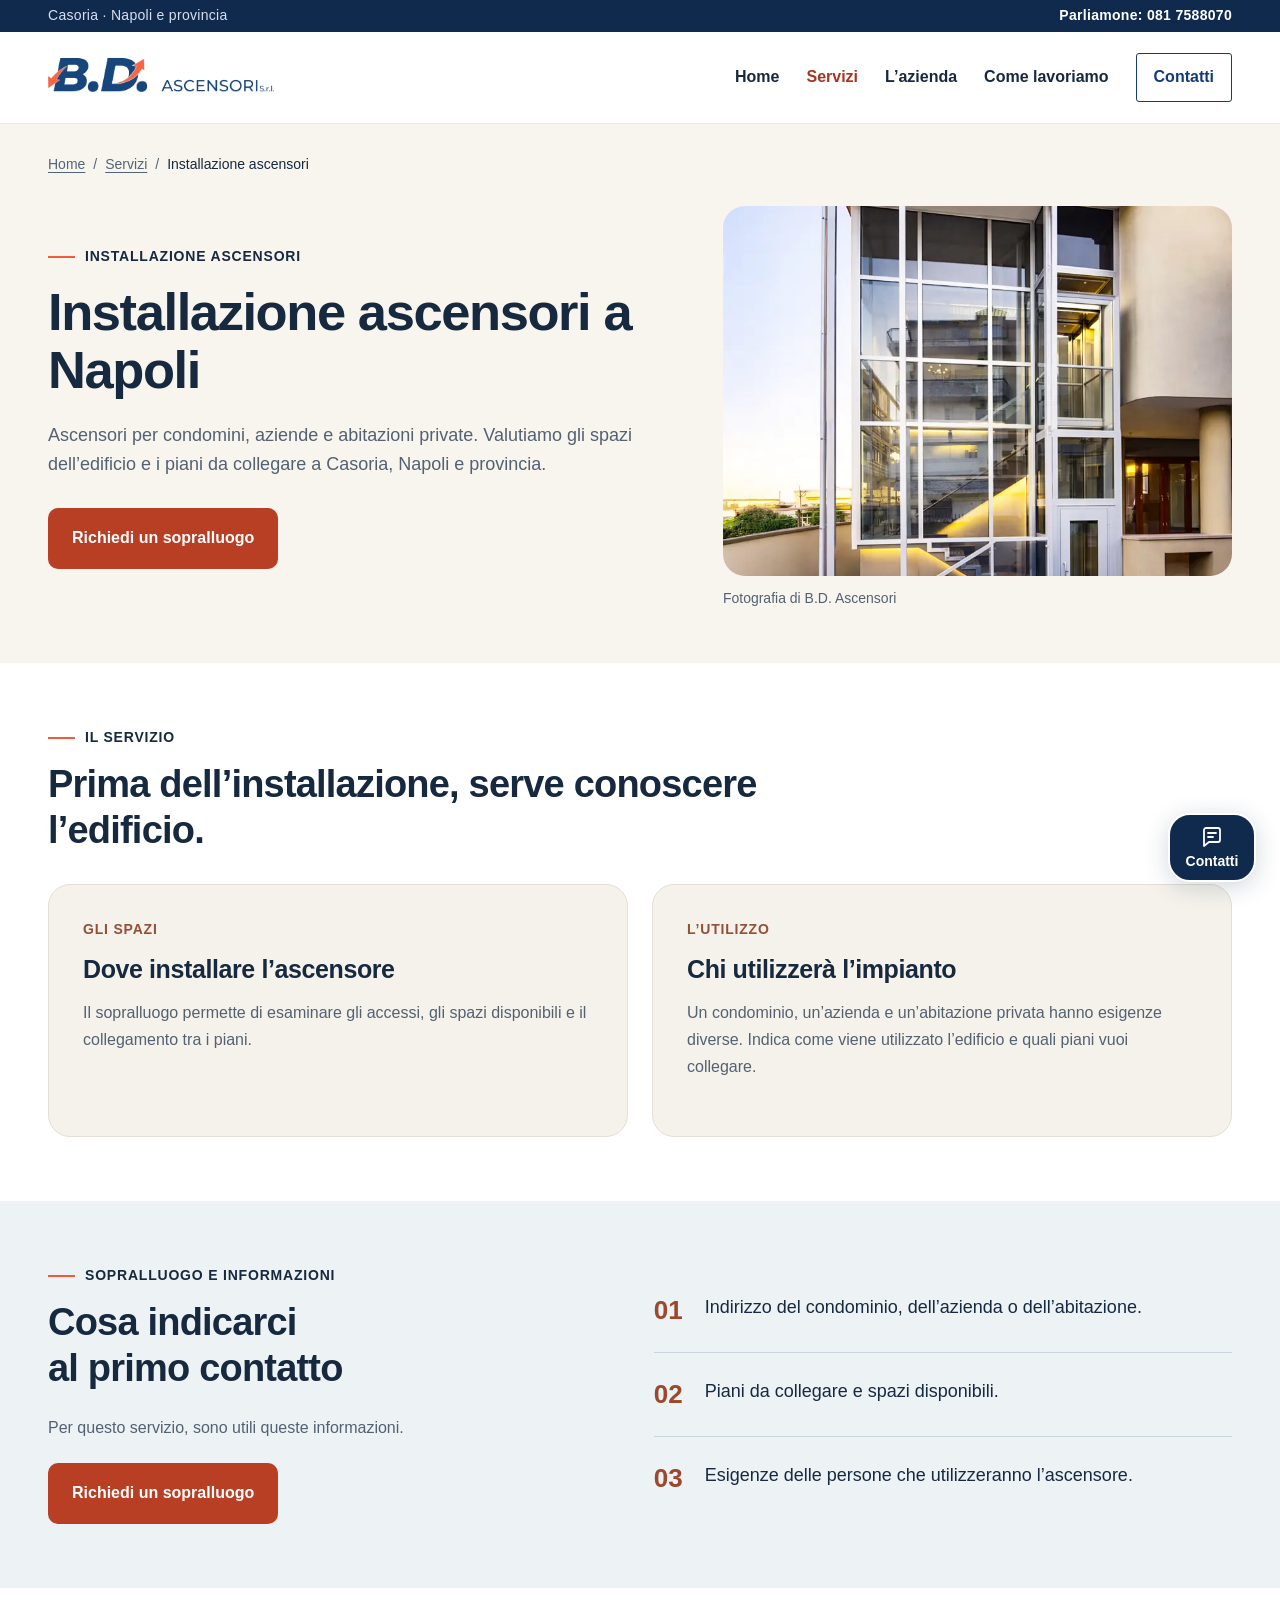
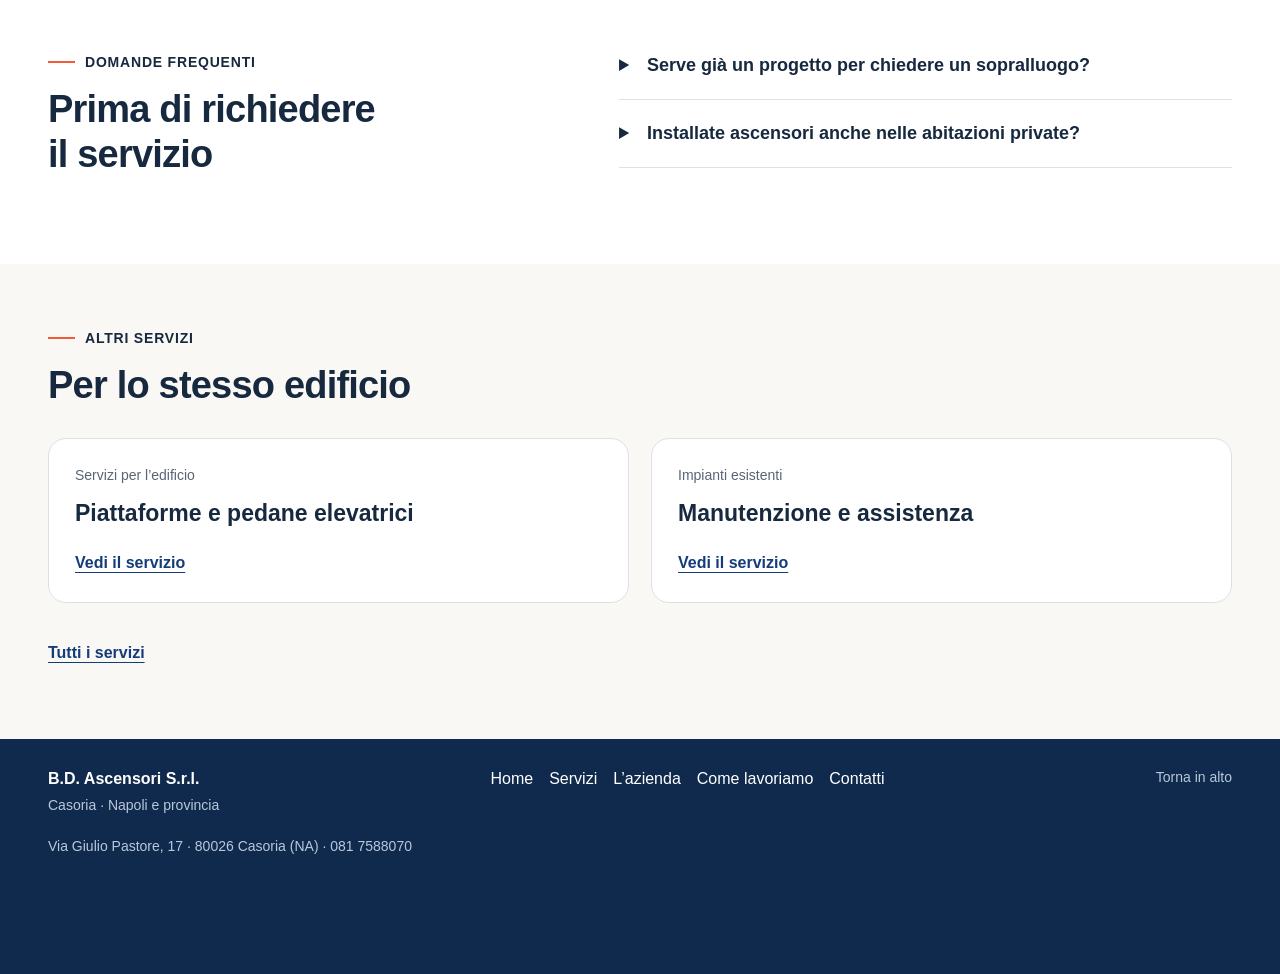
<file: servizi/installazione-ascensori/index.html>
<!doctype html>
<html lang="it"><head><meta charset="utf-8"><meta name="viewport" content="width=device-width, initial-scale=1"><meta name="robots" content="noindex, nofollow"><meta name="description" content="Ascensori per condomini, aziende e abitazioni private. Valutiamo gli spazi dell’edificio e i piani da collegare a Casoria, Napoli e provincia."><title>Installazione ascensori a Napoli — B.D. Ascensori</title><link rel="stylesheet" href="../../assets/site.css?v=216cb8eb8f9e"><script src="../../assets/site.js?v=238bcd72be92" defer></script></head>
<body id="inizio" class="inner-page service-detail-page ">
<a class="skip" href="#contenuto">Vai al contenuto</a><div class="topline"><div class="wrap"><span>Casoria · Napoli e provincia</span><a href="tel:+390817588070">Parliamone: 081 7588070</a></div></div>
<header class="site-header"><div class="wrap header-inner"><a class="logo" href="../../" aria-label="B.D. Ascensori, homepage"><img src="../../assets/logo.webp" width="1335" height="300" alt="B.D. Ascensori S.r.l."></a><button class="menu-button" aria-expanded="false" aria-controls="menu">Menu <span aria-hidden="true">☰</span></button><nav class="nav" id="menu" aria-label="Navigazione principale"><a href="../../">Home</a><a href="../../servizi/" aria-current="page">Servizi</a><a href="../../azienda/">L’azienda</a><a href="../../come-lavoriamo/">Come lavoriamo</a><a class="nav-contact" href="../../contatti/">Contatti</a></nav></div></header>
<main id="contenuto" tabindex="-1"><section class="inner-opening service-opening service-opening-impianti"><div class="wrap"><nav class="breadcrumb" aria-label="Percorso della pagina"><a href="../../">Home</a><span aria-hidden="true">/</span><a href="../../servizi/">Servizi</a><span aria-hidden="true">/</span><span aria-current="page">Installazione ascensori</span></nav><div class="opening-grid"><div><div class="eyebrow">Installazione ascensori</div><h1>Installazione ascensori a Napoli</h1><p class="opening-intro">Ascensori per condomini, aziende e abitazioni private. Valutiamo gli spazi dell’edificio e i piani da collegare a Casoria, Napoli e provincia.</p><div class="actions"><a class="btn btn-primary" href="../../contatti/?servizio=installazione-ascensori">Richiedi un sopralluogo</a></div></div><figure class="service-opening-photo"><img src="../../assets/ascensore-esterno.webp" width="800" height="1000" alt="Ascensore esterno con struttura vetrata: fotografia di B.D. Ascensori" fetchpriority="high"><figcaption>Fotografia di B.D. Ascensori</figcaption></figure></div></div></section><section class="reading-section service-work"><div class="wrap"><div class="reading-head"><div><div class="eyebrow">Il servizio</div><h2>Prima dell’installazione, serve conoscere l’edificio.</h2></div></div><div class="work-cards"><article class="work-card"><span class="card-label">Gli spazi</span><h3>Dove installare l’ascensore</h3><p>Il sopralluogo permette di esaminare gli accessi, gli spazi disponibili e il collegamento tra i piani.</p></article><article class="work-card"><span class="card-label">L’utilizzo</span><h3>Chi utilizzerà l’impianto</h3><p>Un condominio, un’azienda e un’abitazione privata hanno esigenze diverse. Indica come viene utilizzato l’edificio e quali piani vuoi collegare.</p></article></div></div></section><section class="reading-section preparation-section"><div class="wrap preparation-grid"><div><div class="eyebrow">Sopralluogo e informazioni</div><h2>Cosa indicarci<br>al primo contatto</h2><p>Per questo servizio, sono utili queste informazioni.</p><a class="btn btn-primary" href="../../contatti/?servizio=installazione-ascensori">Richiedi un sopralluogo</a></div><ol class="preparation-list"><li><span aria-hidden="true">01</span><p>Indirizzo del condominio, dell’azienda o dell’abitazione.</p></li><li><span aria-hidden="true">02</span><p>Piani da collegare e spazi disponibili.</p></li><li><span aria-hidden="true">03</span><p>Esigenze delle persone che utilizzeranno l’ascensore.</p></li></ol></div></section><section class="reading-section questions-section"><div class="wrap question-grid"><div><div class="eyebrow">Domande frequenti</div><h2>Prima di richiedere<br>il servizio</h2></div><div class="question-list"><details><summary>Serve già un progetto per chiedere un sopralluogo?</summary><p>Puoi contattarci anche prima di avere un progetto. Indica l’edificio, i piani da collegare e dove vorresti installare l’ascensore.</p></details><details><summary>Installate ascensori anche nelle abitazioni private?</summary><p>Sì. Il servizio comprende condomini, aziende e abitazioni private; l’installazione va valutata in base alle caratteristiche dell’edificio.</p></details></div></div></section><section class="reading-section related-section"><div class="wrap"><div class="reading-head"><div><div class="eyebrow">Altri servizi</div><h2>Per lo stesso edificio</h2></div></div><div class="related-cards"><a href="../../servizi/piattaforme-elevatrici/"><span>Servizi per l’edificio</span><strong>Piattaforme e pedane elevatrici</strong><b>Vedi il servizio</b></a><a href="../../servizi/manutenzione-assistenza/"><span>Impianti esistenti</span><strong>Manutenzione e assistenza</strong><b>Vedi il servizio</b></a></div><a class="text-link all-services" href="../../servizi/">Tutti i servizi</a></div></section></main>
<footer class="footer"><div class="wrap"><div><strong>B.D. Ascensori S.r.l.</strong>Casoria · Napoli e provincia</div><nav class="footer-links" aria-label="Pagine del sito"><a href="../../">Home</a><a href="../../servizi/">Servizi</a><a href="../../azienda/">L’azienda</a><a href="../../come-lavoriamo/">Come lavoriamo</a><a href="../../contatti/">Contatti</a></nav><a class="back-top" href="#inizio">Torna in alto</a></div><div class="wrap footer-meta"><p>Via Giulio Pastore, 17 · 80026 Casoria (NA) · <a href="tel:+390817588070">081 7588070</a></p></div></footer><div class="contact-floating">
  <section class="contact-panel" id="contatto-rapido" aria-label="Contatta B.D. Ascensori" hidden>
    <div class="contact-panel-heading"><div><span>B.D. Ascensori</span><h2>Parliamone.</h2></div><button type="button" class="contact-close" aria-label="Chiudi contatti"><svg viewBox="0 0 24 24" fill="none" stroke="currentColor" stroke-width="2" stroke-linecap="round" aria-hidden="true"><path d="m6 6 12 12M18 6 6 18"/></svg></button></div>
    <a class="contact-phone" href="tel:+390817588070"><span class="contact-action-icon"><svg viewBox="0 0 24 24" fill="none" stroke="currentColor" stroke-width="1.8" stroke-linecap="round" stroke-linejoin="round" aria-hidden="true"><path d="M7 3H4a1 1 0 0 0-1 1c0 9.4 7.6 17 17 17a1 1 0 0 0 1-1v-3l-5-2-2 2a15 15 0 0 1-7-7l2-2z"/></svg></span><span><strong>Chiamaci</strong><small>081 7588070</small></span></a>
    <details class="contact-whatsapp"><summary><span class="contact-action-icon"><svg viewBox="0 0 24 24" fill="none" stroke="currentColor" stroke-width="1.8" stroke-linecap="round" stroke-linejoin="round" aria-hidden="true"><path d="M21 11.5a9 9 0 0 1-13.4 7.8L3 21l1.6-4.7A9 9 0 1 1 21 11.5Z"/><path d="m8 7 2 3-1 1c1 2 2 3 4 4l1-1 3 2c-2 3-9-1-10-5-.4-1.4 0-3 1-4Z"/></svg></span><span><strong>WhatsApp</strong><small>Scegli il cellulare</small></span></summary><div class="whatsapp-numbers"><a href="https://wa.me/393387724607" target="_blank" rel="noopener noreferrer" aria-label="Apri WhatsApp al 338 7724607">338 7724607 <span aria-hidden="true">Apri chat</span></a><a href="https://wa.me/393389017297" target="_blank" rel="noopener noreferrer" aria-label="Apri WhatsApp al 338 9017297">338 9017297 <span aria-hidden="true">Apri chat</span></a></div></details>
  </section>
  <button type="button" class="contact-toggle" aria-expanded="false" aria-controls="contatto-rapido" aria-label="Apri telefono e WhatsApp"><svg class="contact-toggle-icon" viewBox="0 0 24 24" fill="none" stroke="currentColor" stroke-width="1.8" stroke-linecap="round" stroke-linejoin="round" aria-hidden="true"><path d="M20 15a2 2 0 0 1-2 2H9l-5 4V5a2 2 0 0 1 2-2h12a2 2 0 0 1 2 2Z"/><path d="M8 8h8M8 12h5"/></svg><span>Contatti</span></button>
</div>
<button type="button" class="scroll-top" aria-label="Torna all’inizio della pagina" title="Torna su" hidden><svg viewBox="0 0 24 24" fill="none" stroke="currentColor" stroke-width="2" stroke-linecap="round" stroke-linejoin="round" aria-hidden="true"><path d="m6 14 6-6 6 6"/></svg></button>
</body></html>
</file>
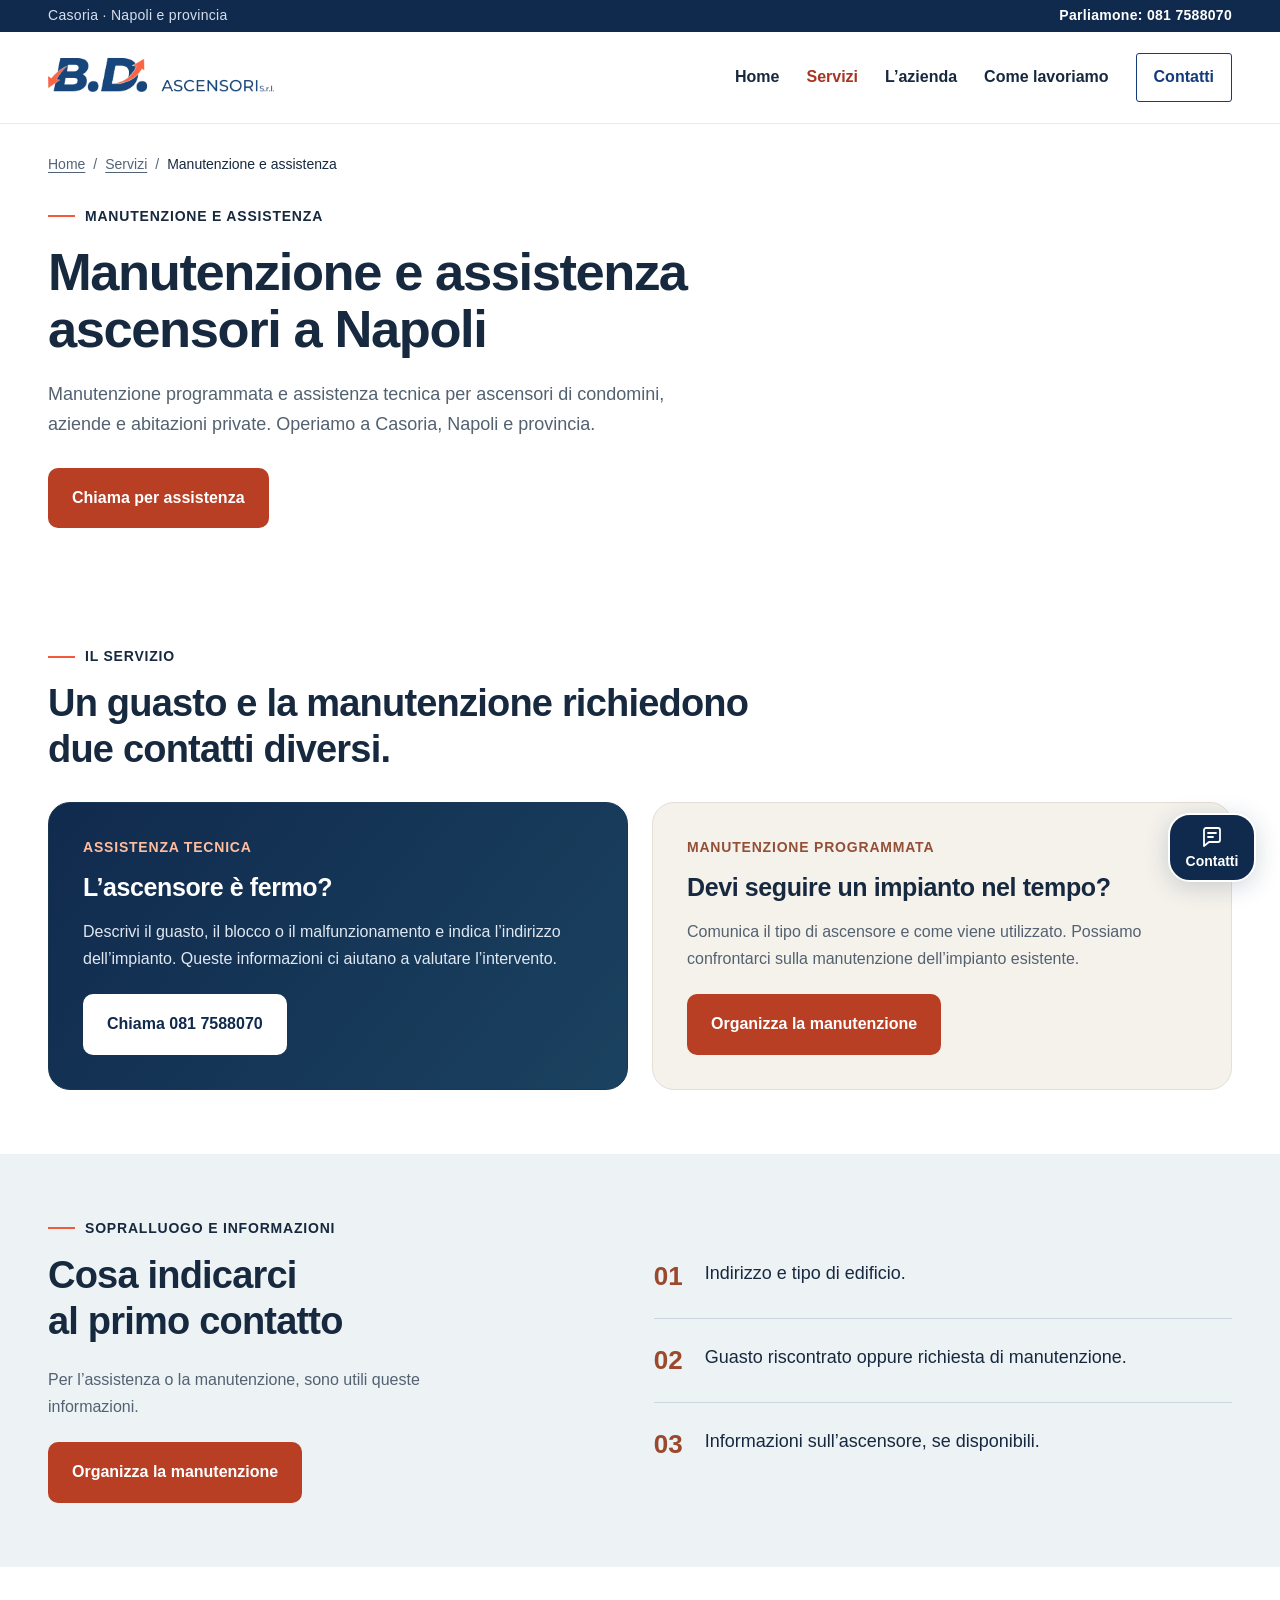
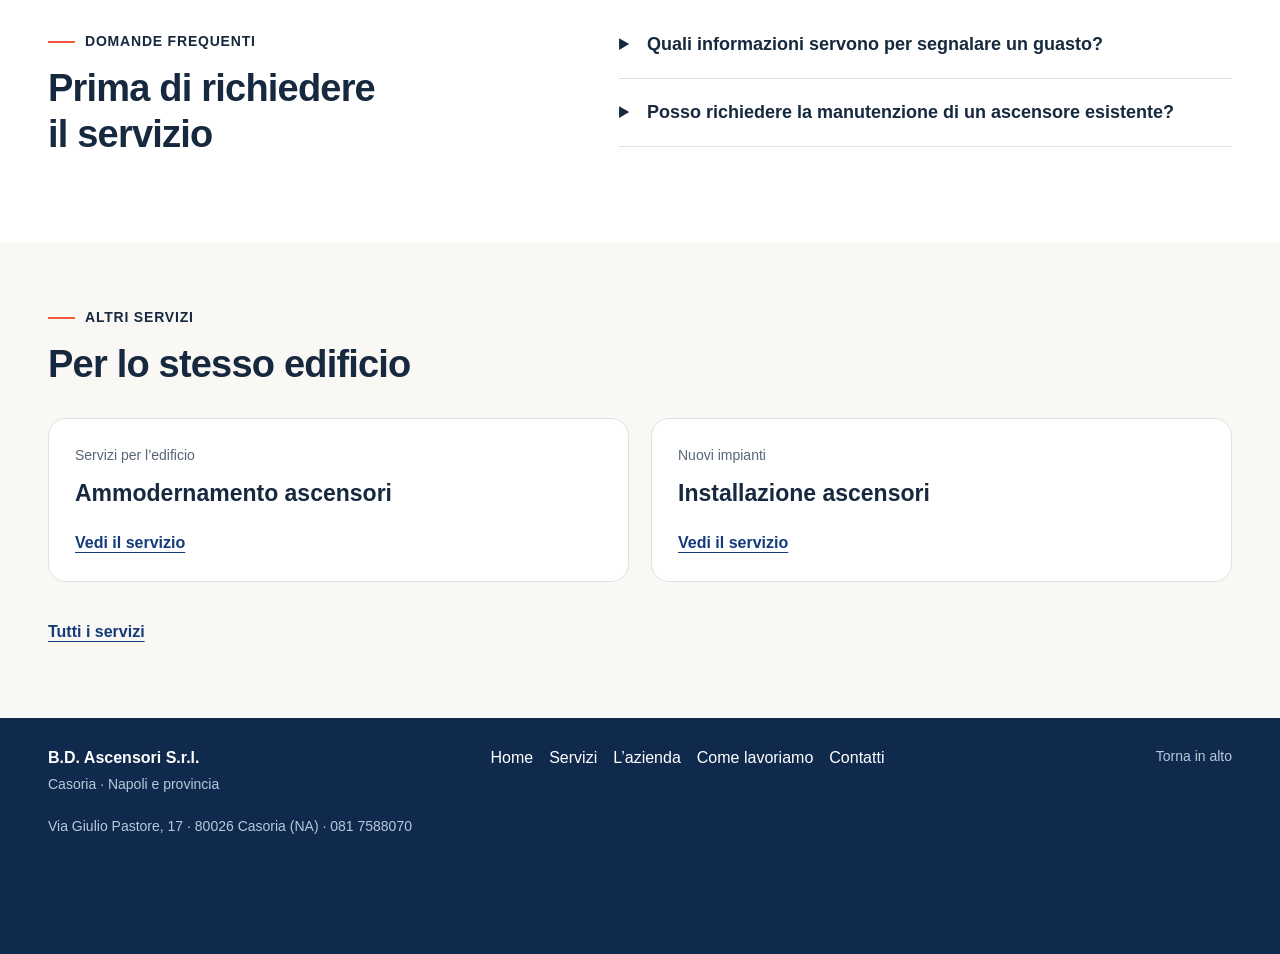
<file: servizi/manutenzione-assistenza/index.html>
<!doctype html>
<html lang="it"><head><meta charset="utf-8"><meta name="viewport" content="width=device-width, initial-scale=1"><meta name="robots" content="noindex, nofollow"><meta name="description" content="Manutenzione programmata e assistenza tecnica per ascensori di condomini, aziende e abitazioni private. Operiamo a Casoria, Napoli e provincia."><title>Manutenzione e assistenza ascensori a Napoli — B.D. Ascensori</title><link rel="stylesheet" href="../../assets/site.css?v=216cb8eb8f9e"><script src="../../assets/site.js?v=238bcd72be92" defer></script></head>
<body id="inizio" class="inner-page service-detail-page ">
<a class="skip" href="#contenuto">Vai al contenuto</a><div class="topline"><div class="wrap"><span>Casoria · Napoli e provincia</span><a href="tel:+390817588070">Parliamone: 081 7588070</a></div></div>
<header class="site-header"><div class="wrap header-inner"><a class="logo" href="../../" aria-label="B.D. Ascensori, homepage"><img src="../../assets/logo.webp" width="1335" height="300" alt="B.D. Ascensori S.r.l."></a><button class="menu-button" aria-expanded="false" aria-controls="menu">Menu <span aria-hidden="true">☰</span></button><nav class="nav" id="menu" aria-label="Navigazione principale"><a href="../../">Home</a><a href="../../servizi/" aria-current="page">Servizi</a><a href="../../azienda/">L’azienda</a><a href="../../come-lavoriamo/">Come lavoriamo</a><a class="nav-contact" href="../../contatti/">Contatti</a></nav></div></header>
<main id="contenuto" tabindex="-1"><section class="inner-opening service-opening service-opening-assistenza"><div class="wrap"><nav class="breadcrumb" aria-label="Percorso della pagina"><a href="../../">Home</a><span aria-hidden="true">/</span><a href="../../servizi/">Servizi</a><span aria-hidden="true">/</span><span aria-current="page">Manutenzione e assistenza</span></nav><div class="opening-grid opening-single"><div><div class="eyebrow">Manutenzione e assistenza</div><h1>Manutenzione e assistenza ascensori a Napoli</h1><p class="opening-intro">Manutenzione programmata e assistenza tecnica per ascensori di condomini, aziende e abitazioni private. Operiamo a Casoria, Napoli e provincia.</p><div class="actions"><a class="btn btn-primary" href="tel:+390817588070">Chiama per assistenza</a></div></div></div></div></section><section class="reading-section service-work"><div class="wrap"><div class="reading-head"><div><div class="eyebrow">Il servizio</div><h2>Un guasto e la manutenzione richiedono due contatti diversi.</h2></div></div><div class="work-cards"><article class="work-card work-card-dark"><span class="card-label">Assistenza tecnica</span><h3>L’ascensore è fermo?</h3><p>Descrivi il guasto, il blocco o il malfunzionamento e indica l’indirizzo dell’impianto. Queste informazioni ci aiutano a valutare l’intervento.</p><a class="btn btn-white" href="tel:+390817588070">Chiama 081 7588070</a></article><article class="work-card"><span class="card-label">Manutenzione programmata</span><h3>Devi seguire un impianto nel tempo?</h3><p>Comunica il tipo di ascensore e come viene utilizzato. Possiamo confrontarci sulla manutenzione dell’impianto esistente.</p><a class="btn btn-primary" href="../../contatti/?servizio=manutenzione-assistenza">Organizza la manutenzione</a></article></div></div></section><section class="reading-section preparation-section"><div class="wrap preparation-grid"><div><div class="eyebrow">Sopralluogo e informazioni</div><h2>Cosa indicarci<br>al primo contatto</h2><p>Per l’assistenza o la manutenzione, sono utili queste informazioni.</p><a class="btn btn-primary" href="../../contatti/?servizio=manutenzione-assistenza">Organizza la manutenzione</a></div><ol class="preparation-list"><li><span aria-hidden="true">01</span><p>Indirizzo e tipo di edificio.</p></li><li><span aria-hidden="true">02</span><p>Guasto riscontrato oppure richiesta di manutenzione.</p></li><li><span aria-hidden="true">03</span><p>Informazioni sull’ascensore, se disponibili.</p></li></ol></div></section><section class="reading-section questions-section"><div class="wrap question-grid"><div><div class="eyebrow">Domande frequenti</div><h2>Prima di richiedere<br>il servizio</h2></div><div class="question-list"><details><summary>Quali informazioni servono per segnalare un guasto?</summary><p>L’indirizzo dell’impianto e una descrizione del problema: ascensore fermo, blocco o altro malfunzionamento. Comunica anche i dettagli dell’ascensore che conosci.</p></details><details><summary>Posso richiedere la manutenzione di un ascensore esistente?</summary><p>Sì. Contattaci indicando dove si trova l’ascensore, il tipo di edificio e le esigenze di manutenzione.</p></details></div></div></section><section class="reading-section related-section"><div class="wrap"><div class="reading-head"><div><div class="eyebrow">Altri servizi</div><h2>Per lo stesso edificio</h2></div></div><div class="related-cards"><a href="../../servizi/ammodernamento-ascensori/"><span>Servizi per l’edificio</span><strong>Ammodernamento ascensori</strong><b>Vedi il servizio</b></a><a href="../../servizi/installazione-ascensori/"><span>Nuovi impianti</span><strong>Installazione ascensori</strong><b>Vedi il servizio</b></a></div><a class="text-link all-services" href="../../servizi/">Tutti i servizi</a></div></section></main>
<footer class="footer"><div class="wrap"><div><strong>B.D. Ascensori S.r.l.</strong>Casoria · Napoli e provincia</div><nav class="footer-links" aria-label="Pagine del sito"><a href="../../">Home</a><a href="../../servizi/">Servizi</a><a href="../../azienda/">L’azienda</a><a href="../../come-lavoriamo/">Come lavoriamo</a><a href="../../contatti/">Contatti</a></nav><a class="back-top" href="#inizio">Torna in alto</a></div><div class="wrap footer-meta"><p>Via Giulio Pastore, 17 · 80026 Casoria (NA) · <a href="tel:+390817588070">081 7588070</a></p></div></footer><div class="contact-floating">
  <section class="contact-panel" id="contatto-rapido" aria-label="Contatta B.D. Ascensori" hidden>
    <div class="contact-panel-heading"><div><span>B.D. Ascensori</span><h2>Parliamone.</h2></div><button type="button" class="contact-close" aria-label="Chiudi contatti"><svg viewBox="0 0 24 24" fill="none" stroke="currentColor" stroke-width="2" stroke-linecap="round" aria-hidden="true"><path d="m6 6 12 12M18 6 6 18"/></svg></button></div>
    <a class="contact-phone" href="tel:+390817588070"><span class="contact-action-icon"><svg viewBox="0 0 24 24" fill="none" stroke="currentColor" stroke-width="1.8" stroke-linecap="round" stroke-linejoin="round" aria-hidden="true"><path d="M7 3H4a1 1 0 0 0-1 1c0 9.4 7.6 17 17 17a1 1 0 0 0 1-1v-3l-5-2-2 2a15 15 0 0 1-7-7l2-2z"/></svg></span><span><strong>Chiamaci</strong><small>081 7588070</small></span></a>
    <details class="contact-whatsapp"><summary><span class="contact-action-icon"><svg viewBox="0 0 24 24" fill="none" stroke="currentColor" stroke-width="1.8" stroke-linecap="round" stroke-linejoin="round" aria-hidden="true"><path d="M21 11.5a9 9 0 0 1-13.4 7.8L3 21l1.6-4.7A9 9 0 1 1 21 11.5Z"/><path d="m8 7 2 3-1 1c1 2 2 3 4 4l1-1 3 2c-2 3-9-1-10-5-.4-1.4 0-3 1-4Z"/></svg></span><span><strong>WhatsApp</strong><small>Scegli il cellulare</small></span></summary><div class="whatsapp-numbers"><a href="https://wa.me/393387724607" target="_blank" rel="noopener noreferrer" aria-label="Apri WhatsApp al 338 7724607">338 7724607 <span aria-hidden="true">Apri chat</span></a><a href="https://wa.me/393389017297" target="_blank" rel="noopener noreferrer" aria-label="Apri WhatsApp al 338 9017297">338 9017297 <span aria-hidden="true">Apri chat</span></a></div></details>
  </section>
  <button type="button" class="contact-toggle" aria-expanded="false" aria-controls="contatto-rapido" aria-label="Apri telefono e WhatsApp"><svg class="contact-toggle-icon" viewBox="0 0 24 24" fill="none" stroke="currentColor" stroke-width="1.8" stroke-linecap="round" stroke-linejoin="round" aria-hidden="true"><path d="M20 15a2 2 0 0 1-2 2H9l-5 4V5a2 2 0 0 1 2-2h12a2 2 0 0 1 2 2Z"/><path d="M8 8h8M8 12h5"/></svg><span>Contatti</span></button>
</div>
<button type="button" class="scroll-top" aria-label="Torna all’inizio della pagina" title="Torna su" hidden><svg viewBox="0 0 24 24" fill="none" stroke="currentColor" stroke-width="2" stroke-linecap="round" stroke-linejoin="round" aria-hidden="true"><path d="m6 14 6-6 6 6"/></svg></button>
</body></html>
</file>
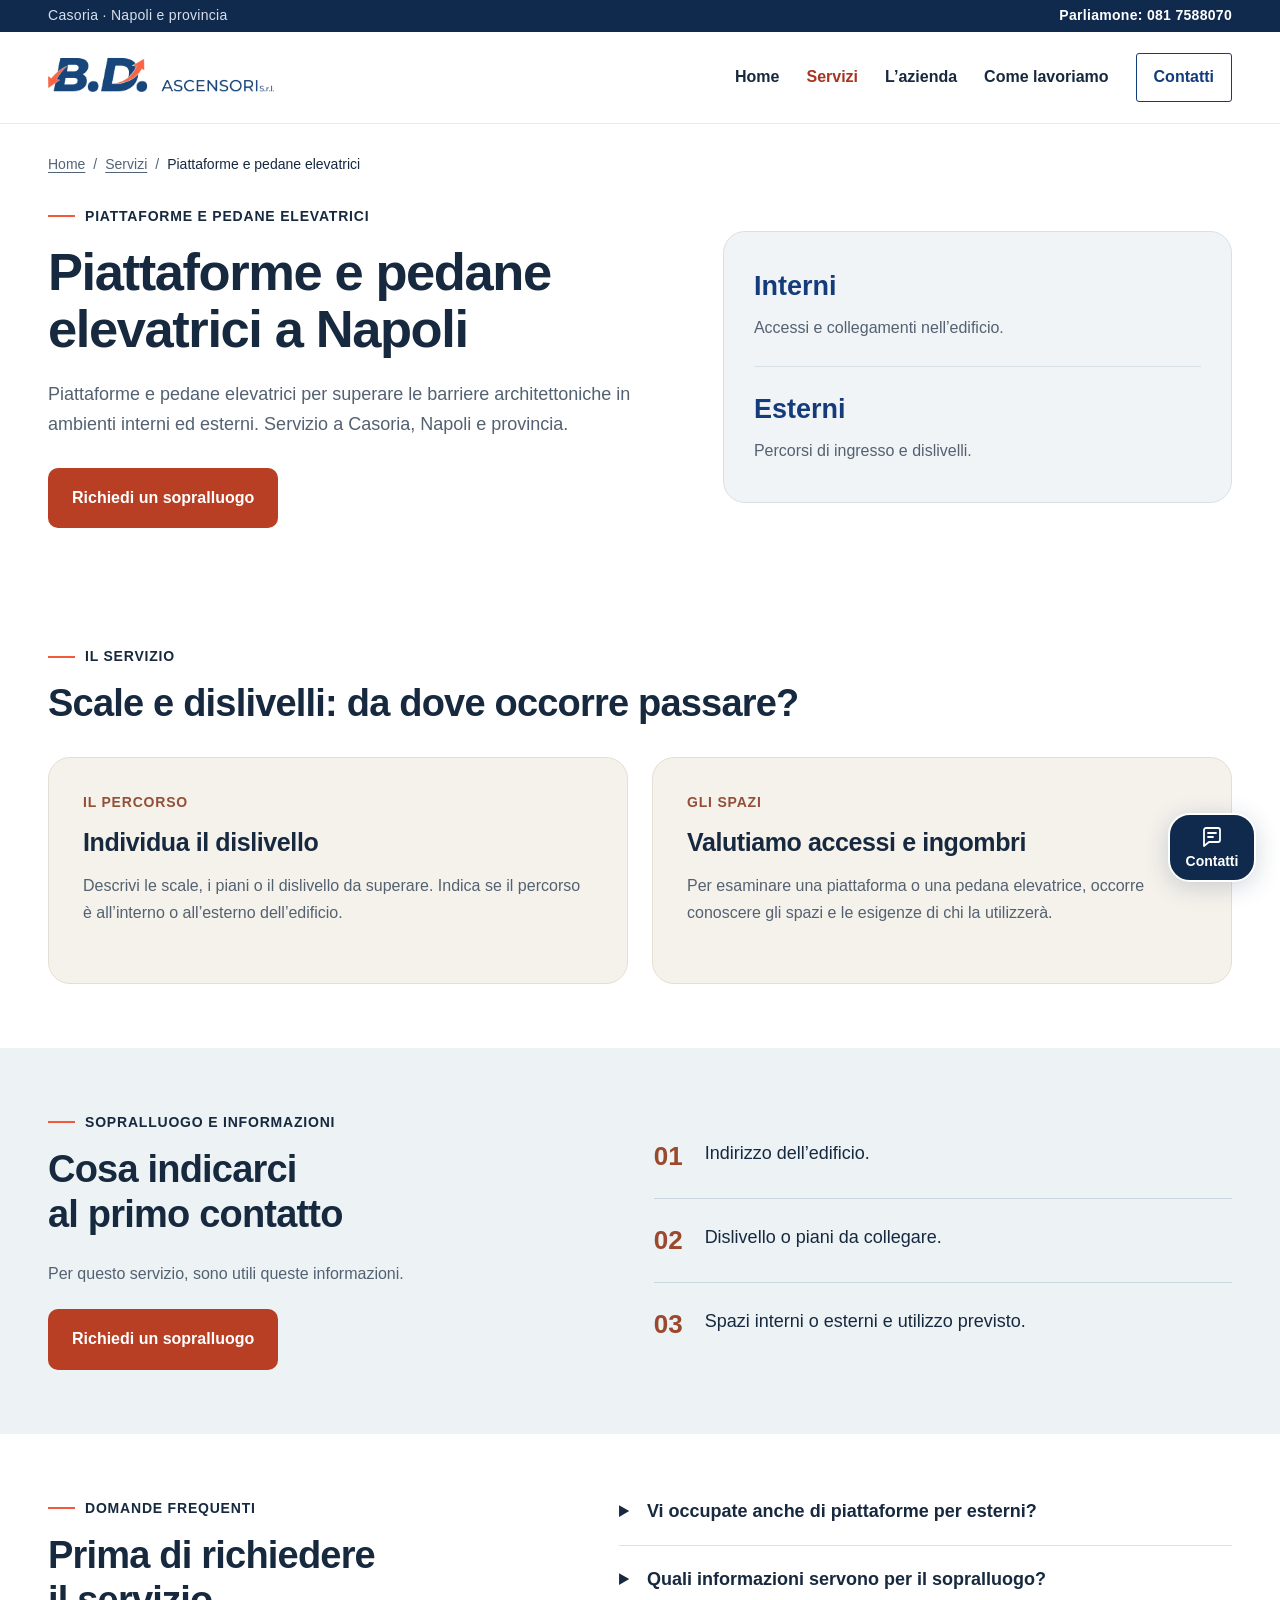
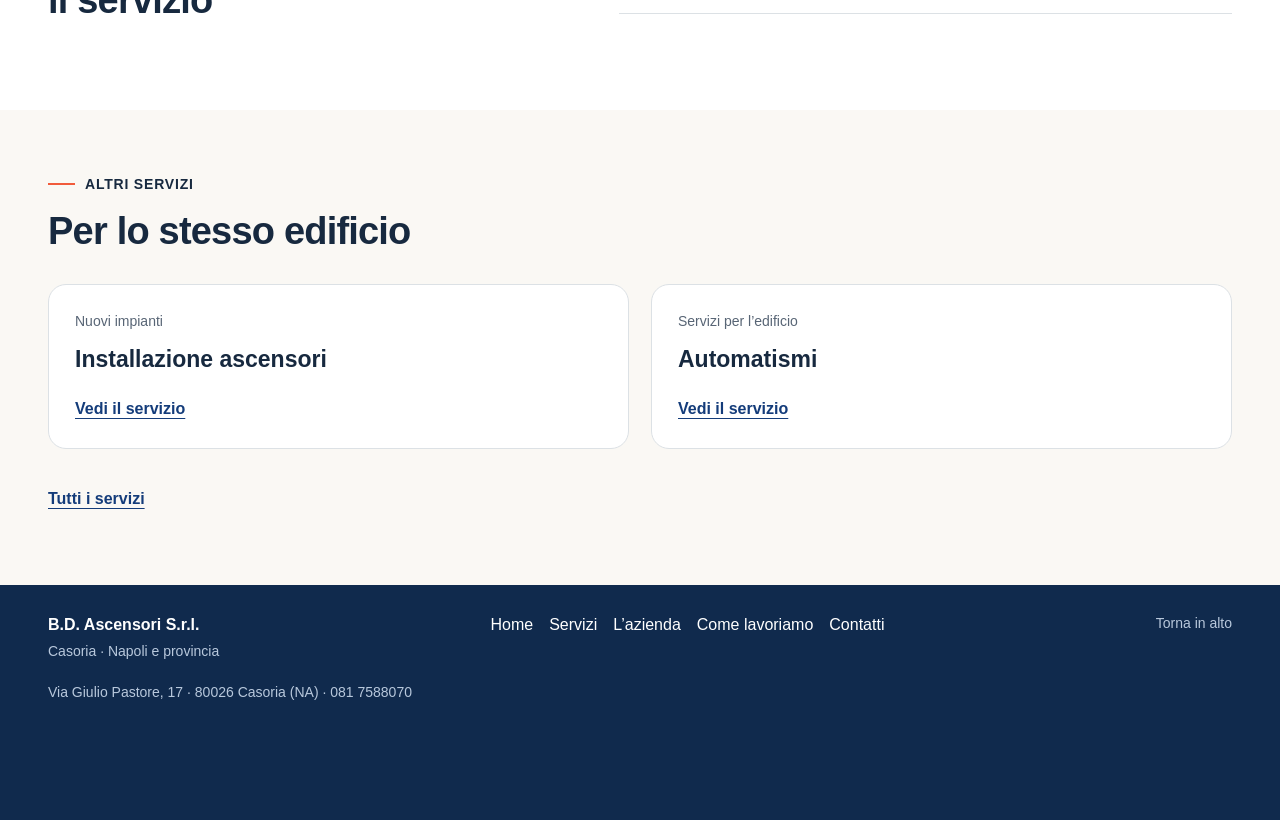
<file: servizi/piattaforme-elevatrici/index.html>
<!doctype html>
<html lang="it"><head><meta charset="utf-8"><meta name="viewport" content="width=device-width, initial-scale=1"><meta name="robots" content="noindex, nofollow"><meta name="description" content="Piattaforme e pedane elevatrici per superare le barriere architettoniche in ambienti interni ed esterni. Servizio a Casoria, Napoli e provincia."><title>Piattaforme e pedane elevatrici a Napoli — B.D. Ascensori</title><link rel="stylesheet" href="../../assets/site.css?v=216cb8eb8f9e"><script src="../../assets/site.js?v=238bcd72be92" defer></script></head>
<body id="inizio" class="inner-page service-detail-page ">
<a class="skip" href="#contenuto">Vai al contenuto</a><div class="topline"><div class="wrap"><span>Casoria · Napoli e provincia</span><a href="tel:+390817588070">Parliamone: 081 7588070</a></div></div>
<header class="site-header"><div class="wrap header-inner"><a class="logo" href="../../" aria-label="B.D. Ascensori, homepage"><img src="../../assets/logo.webp" width="1335" height="300" alt="B.D. Ascensori S.r.l."></a><button class="menu-button" aria-expanded="false" aria-controls="menu">Menu <span aria-hidden="true">☰</span></button><nav class="nav" id="menu" aria-label="Navigazione principale"><a href="../../">Home</a><a href="../../servizi/" aria-current="page">Servizi</a><a href="../../azienda/">L’azienda</a><a href="../../come-lavoriamo/">Come lavoriamo</a><a class="nav-contact" href="../../contatti/">Contatti</a></nav></div></header>
<main id="contenuto" tabindex="-1"><section class="inner-opening service-opening service-opening-accessibilita"><div class="wrap"><nav class="breadcrumb" aria-label="Percorso della pagina"><a href="../../">Home</a><span aria-hidden="true">/</span><a href="../../servizi/">Servizi</a><span aria-hidden="true">/</span><span aria-current="page">Piattaforme e pedane elevatrici</span></nav><div class="opening-grid"><div><div class="eyebrow">Piattaforme e pedane elevatrici</div><h1>Piattaforme e pedane elevatrici a Napoli</h1><p class="opening-intro">Piattaforme e pedane elevatrici per superare le barriere architettoniche in ambienti interni ed esterni. Servizio a Casoria, Napoli e provincia.</p><div class="actions"><a class="btn btn-primary" href="../../contatti/?servizio=piattaforme-elevatrici">Richiedi un sopralluogo</a></div></div><div class="service-topics" aria-label="Piattaforme e pedane elevatrici"><div><strong>Interni</strong><p>Accessi e collegamenti nell’edificio.</p></div><div><strong>Esterni</strong><p>Percorsi di ingresso e dislivelli.</p></div></div></div></div></section><section class="reading-section service-work"><div class="wrap"><div class="reading-head"><div><div class="eyebrow">Il servizio</div><h2>Scale e dislivelli: da dove occorre passare?</h2></div></div><div class="work-cards"><article class="work-card"><span class="card-label">Il percorso</span><h3>Individua il dislivello</h3><p>Descrivi le scale, i piani o il dislivello da superare. Indica se il percorso è all’interno o all’esterno dell’edificio.</p></article><article class="work-card"><span class="card-label">Gli spazi</span><h3>Valutiamo accessi e ingombri</h3><p>Per esaminare una piattaforma o una pedana elevatrice, occorre conoscere gli spazi e le esigenze di chi la utilizzerà.</p></article></div></div></section><section class="reading-section preparation-section"><div class="wrap preparation-grid"><div><div class="eyebrow">Sopralluogo e informazioni</div><h2>Cosa indicarci<br>al primo contatto</h2><p>Per questo servizio, sono utili queste informazioni.</p><a class="btn btn-primary" href="../../contatti/?servizio=piattaforme-elevatrici">Richiedi un sopralluogo</a></div><ol class="preparation-list"><li><span aria-hidden="true">01</span><p>Indirizzo dell’edificio.</p></li><li><span aria-hidden="true">02</span><p>Dislivello o piani da collegare.</p></li><li><span aria-hidden="true">03</span><p>Spazi interni o esterni e utilizzo previsto.</p></li></ol></div></section><section class="reading-section questions-section"><div class="wrap question-grid"><div><div class="eyebrow">Domande frequenti</div><h2>Prima di richiedere<br>il servizio</h2></div><div class="question-list"><details><summary>Vi occupate anche di piattaforme per esterni?</summary><p>Sì. I servizi comprendono piattaforme e pedane elevatrici per ambienti interni ed esterni. La scelta richiede una valutazione degli spazi.</p></details><details><summary>Quali informazioni servono per il sopralluogo?</summary><p>L’indirizzo, il dislivello o i piani da collegare e una descrizione del percorso da rendere accessibile.</p></details></div></div></section><section class="reading-section related-section"><div class="wrap"><div class="reading-head"><div><div class="eyebrow">Altri servizi</div><h2>Per lo stesso edificio</h2></div></div><div class="related-cards"><a href="../../servizi/installazione-ascensori/"><span>Nuovi impianti</span><strong>Installazione ascensori</strong><b>Vedi il servizio</b></a><a href="../../servizi/automatismi/"><span>Servizi per l’edificio</span><strong>Automatismi</strong><b>Vedi il servizio</b></a></div><a class="text-link all-services" href="../../servizi/">Tutti i servizi</a></div></section></main>
<footer class="footer"><div class="wrap"><div><strong>B.D. Ascensori S.r.l.</strong>Casoria · Napoli e provincia</div><nav class="footer-links" aria-label="Pagine del sito"><a href="../../">Home</a><a href="../../servizi/">Servizi</a><a href="../../azienda/">L’azienda</a><a href="../../come-lavoriamo/">Come lavoriamo</a><a href="../../contatti/">Contatti</a></nav><a class="back-top" href="#inizio">Torna in alto</a></div><div class="wrap footer-meta"><p>Via Giulio Pastore, 17 · 80026 Casoria (NA) · <a href="tel:+390817588070">081 7588070</a></p></div></footer><div class="contact-floating">
  <section class="contact-panel" id="contatto-rapido" aria-label="Contatta B.D. Ascensori" hidden>
    <div class="contact-panel-heading"><div><span>B.D. Ascensori</span><h2>Parliamone.</h2></div><button type="button" class="contact-close" aria-label="Chiudi contatti"><svg viewBox="0 0 24 24" fill="none" stroke="currentColor" stroke-width="2" stroke-linecap="round" aria-hidden="true"><path d="m6 6 12 12M18 6 6 18"/></svg></button></div>
    <a class="contact-phone" href="tel:+390817588070"><span class="contact-action-icon"><svg viewBox="0 0 24 24" fill="none" stroke="currentColor" stroke-width="1.8" stroke-linecap="round" stroke-linejoin="round" aria-hidden="true"><path d="M7 3H4a1 1 0 0 0-1 1c0 9.4 7.6 17 17 17a1 1 0 0 0 1-1v-3l-5-2-2 2a15 15 0 0 1-7-7l2-2z"/></svg></span><span><strong>Chiamaci</strong><small>081 7588070</small></span></a>
    <details class="contact-whatsapp"><summary><span class="contact-action-icon"><svg viewBox="0 0 24 24" fill="none" stroke="currentColor" stroke-width="1.8" stroke-linecap="round" stroke-linejoin="round" aria-hidden="true"><path d="M21 11.5a9 9 0 0 1-13.4 7.8L3 21l1.6-4.7A9 9 0 1 1 21 11.5Z"/><path d="m8 7 2 3-1 1c1 2 2 3 4 4l1-1 3 2c-2 3-9-1-10-5-.4-1.4 0-3 1-4Z"/></svg></span><span><strong>WhatsApp</strong><small>Scegli il cellulare</small></span></summary><div class="whatsapp-numbers"><a href="https://wa.me/393387724607" target="_blank" rel="noopener noreferrer" aria-label="Apri WhatsApp al 338 7724607">338 7724607 <span aria-hidden="true">Apri chat</span></a><a href="https://wa.me/393389017297" target="_blank" rel="noopener noreferrer" aria-label="Apri WhatsApp al 338 9017297">338 9017297 <span aria-hidden="true">Apri chat</span></a></div></details>
  </section>
  <button type="button" class="contact-toggle" aria-expanded="false" aria-controls="contatto-rapido" aria-label="Apri telefono e WhatsApp"><svg class="contact-toggle-icon" viewBox="0 0 24 24" fill="none" stroke="currentColor" stroke-width="1.8" stroke-linecap="round" stroke-linejoin="round" aria-hidden="true"><path d="M20 15a2 2 0 0 1-2 2H9l-5 4V5a2 2 0 0 1 2-2h12a2 2 0 0 1 2 2Z"/><path d="M8 8h8M8 12h5"/></svg><span>Contatti</span></button>
</div>
<button type="button" class="scroll-top" aria-label="Torna all’inizio della pagina" title="Torna su" hidden><svg viewBox="0 0 24 24" fill="none" stroke="currentColor" stroke-width="2" stroke-linecap="round" stroke-linejoin="round" aria-hidden="true"><path d="m6 14 6-6 6 6"/></svg></button>
</body></html>
</file>
<file: assets/site.css>
:root{--blue:#143c7a;--navy:#102a4d;--orange:#f15b3b;--paper:#f5f4f0;--ink:#17293f;--muted:#586575;--line:#dce1e5;--white:#fff}
    *{box-sizing:border-box}html{scroll-behavior:smooth;scroll-padding-top:110px}body{margin:0;font-family:Arial,Helvetica,sans-serif;color:var(--ink);background:var(--white);line-height:1.55}a{color:inherit;text-decoration:none}button{font:inherit}img{display:block;max-width:100%}a:focus-visible,button:focus-visible,summary:focus-visible{outline:3px solid var(--orange);outline-offset:5px}::selection{background:#ffd7ca;color:var(--navy)}.wrap{width:min(1200px,calc(100% - 96px));margin:auto}.eyebrow{display:flex;align-items:center;gap:10px;font-size:16px;font-weight:700;letter-spacing:1.7px;text-transform:uppercase}.eyebrow:before{content:"";height:2px;width:27px;background:var(--orange)}.btn{display:inline-flex;align-items:center;justify-content:space-between;gap:24px;padding:17px 23px;font-size:16px;font-weight:700;border:1px solid transparent;border-radius:3px;transition:background .18s,transform .18s}.btn:hover{transform:translateY(-2px)}.btn-primary{background:var(--orange);color:white}.btn-primary:hover{background:#d7472a}.btn-white{background:white;color:var(--navy)}.btn-outline{border-color:#b5c3d6;color:white}.btn-outline:hover{background:#203d60}.arrow{font-size:21px;font-weight:400;line-height:1}.skip{position:fixed;top:-100px;left:20px;z-index:20;background:white;padding:12px}.skip:focus{top:10px}
    .topline{background:var(--navy);color:#d7e0ec;font-size:16px;letter-spacing:.3px}.topline .wrap{display:flex;align-items:center;justify-content:space-between;min-height:32px}.topline a{color:white;font-weight:700}.site-header{position:sticky;top:0;background:white;z-index:10;border-bottom:1px solid #e7ebef}.header-inner{display:flex;align-items:center;justify-content:space-between;gap:28px;min-height:91px}.logo{width:233px;flex-shrink:0}.logo img{width:100%;height:auto}.nav{display:flex;align-items:center;gap:27px;font-size:16px;font-weight:700}.nav>a:not(.nav-contact){padding:14px 0}.nav>a:hover{color:var(--orange)}.nav-contact{border:1px solid var(--blue);padding:11px 17px;border-radius:3px;color:var(--blue)}.menu-button{display:none;background:white;border:1px solid var(--line);padding:9px 14px;border-radius:3px;color:var(--navy)}
    .hero{background:var(--navy);color:white;position:relative;overflow:hidden}.hero-inner{display:grid;grid-template-columns:1.08fr 1fr;min-height:594px}.hero-copy{padding:69px 60px 58px 0;position:relative;z-index:1}.hero .eyebrow{color:#d5e0ef}.hero h1{font-size:clamp(39px,4.05vw,58px);line-height:1.08;letter-spacing:-2px;font-weight:700;margin:28px 0 23px;max-width:610px}.hero h1 span{color:#ff9275}.hero p{color:#d2dfed;font-size:16px;max-width:420px;margin:0 0 32px;line-height:1.75}.actions{display:flex;flex-wrap:wrap;gap:12px}.hero-note{font-size:16px;color:#b4c5d9;margin-top:25px;display:flex;align-items:center;gap:9px}.hero-note:before{content:"";width:5px;height:5px;background:var(--orange);border-radius:50%}.hero-picture{position:relative;margin-right:calc((1200px - 100vw)/2);min-width:0}.hero-picture>img{width:100%;height:100%;object-fit:cover;object-position:50% 45%}.photo-caption{position:absolute;bottom:28px;left:28px;right:28px;background:rgba(16,42,77,.94);border-left:3px solid var(--orange);padding:15px 20px;font-size:16px;max-width:335px;backdrop-filter:blur(5px)}.photo-caption strong{display:block;font-size:16px;margin-bottom:2px}.photo-caption span{color:#c8d5e5}.facts{background:var(--paper);border-bottom:1px solid var(--line)}.facts-inner{display:grid;grid-template-columns:1fr 1fr 1fr}.fact{display:flex;align-items:center;gap:19px;padding:26px 30px;border-right:1px solid var(--line)}.fact:first-child{padding-left:0}.fact:last-child{border:0}.fact strong{font-size:27px;line-height:1;color:var(--blue);letter-spacing:-1px}.fact span{font-size:16px;color:var(--muted)}.fact b{display:block;color:var(--ink);font-size:16px;font-weight:700;margin-bottom:2px}
    .section{padding:88px 0}.section-head{display:flex;justify-content:space-between;gap:50px;align-items:flex-end;margin-bottom:39px}.section h2{font-size:clamp(31px,3.1vw,43px);letter-spacing:-1.3px;line-height:1.13;margin:18px 0 0;font-weight:700}.section-intro{max-width:350px;color:var(--muted);font-size:16px;margin:0;line-height:1.8}.service-grid{display:grid;grid-template-columns:repeat(3,minmax(0,1fr));border-top:1px solid var(--line);border-left:1px solid var(--line)}.service{padding:30px 29px 27px;border-bottom:1px solid var(--line);border-right:1px solid var(--line);position:relative;display:flex;flex-direction:column;min-height:0;transition:background .18s}.service:hover{background:var(--paper)}.service-top{display:flex;justify-content:space-between;align-items:center;margin-bottom:26px}.service-number{font-size:16px;color:var(--muted);letter-spacing:1px}.service-mark{width:34px;height:34px;border:1px solid #bbc8d9;color:var(--blue);display:flex;align-items:center;justify-content:center;font-size:20px}.service h3{font-size:19px;line-height:1.3;letter-spacing:-.3px;margin:0 0 12px}.service p{font-size:16px;color:var(--muted);margin:0 0 19px;line-height:1.7}.service a{font-size:16px;color:var(--blue);font-weight:700;margin-top:auto;display:inline-flex;align-items:center;gap:10px;align-self:flex-start}.service a:hover{text-decoration:underline}
    .company{background:var(--paper)}.company-grid{display:grid;grid-template-columns:1fr 1fr;gap:80px;align-items:center}.company-photo{position:relative;margin:0}.company-photo img{width:100%;aspect-ratio:4/4;object-fit:cover;object-position:48% center}.company-photo figcaption{font-size:16px;color:var(--muted);margin-top:11px}.company-photo .experience{position:absolute;right:-23px;bottom:62px;background:var(--orange);color:white;width:138px;padding:22px}.experience strong{font-size:41px;letter-spacing:-2px;line-height:1;display:block;margin-bottom:9px}.experience span{font-size:16px;display:block;line-height:1.5}.company-copy h2{max-width:430px;margin-bottom:24px}.company-copy>p{font-size:16px;color:var(--muted);line-height:1.85}.company-points{list-style:none;padding:0;margin:25px 0 30px}.company-points li{border-top:1px solid #d8dfe4;padding:11px 0;font-size:16px;display:flex;align-items:center;gap:12px}.company-points li:before{content:"↗";color:var(--orange);font-size:19px}.text-link{display:inline-flex;align-items:center;gap:25px;font-size:16px;font-weight:700;color:var(--blue)}.text-link:hover{text-decoration:underline}
    .assistance{padding:48px 0;background:var(--blue);color:white}.assistance-inner{display:flex;align-items:center;justify-content:space-between;gap:40px}.assistance h2{font-size:28px;letter-spacing:-.8px;line-height:1.2;margin:0 0 10px}.assistance p{font-size:16px;color:#d5e0ef;margin:0;max-width:550px}.assistance .eyebrow{color:#d4ddeb;margin-bottom:16px}.assistance .btn{flex-shrink:0}
    .steps{display:grid;grid-template-columns:repeat(3,minmax(0,1fr));gap:48px;margin-top:45px}.step .number{display:block;font-size:16px;color:var(--orange);font-weight:700;margin-bottom:22px}.step h3{font-size:18px;letter-spacing:-.3px;margin:0 0 12px}.step p{color:var(--muted);font-size:16px;line-height:1.8;margin:0;max-width:320px}.step{border-top:1px solid var(--line);padding-top:21px}
    .contact{background:var(--paper);padding:76px 0}.contact-grid{display:grid;grid-template-columns:1.03fr 1fr;gap:80px}.contact h2{font-size:clamp(31px,3.1vw,43px);line-height:1.13;letter-spacing:-1.3px;margin:18px 0 20px}.contact-copy>p{color:var(--muted);font-size:16px;max-width:390px;margin-bottom:26px}.contact-details{display:grid;gap:0}.contact-item{border-top:1px solid #d3dce5;padding:20px 0;display:grid;grid-template-columns:110px 1fr;gap:18px;font-size:16px}.contact-item:last-child{border-bottom:1px solid #d3dce5}.contact-label{font-size:16px;color:var(--muted);text-transform:uppercase;letter-spacing:1px;padding-top:3px}.contact-item a{display:block;overflow-wrap:anywhere}.contact-item a:hover{color:var(--orange)}.contact-main{font-size:23px;color:var(--blue);font-weight:700;letter-spacing:-.4px}.contact-small{font-size:16px;color:var(--muted);margin-top:7px}.contact-item address{font-style:normal}.footer{background:var(--navy);color:#b8c8dc;padding:28px 0}.footer .wrap{display:flex;align-items:center;justify-content:space-between;gap:25px;font-size:16px}.footer strong{color:white;display:block;font-size:16px;margin-bottom:3px}.footer a:hover{color:white}.back-top{display:flex;align-items:center;gap:10px}
    .hero-picture>img{position:absolute;inset:0}.btn-primary{background:#c84629}.btn-primary:hover{background:#ae381f}.company-photo .experience{background:#c84629}
    @media(min-width:1296px){.hero-picture{margin-right:calc((1200px - 100vw)/2)}}
    @media(max-width:1295px){.hero-picture{margin-right:-48px}.hero-copy{padding-right:35px}.hero h1{font-size:49px}}
    @media(max-width:1000px){.wrap{width:calc(100% - 56px)}.nav{gap:18px}.logo{width:200px}.hero h1{font-size:42px;letter-spacing:-1.4px}.hero-inner{min-height:555px}.hero-copy{padding:55px 28px 45px 0}.hero-picture{margin-right:-28px}.company-grid,.contact-grid{gap:48px}.service{padding:25px 22px}.fact{padding:23px 20px;gap:13px}.fact strong{font-size:24px}.photo-caption{left:20px;right:20px;bottom:20px}.steps{gap:30px}}
    @media(max-width:760px){html{scroll-padding-top:90px}.wrap{width:calc(100% - 40px)}.topline .wrap{min-height:30px}.topline span{font-size:16px}.topline a{font-size:16px}.header-inner{min-height:73px;gap:16px}.logo{width:193px}.menu-button{display:block;font-size:16px}.nav{display:none;position:absolute;top:73px;left:0;right:0;flex-direction:column;align-items:stretch;gap:0;background:white;padding:12px 20px 22px;border-bottom:1px solid var(--line);box-shadow:0 12px 18px #102a4d12}.nav.is-open{display:flex}.nav>a:not(.nav-contact){padding:12px 0;border-bottom:1px solid var(--line)}.nav-contact{margin-top:14px;text-align:center}.hero-inner{grid-template-columns:1fr}.hero-copy{padding:41px 0 35px}.hero h1{font-size:clamp(36px,7.9vw,49px);line-height:1.09;letter-spacing:-1.3px;margin:24px 0 21px;max-width:560px}.hero p{font-size:16px;max-width:450px;margin-bottom:26px}.hero .eyebrow{font-size:16px;letter-spacing:1.25px}.btn{padding:15px 18px;font-size:16px;gap:20px}.hero-note{font-size:16px;margin-top:21px}.hero-picture{height:350px;margin:0 -20px}.hero-picture>img{object-position:50% 43%}.photo-caption{font-size:16px;max-width:290px;bottom:20px}.photo-caption strong{font-size:16px}.facts-inner{grid-template-columns:1fr}.fact,.fact:first-child{padding:18px 0;border-right:0;border-bottom:1px solid var(--line);gap:20px}.fact:last-child{border-bottom:0}.fact strong{width:95px;flex-shrink:0;font-size:24px}.fact b{font-size:16px}.fact span{font-size:16px}.section{padding:58px 0}.section-head{display:block;margin-bottom:28px}.section h2,.contact h2{font-size:28px;line-height:1.2;letter-spacing:-.7px}.section-intro{margin-top:22px;max-width:500px;font-size:16px}.service-grid{grid-template-columns:repeat(2,minmax(0,1fr))}.service{padding:23px 18px;min-height:0}.service-top{margin-bottom:18px}.service h3{font-size:20px;line-height:1.3}.service p{font-size:16px}.service a{font-size:16px;gap:8px}.service-mark{width:29px;height:29px;font-size:18px}.company-grid{grid-template-columns:1fr;gap:40px}.company-photo{max-width:550px}.company-photo img{aspect-ratio:5/4}.company-photo .experience{right:15px;bottom:45px;width:123px;padding:19px}.experience strong{font-size:36px}.company-copy h2{max-width:470px}.assistance-inner{display:block}.assistance h2{font-size:26px;max-width:420px}.assistance p{font-size:16px;margin-bottom:23px}.steps{grid-template-columns:1fr;gap:27px;margin-top:32px}.step .number{margin-bottom:15px}.step p{max-width:none}.contact{padding:55px 0}.contact-grid{grid-template-columns:1fr;gap:35px}.contact-copy>p{font-size:16px}.contact-item{grid-template-columns:82px 1fr;gap:13px;font-size:16px}.contact-label{font-size:16px}.contact-main{font-size:21px}.footer .wrap{align-items:flex-start;flex-wrap:wrap;gap:16px}.footer strong{font-size:16px}.back-top{white-space:nowrap;font-size:16px}}
    @media(max-width:380px){.service-grid{grid-template-columns:1fr}.service{min-height:0}.actions .btn{width:100%}.logo{width:176px}.hero h1{font-size:35px}.topline span{max-width:185px}.contact-item{grid-template-columns:1fr;gap:8px}}
    @media(max-width:480px){.service-grid{grid-template-columns:minmax(0,1fr)}.service{min-height:0}.service h3{overflow-wrap:anywhere}}

    /* Scala di lettura: testo 16px, secondario 14px, etichette 12-13px. */
    :root{--text-size:1rem;--small-size:.875rem;--label-size:.8125rem}
    body{font-size:var(--text-size)}
    .hero p,.section-intro,.service p,.company-copy>p,.assistance p,.step p,.contact-copy>p{font-size:var(--text-size);line-height:1.65}
    .btn,.nav,.menu-button,.service a,.text-link,.company-points li,.contact-item,.contact-small{font-size:var(--text-size)}
    .btn{min-height:50px}.service h3{font-size:22px;line-height:1.3}
    .eyebrow,.hero .eyebrow,.service-number,.step .number,.contact-label{font-size:var(--label-size);letter-spacing:1px}
    .hero-note,.photo-caption,.company-photo figcaption,.experience span,.fact span,.footer .wrap,.back-top{font-size:var(--small-size)}
    .photo-caption strong,.fact b,.footer strong{font-size:var(--text-size)}
    .topline{font-size:var(--small-size)}.service p{margin-bottom:16px}
    @media(max-width:760px){
      .topline .wrap{flex-wrap:wrap;gap:4px 12px;padding:6px 0}
      .topline span,.topline a{font-size:.75rem}
      .hero .eyebrow{font-size:.75rem;letter-spacing:1px}
      .hero h1{line-height:1.13}
      .hero p{font-size:var(--text-size)}
      .actions{display:grid;grid-template-columns:minmax(0,1fr);max-width:400px}
      .actions .btn{width:100%;padding:15px 18px;gap:12px}
      .hero-note{align-items:flex-start;line-height:1.6}.hero-note:before{flex-shrink:0;margin-top:8px}
      .photo-caption{max-width:340px;font-size:var(--small-size)}
      .photo-caption strong{font-size:var(--text-size)}
      .fact{gap:16px}.fact strong{font-size:28px}.fact b{font-size:var(--text-size);line-height:1.4;margin-bottom:5px}.fact span{font-size:var(--small-size);line-height:1.55}
      .service{padding:24px 20px;min-height:0}.service h3{font-size:20px}.service p{font-size:var(--text-size);margin-bottom:16px}.service a{font-size:var(--text-size);margin-top:0;min-height:44px;gap:12px}
      .service-number{font-size:var(--label-size);letter-spacing:.7px}.service-top{margin-bottom:18px}
      .company-points li{font-size:var(--text-size);padding:14px 0;line-height:1.5}
      .company-photo .experience{width:148px;padding:18px}.experience span{font-size:var(--small-size)}
      .assistance h2{font-size:28px}.assistance p{font-size:var(--text-size)}
      .step h3{font-size:20px}.step p{font-size:var(--text-size)}
      .contact-item{font-size:var(--text-size)}.contact-label{font-size:var(--label-size)}.contact-main{font-size:24px}.contact-small{font-size:var(--text-size)}
      .footer .wrap,.back-top{font-size:var(--small-size)}.footer strong{font-size:var(--text-size)}
    }
    @media(max-width:480px){.contact-item{grid-template-columns:minmax(0,1fr);gap:8px}.service-grid{grid-template-columns:minmax(0,1fr)}}
    @media(prefers-reduced-motion:reduce){html{scroll-behavior:auto}.btn,.service{transition:none}}
/* Movimento e contatto diretto: componenti della bozza, senza dipendenze. */
.hero-picture{isolation:isolate;display:flex;align-items:center;justify-content:center;min-height:620px;background:#0b213c}
.hero-picture>img{opacity:.2;filter:saturate(.55);object-position:center;z-index:-2}
.hero-picture:after{content:"";position:absolute;inset:0;background:linear-gradient(180deg,#102a4d00,#0b213ce6);z-index:-1}
.lift-demo{width:min(360px,100% - 48px);padding:28px 24px 22px;margin:28px 0 130px;border:1px solid #ffffff29;border-radius:20px;background:linear-gradient(135deg,#153655db,#0b213cf0);box-shadow:0 30px 70px #0004;position:relative}
.lift-demo-heading{display:flex;justify-content:space-between;align-items:center;margin-bottom:20px;color:#d9e6f2;font-size:14px;gap:12px}
.lift-display{font:700 18px/1 Arial,sans-serif;letter-spacing:2px;color:#ffab87;background:#07182d;padding:12px 14px;border:1px solid #ff92753d;border-radius:6px;min-width:77px;text-align:center}
.lift-shaft{height:350px;width:222px;margin:auto;position:relative;border:1px solid #7892aa5e;border-radius:9px;background:repeating-linear-gradient(0deg,transparent 0,transparent 106px,#7892aa24 107px,#7892aa24 108px),linear-gradient(90deg,#091a2d,#152f47 50%,#091a2d);overflow:hidden;box-shadow:inset 0 0 26px #0007}
.lift-rail{position:absolute;top:0;bottom:0;width:4px;background:linear-gradient(90deg,#29475e,#94a8ba,#29475e)}
.lift-rail:first-child{left:23px}.lift-rail:nth-child(2){right:23px}
.lift-cables{position:absolute;top:0;bottom:0;left:50%;width:14px;transform:translateX(-50%);background:repeating-linear-gradient(90deg,#5d7286 0,#5d7286 1px,transparent 1px,transparent 6px);opacity:.5}
.lift-cabin{position:absolute;left:29px;top:26px;width:164px;height:104px;transform:translateY(216px);transition:transform 1.65s cubic-bezier(.55,0,.2,1);border:6px solid #a6b6c3;border-radius:4px;background:linear-gradient(90deg,#1b3144,#617381,#1b3144);box-shadow:0 8px 18px #0008;overflow:hidden}
.lift-cabin:before{content:"";position:absolute;top:0;left:6px;right:6px;height:3px;background:#ffd5a1;box-shadow:0 0 18px 5px #ffd5a180;opacity:.3;transition:opacity .5s}
.lift-cabin:after{content:"";position:absolute;inset:0;background:linear-gradient(155deg,#fff2,transparent 50%);pointer-events:none}
.lift-cabin-light{position:absolute;inset:0;background:radial-gradient(ellipse at 50% 0,#ffe7b8cc,transparent 85%);opacity:.12;transition:opacity .6s}
.lift-door{position:absolute;top:8px;bottom:0;width:50%;border:1px solid #91a3b2;background:linear-gradient(100deg,#718898,#b7c3cc 48%,#597386);transition:transform .8s cubic-bezier(.2,.7,.3,1);box-shadow:inset 0 0 10px #102a4d44}
.lift-door-left{left:0}.lift-door-right{right:0;background:linear-gradient(100deg,#597386,#a6b7c4 52%,#667f91)}
.lift-arrived .lift-cabin:before,.lift-arrived .lift-cabin-light{opacity:1}
.lift-arrived .lift-door-left{transform:translateX(-72%)}.lift-arrived .lift-door-right{transform:translateX(72%)}
.lift-floor{position:absolute;left:8px;width:6px;height:6px;border-radius:50%;background:#668198;transition:background .5s,box-shadow .5s}
.lift-floor[data-floor="0"]{top:290px}.lift-floor[data-floor="1"]{top:182px}.lift-floor[data-floor="2"]{top:74px}
.lift-floor.is-current{background:#ffb085;box-shadow:0 0 14px 4px #ff927566}
.lift-controls{display:flex;justify-content:center;gap:8px;margin-top:18px}
.lift-controls button,.lift-pause{border:1px solid #9bb1c54d;background:#142f49;color:#e4edf4;border-radius:8px;min-width:44px;min-height:44px;cursor:pointer;font-size:16px;transition:background .2s,border-color .2s}
.lift-controls button:hover,.lift-controls button[aria-pressed="true"]{background:#ff927529;border-color:#ff9275;color:#ffb89e}
.lift-pause{padding:0 13px;font-size:14px;margin-left:auto}.lift-demo-heading>span{font-weight:700}
.photo-caption{border-radius:0 10px 10px 0;bottom:26px;max-width:none}
.service{transition:background .25s,box-shadow .25s}.service:hover{background:#f5f8fb;box-shadow:inset 0 3px 0 var(--orange)}
.service-mark{transition:transform .3s,color .3s,border-color .3s}.service:hover .service-mark{transform:translateY(-3px);border-color:var(--orange);color:var(--orange)}
.btn{border-radius:9px;transition:background .2s,transform .2s,box-shadow .2s}.btn:hover{box-shadow:0 8px 20px #07182d24}
.reveal-on-scroll{opacity:0;transform:translateY(18px);transition:opacity .6s,transform .6s}.reveal-on-scroll.is-visible{opacity:1;transform:none}
.quick-contact{position:fixed;z-index:12;right:24px;bottom:24px;display:flex;gap:8px;background:#fffffff5;border:1px solid #e1e7ed;border-radius:18px;padding:7px;box-shadow:0 8px 32px #102a4d29;backdrop-filter:blur(12px)}
.quick-contact a{display:flex;align-items:center;justify-content:center;gap:9px;font-size:16px;font-weight:700;min-height:50px;padding:0 18px;border-radius:12px;transition:transform .2s,background .2s}
.quick-contact a:hover{transform:translateY(-2px)}.quick-phone{background:var(--navy);color:white}.quick-phone:hover{background:var(--blue)}.quick-whatsapp{background:#167b43;color:white}.quick-whatsapp:hover{background:#106637}
.quick-contact svg{width:22px;height:22px;flex-shrink:0}.footer{padding-bottom:116px}
@media(min-width:761px){.hero-copy{align-self:center}.hero-inner{grid-template-columns:1.12fr 1fr}}
@media(max-width:760px){
 .hero-picture{height:auto;min-height:590px;margin:0 -20px}.lift-demo{margin:24px 0 124px;padding:22px 20px;width:min(336px,100% - 40px)}
 .photo-caption{left:20px;right:20px;bottom:24px}.quick-contact{left:12px;right:12px;bottom:calc(10px + env(safe-area-inset-bottom));padding:6px;gap:6px;border-radius:16px}
 .quick-contact a{flex:1;min-width:0;padding:0 8px;min-height:50px}.footer{padding-bottom:calc(110px + env(safe-area-inset-bottom))}
}
@media(prefers-reduced-motion:reduce){.lift-cabin,.lift-door,.lift-cabin-light,.lift-cabin:before,.lift-floor,.service,.service-mark,.btn,.quick-contact a,.reveal-on-scroll{transition:none}.reveal-on-scroll{opacity:1;transform:none}.btn:hover,.quick-contact a:hover,.service:hover .service-mark{transform:none}}

/* Percorsi per esigenza: foto reali, domande chiare e azioni riconoscibili. */
#servizi{background:#faf9f6}
#servizi .section-head{gap:40px;align-items:center;margin-bottom:30px}
#servizi .section-intro{max-width:390px}
.service-grid{gap:20px;border:0;grid-template-columns:repeat(3,minmax(0,1fr))}
.service{padding:0;border:1px solid #e1e3e3;border-radius:18px;overflow:hidden;background:white;box-shadow:0 5px 18px #17293f06;transition:box-shadow .25s,border-color .25s}
.service:hover{background:white;border-color:#c2ced9;box-shadow:0 12px 30px #17293f12}
.service-photo{width:100%;height:180px;object-fit:cover;object-position:center 43%}
.service-body{padding:26px;display:flex;flex-direction:column;flex:1;min-width:0}
.service-label{font-size:15px;line-height:1.5;font-weight:700;color:#37516c;display:block;margin-bottom:12px}
.service h3{font-size:25px;line-height:1.2;letter-spacing:-.5px;margin:0 0 16px;color:var(--ink);overflow-wrap:normal}
.service p{font-size:16px;line-height:1.65;color:#536171;margin:0 0 24px}
.service a.service-action{align-self:stretch;justify-content:center;min-height:50px;margin-top:auto;padding:12px 14px;border:1px solid var(--navy);border-radius:9px;background:var(--navy);color:white;font-size:16px;line-height:1.4;text-align:center;font-weight:700;text-decoration:none;transition:background .2s}
.service a.service-action:hover{background:var(--blue);border-color:var(--blue)}
.service-emergency{background:#102a4d;border-color:#102a4d;color:white;position:relative}
.service-emergency:hover{background:#102a4d;border-color:#102a4d}
.service-emergency .service-body{padding:32px 26px;background:radial-gradient(ellipse at top right,#27587588,transparent 70%)}
.service-emergency .service-label{color:#ffc1a9;margin-bottom:25px}
.service-emergency h3{font-size:32px;color:white;letter-spacing:-.7px;margin-bottom:18px}
.service-emergency p{color:#e1e9f1}
.service-help{margin:0 0 26px;border-left:3px solid #ff9275;padding-left:14px;font-size:16px;line-height:1.6;color:#e1e9f1}
.service-help strong{display:block;color:white;margin-bottom:4px}
.service-emergency a.service-action{background:#c84629;border-color:#c84629;margin-top:auto}
.service-emergency a.service-action:hover{background:#ae381f;border-color:#ae381f}
.service a.service-secondary{justify-content:center;align-self:stretch;margin:10px 0 0;min-height:48px;padding:11px;border:1px solid #afc3d7;border-radius:9px;color:white;font-size:16px;text-align:center;line-height:1.4}
.service a.service-secondary:hover{background:#ffffff12;text-decoration:none}
.service-more-heading{font-size:26px;line-height:1.25;letter-spacing:-.5px;margin:48px 0 12px}
.service-more-intro{margin:0 0 24px;font-size:16px;color:var(--muted)}
.service-additional .service{background:#fff;border-top:3px solid #e7b79c}
.service-additional .service h3{font-size:22px}
.service-additional .service-label{color:#77513f}
.service-additional a.service-action{background:#f4f6f9;border-color:#d2dbe4;color:var(--navy)}
.service-additional a.service-action:hover{background:#e7edf3}
.contact-context{border:1px solid #e7b79c;border-radius:12px;background:#fff7ef;padding:18px 20px;margin:0 0 24px;line-height:1.6;font-size:16px}
.contact-context[hidden]{display:none}.contact-context>span{display:block;color:#765441;font-size:14px;margin-bottom:4px}.contact-context strong{display:block;color:var(--ink);font-size:18px;line-height:1.4;margin-bottom:8px}.contact-context p{margin:0 0 8px;color:#536171;font-size:16px}.contact-context a{color:var(--blue);text-decoration:underline;font-size:16px}
@media(max-width:1000px) and (min-width:761px){.service-grid{gap:14px}.service-body,.service-emergency .service-body{padding:24px 20px}.service h3{font-size:23px}.service-emergency h3{font-size:28px}}
@media(max-width:760px){
 #servizi .section-head{margin-bottom:26px}.service-grid{grid-template-columns:minmax(0,1fr);gap:22px}
 .service-body,.service-emergency .service-body{padding:24px}.service-photo{height:170px}
 .service-label{font-size:15px;margin-bottom:10px}.service h3{font-size:25px;line-height:1.22}.service-emergency h3{font-size:30px}
 .service-emergency .service-label{margin-bottom:16px}.service p{margin-bottom:20px}.service-help{margin-bottom:24px}
 .service a.service-action,.service a.service-secondary{min-height:50px;font-size:16px}
 .service-more-heading{margin-top:40px;font-size:24px}.service-additional .service h3{font-size:23px}
}
@media(prefers-reduced-motion:reduce){.service,.service a.service-action{transition:none}}

  /* Pagine e navigazione del sito. */
.nav a[aria-current="page"]{color:#a73620}.nav-contact[aria-current="page"]{background:#fdf0e9}
.breadcrumb{display:flex;flex-wrap:wrap;gap:8px;align-items:center;font-size:14px;color:#b8c9da;margin-bottom:28px}.breadcrumb a{text-decoration:underline;text-underline-offset:3px}.breadcrumb span[aria-current]{color:white}
.page-hero{background:var(--navy);color:white;padding:36px 0 58px}.page-hero .eyebrow{color:#fbb79c}.page-hero h1{font-size:clamp(34px,4vw,54px);line-height:1.12;letter-spacing:-1.3px;max-width:810px;margin:17px 0 22px}.page-hero p{color:#dfE8f2;font-size:18px;line-height:1.65;max-width:720px;margin:0}.page-hero .actions{margin-top:28px}
.page-hero-grid{display:grid;grid-template-columns:1.2fr 1fr;align-items:center;gap:64px}.page-hero-photo{width:100%;height:340px;object-fit:cover;object-position:center 43%;border-radius:16px;box-shadow:0 15px 40px #0003}
.page-content{padding:64px 0}.page-content h2{font-size:30px;line-height:1.2;letter-spacing:-.6px;margin:0 0 20px}.page-content h3{font-size:21px;line-height:1.3;margin:0 0 12px}.page-content p{font-size:16px;line-height:1.7;color:var(--muted);margin:0 0 18px}.page-content p:last-child{margin-bottom:0}
.detail-columns{display:grid;grid-template-columns:1.35fr 1fr;gap:70px;align-items:start}.detail-copy{max-width:700px}.detail-copy section+section{margin-top:38px}.detail-note{padding:28px;background:#f5f4f0;border:1px solid #e2e3de;border-radius:16px}.detail-note ul{padding-left:20px;margin:18px 0 24px;color:var(--ink);font-size:16px;line-height:1.7}.detail-note li+li{margin-top:10px}.detail-note .btn{width:100%;justify-content:center;text-align:center}
.detail-faq{padding-top:40px;margin-top:40px;border-top:1px solid var(--line)}.detail-faq details{border-bottom:1px solid var(--line);padding:20px 0}.detail-faq summary{font-size:18px;font-weight:700;cursor:pointer}.detail-faq details p{margin:14px 0 0;font-size:16px}
.related-services{background:#f5f4f0;padding:48px 0}.related-services h2{font-size:27px;line-height:1.25;margin:0 0 20px}.related-links{display:flex;flex-wrap:wrap;gap:12px}.related-links a{display:block;background:white;border:1px solid #d3dce5;border-radius:9px;padding:14px 18px;font-size:16px;color:var(--blue);font-weight:700}.related-links a:hover{background:#eaf0f7}
.footer .wrap{align-items:flex-start;gap:30px}.footer-links{display:flex;flex-wrap:wrap;gap:16px}.footer-links a{font-size:16px;color:white}.footer-meta{margin-top:20px!important;display:block!important;font-size:14px!important}.footer-meta p{margin:0}
.home-company{background:var(--paper)}.home-company .wrap{display:grid;grid-template-columns:1fr 1fr;align-items:center;gap:60px}.home-company h2{font-size:34px;line-height:1.2;margin:12px 0 0;letter-spacing:-.7px}.home-company p{font-size:16px;line-height:1.7;color:var(--muted);margin:0 0 24px}.home-services-link{margin-top:28px}.services-page .section{padding-top:54px}.services-page #servizi .section-head{display:none}
.steps-page .step p{max-width:none}.contact-page .contact{padding:58px 0}.contact-page .contact-copy h2{font-size:30px;margin-top:0}.company-page .company{padding:64px 0}.page-callout{background:#f7eee6;padding:32px;border-radius:16px;border:1px solid #e9d4c4;margin-top:36px}.page-callout h2{font-size:25px;margin:0 0 14px}.page-callout p{font-size:16px;line-height:1.7;color:var(--muted);margin-bottom:22px}
@media(max-width:960px){
 .header-inner{min-height:73px;gap:16px}.logo{width:193px}.menu-button{display:block;font-size:16px}
 .nav{display:none;position:absolute;top:73px;left:0;right:0;flex-direction:column;align-items:stretch;gap:0;background:white;padding:12px 20px 22px;border-bottom:1px solid var(--line);box-shadow:0 12px 18px #102a4d12}
 .nav.is-open{display:flex}.nav>a:not(.nav-contact){padding:12px 0;border-bottom:1px solid var(--line)}.nav-contact{margin-top:14px;text-align:center}.page-hero-grid{gap:32px}
}
@media(max-width:760px){
 .page-hero{padding:25px 0 38px}.breadcrumb{margin-bottom:25px;font-size:14px;gap:6px}.page-hero h1{font-size:34px;letter-spacing:-.8px}.page-hero p{font-size:16px}.page-hero-grid{grid-template-columns:1fr;gap:30px}.page-hero-photo{height:230px}.page-hero .actions{max-width:none}
 .page-content{padding:42px 0}.page-content h2{font-size:27px}.detail-columns{grid-template-columns:minmax(0,1fr);gap:30px}.detail-note{padding:24px}.detail-faq{margin-top:32px;padding-top:30px}
 .home-company .wrap{grid-template-columns:1fr;gap:22px}.home-company h2{font-size:28px}.footer-links{gap:12px 18px}.footer .wrap{display:flex;flex-direction:column;gap:24px}.related-services{padding:38px 0}
 .contact-page .contact{padding:40px 0}.company-page .company{padding:42px 0}.page-callout{padding:24px}.services-page .section{padding-top:36px}
}
@media(max-width:380px){.logo{width:176px}.page-hero h1{font-size:31px}}
/* Pagine interne: ingressi distinti e sezioni con una funzione riconoscibile. */
.inner-page .eyebrow,.inner-page .card-label{font-size:14px;line-height:1.5;letter-spacing:.8px}
.inner-page .btn{border-radius:10px;min-height:48px;text-align:center}
.inner-page .btn-primary{background:#b83e24;color:white}.inner-page .btn-primary:hover{background:#98321e}
.inner-page .text-link{line-height:1.5;text-decoration:underline;text-underline-offset:4px}
.inner-opening{padding:30px 0 54px;background:#fff}.inner-opening .breadcrumb{color:#536477;margin-bottom:30px}.inner-opening .breadcrumb span[aria-current]{color:var(--ink)}
.inner-opening h1{font-size:clamp(34px,4.1vw,56px);line-height:1.1;letter-spacing:-1.4px;margin:16px 0 22px;max-width:780px}.opening-intro{font-size:18px;line-height:1.65;color:#536171;max-width:650px;margin:0 0 28px}
.opening-grid{display:grid;grid-template-columns:1.2fr 1fr;gap:64px;align-items:center}.opening-grid>*{min-width:0}.opening-single{grid-template-columns:1fr;max-width:880px}.opening-grid figure{margin:0}
.reading-section{padding:64px 0}.reading-section h2{font-size:clamp(28px,3vw,38px);line-height:1.2;letter-spacing:-.8px;margin:14px 0 22px}.reading-section h3{font-size:25px;line-height:1.25;letter-spacing:-.4px;margin:14px 0}.reading-section p{font-size:16px;line-height:1.7;color:#536171;margin:0 0 22px}.reading-head{display:flex;gap:48px;justify-content:space-between;align-items:flex-end;margin-bottom:30px}.reading-head h2{max-width:760px;margin-bottom:0}.reading-head>p{max-width:360px;margin:0}
.card-label{display:block;color:#945037;font-weight:700;text-transform:uppercase}.work-cards{display:grid;grid-template-columns:repeat(2,minmax(0,1fr));gap:24px}.work-card{background:#f5f2ec;border:1px solid #e4ded4;border-radius:22px;padding:34px;display:flex;flex-direction:column;align-items:flex-start}.work-card h3{max-width:440px}.work-card p{max-width:540px}.work-card .btn,.work-card .text-link{margin-top:auto}.work-card-dark{background:linear-gradient(130deg,#102a4d,#1b4260);color:white;border-color:#183751}.work-card-dark .card-label{color:#ffbd9f}.work-card-dark p{color:#e0e8f1}.work-card-dark .text-link{color:white}
.preparation-section{background:#edf2f5}.preparation-grid{display:grid;grid-template-columns:1fr 1.1fr;gap:80px;align-items:center}.preparation-grid>div>p{max-width:390px}.preparation-list{list-style:none;padding:0;margin:0}.preparation-list li{display:flex;align-items:flex-start;gap:22px;padding:24px 0;border-bottom:1px solid #cbd5de}.preparation-list li:first-child{padding-top:0}.preparation-list li:last-child{border-bottom:0;padding-bottom:0}.preparation-list span{font-size:26px;font-weight:700;color:#9b482c;line-height:1.35}.preparation-list p{margin:0;color:var(--ink);font-size:18px;line-height:1.6}
.question-grid{display:grid;grid-template-columns:1fr 1.2fr;gap:60px}.question-list details{border-bottom:1px solid #dce1e5;padding:20px 0}.question-list details:first-child{padding-top:0}.question-list summary{font-size:18px;line-height:1.5;cursor:pointer;font-weight:700;list-style-position:outside;margin-left:20px;padding-left:8px}.question-list details p{margin:16px 0 0 28px}.related-section{background:#faf8f4}.related-cards{display:grid;grid-template-columns:repeat(2,minmax(0,1fr));gap:22px}.related-cards a{display:flex;align-items:flex-start;flex-direction:column;background:white;border:1px solid #dce1e5;border-radius:18px;padding:26px;transition:box-shadow .2s,transform .2s}.related-cards span{font-size:14px;color:#586575}.related-cards strong{font-size:23px;line-height:1.3;margin:12px 0 22px}.related-cards b{font-size:16px;color:var(--blue);text-decoration:underline;text-underline-offset:4px;margin-top:auto}.related-cards a:hover{transform:translateY(-3px);box-shadow:0 10px 24px #102a4d0b}.all-services{margin-top:28px}
.service-opening-impianti{background:#f8f5ef}.service-opening-rinnovo{background:#edf2f5}.service-opening-photo img{width:100%;height:370px;object-fit:cover;object-position:center 43%;border-radius:22px}.service-opening-photo figcaption{font-size:14px;color:#536171;margin-top:12px}.service-opening-accessibilita .opening-grid{border-bottom:0}.service-topics{background:#f1f4f6;border:1px solid #d8e0e7;border-radius:22px;padding:12px 30px}.service-topics>div{padding:26px 0;border-bottom:1px solid #d8e0e7}.service-topics>div:last-child{border:0}.service-topics strong{font-size:27px;line-height:1.2;color:var(--blue)}.service-topics p{font-size:16px;line-height:1.6;color:#536171;margin:12px 0 0}.service-opening-accessi .service-topics{background:#f8f1e7;border-color:#eadfce}.service-opening-comunicazione .service-topics{background:#eaf3ed;border-color:#d2e2d7}
.company-opening{background:#f5f2ec}.company-opening-photo{position:relative;padding-bottom:26px}.company-opening-photo img{height:380px;width:100%;object-fit:cover;border-radius:22px}.company-opening-photo figcaption{display:flex;align-items:center;gap:20px;position:relative;margin:-50px 24px 0;background:var(--navy);border:4px solid #f5f2ec;border-radius:16px;color:white;padding:24px}.company-opening-photo figcaption strong{font-size:43px;letter-spacing:-1.5px;line-height:1}.company-opening-photo figcaption span{font-size:16px;line-height:1.5;max-width:190px}.building-section{background:#edf2f5}.building-links{display:grid;grid-template-columns:repeat(3,minmax(0,1fr));gap:22px}.building-links a{border-radius:18px;padding:26px;background:white;border:1px solid #dce1e5;display:flex;flex-direction:column;align-items:flex-start;gap:24px}.building-links strong{font-size:23px;line-height:1.3}.building-links span{font-size:16px;color:var(--blue);text-decoration:underline;text-underline-offset:4px;margin-top:auto}.territory-grid{display:grid;grid-template-columns:1fr 1fr;gap:72px;align-items:center}.territory-mark{background:#f8f0e5;border-left:4px solid #cd5b39;border-radius:0 22px 22px 0;padding:40px}.territory-mark span{font-size:14px;color:#945037;text-transform:uppercase;font-weight:700;letter-spacing:1px}.territory-mark strong{display:block;font-size:46px;line-height:1.2;letter-spacing:-1.2px;margin:14px 0 24px}.territory-mark address,.address-card address{font-style:normal;font-size:18px;line-height:1.65}
.method-opening-grid{display:grid;grid-template-columns:1.3fr 1fr;gap:72px;align-items:center}.method-urgent{display:block;background:#102a4d;border-radius:22px;padding:30px;color:white}.method-urgent span{font-size:14px;color:#ffbd9f;font-weight:700;text-transform:uppercase;letter-spacing:.8px}.method-urgent strong{display:block;font-size:25px;line-height:1.25;margin:16px 0}.method-urgent p{font-size:16px;color:#e0e8f1;margin:0 0 24px;line-height:1.6}.method-urgent b{display:block;font-size:18px;text-decoration:underline;text-underline-offset:5px}.process-section{padding-top:0}.process-list{display:grid;gap:24px}.process-card{border-radius:22px;padding:38px;background:#f5f2ec;display:grid;grid-template-columns:100px 1fr;gap:30px}.process-number{font-size:64px;line-height:1;color:#a85136;font-weight:700;letter-spacing:-3px}.process-card h3{font-size:30px;max-width:720px}.process-card p{max-width:720px}.process-card:nth-child(2){background:var(--navy);color:white}.process-card:nth-child(2) .process-number,.process-card:nth-child(2) .card-label{color:#ffbd9f}.process-card:nth-child(2) p{color:#e0e8f1}.process-card ul{padding:0;display:flex;flex-wrap:wrap;gap:10px;list-style:none;margin:24px 0 0}.process-card li{padding:10px 14px;border:1px solid #7287a0;border-radius:8px;font-size:16px}.process-card .text-link{margin-top:4px}.process-card:nth-child(3){background:#edf2f5}.inner-contact-band{background:var(--navy);color:white;padding:48px 0}.inner-contact-band .wrap{display:flex;justify-content:space-between;align-items:center;gap:40px}.inner-contact-band h2{font-size:30px;line-height:1.2;letter-spacing:-.6px;margin:14px 0}.inner-contact-band p{font-size:16px;color:#e0e8f1;line-height:1.7;margin:0;max-width:660px}.inner-contact-band .eyebrow{color:#ffbd9f}.inner-contact-band .btn{flex-shrink:0}
.services-opening{padding-bottom:30px}.services-opening h1{margin-top:14px}.service-jump-links{display:flex;flex-wrap:wrap;gap:12px;margin-top:24px}.service-jump-links a{font-size:16px;font-weight:700;border:1px solid #c6d1dc;border-radius:10px;padding:12px 18px;color:var(--blue);background:#f7f9fa}.services-page #servizi{padding-top:30px}.services-page #servizi h2.service-more-heading{font-size:30px;line-height:1.3;margin-top:48px}.services-page #servizi .service-more-intro{font-size:16px;line-height:1.7}
.contacts-opening{background:white;padding-bottom:54px}.direct-contacts{display:grid;grid-template-columns:1fr 1fr;gap:24px;margin-top:32px}.direct-card{border-radius:22px;padding:34px}.direct-card h2{font-size:30px;line-height:1.2;letter-spacing:-.6px;margin:14px 0 16px}.direct-card p{font-size:16px;line-height:1.65;max-width:430px;margin:0 0 24px}.direct-phone{background:var(--navy);color:white}.direct-phone .card-label{color:#ffbd9f}.direct-phone p{color:#e0e8f1}.direct-number{font-size:clamp(28px,3vw,38px);font-weight:700;line-height:1.3;letter-spacing:-.8px;display:inline-block;border-bottom:1px solid #98abc2;padding:0 0 8px}.mobile-numbers{display:flex;flex-wrap:wrap;gap:10px 18px;font-size:16px;margin-top:22px}.mobile-numbers span{width:100%;font-size:14px;color:#d5e0ef}.mobile-numbers a{text-decoration:underline;text-underline-offset:4px;min-height:30px}.direct-whatsapp{background:#eaf4ed;border:1px solid #cde1d3}.direct-whatsapp .card-label{color:#17663c}.direct-chats{display:grid;gap:12px}.direct-chats a{display:flex;flex-wrap:wrap;gap:10px;justify-content:space-between;padding:14px 16px;min-height:50px;border-radius:10px;background:white;border:1px solid #b8d1c0;color:#17603a;font-size:18px;font-weight:700}.direct-chats span{font-size:16px;text-decoration:underline;text-underline-offset:4px}.contact-location{background:#f5f2ec}.contact-location-grid{display:grid;grid-template-columns:1.2fr 1fr;gap:64px;align-items:center}.email-card{min-width:0}.contact-email{display:block;color:var(--blue);font-size:18px;font-weight:700;overflow-wrap:anywhere;text-decoration:underline;text-underline-offset:4px;margin:0 0 24px}.email-action{display:inline-flex}.address-card{background:white;border:1px solid #e4ded4;border-radius:22px;padding:34px}.address-card h2{font-size:38px;margin:14px 0 22px}.address-card p{margin:22px 0 0}.contact-request-cards{display:grid;grid-template-columns:repeat(3,minmax(0,1fr));gap:24px}.contact-request-cards article{border-top:3px solid #b85637;background:#f7f8f9;padding:26px;border-radius:0 0 16px 16px}.contact-request-cards h3{font-size:23px;margin:0 0 14px}.contact-request-cards p{margin:0}
.visually-hidden{position:absolute;width:1px;height:1px;overflow:hidden;clip-path:inset(50%);white-space:nowrap}
.inner-page .text-link{min-height:44px}.mobile-numbers a{min-height:44px;display:flex;align-items:center}.contact-email{min-height:44px;display:flex;align-items:center}
@media(max-width:960px){.opening-grid,.method-opening-grid{gap:36px}.preparation-grid,.territory-grid{gap:42px}.opening-intro{font-size:16px}.building-links{gap:16px}.building-links a{padding:22px}}
@media(max-width:760px){
 .inner-opening{padding:22px 0 36px}.inner-opening .breadcrumb{margin-bottom:24px;font-size:14px}.inner-opening h1{font-size:34px;line-height:1.12;letter-spacing:-.8px;margin:15px 0 20px}.opening-intro{font-size:16px;line-height:1.65;margin-bottom:24px}.opening-grid,.method-opening-grid{grid-template-columns:minmax(0,1fr);gap:28px}.opening-grid .actions{gap:12px}.service-opening-photo img{height:230px}.service-opening-photo figcaption{font-size:14px;margin-top:10px}.service-topics{display:grid;grid-template-columns:1fr 1fr;gap:18px;padding:22px}.service-topics>div{padding:0;border-bottom:0}.service-topics strong{font-size:22px}.service-topics p{margin-top:10px;font-size:16px}
 .reading-section{padding:40px 0}.reading-section h2{font-size:28px;letter-spacing:-.5px}.reading-section h3{font-size:24px}.reading-head{display:block;margin-bottom:26px}.reading-head>p{margin-top:18px;max-width:none}.work-cards,.related-cards,.building-links,.direct-contacts,.contact-request-cards{grid-template-columns:minmax(0,1fr);gap:20px}.work-card{padding:24px;border-radius:18px}.work-card h3{margin:14px 0}.work-card p{margin-bottom:22px}.preparation-grid,.question-grid,.territory-grid,.contact-location-grid{grid-template-columns:minmax(0,1fr);gap:30px}.preparation-list li{padding:20px 0;gap:18px}.preparation-list span{font-size:24px}.preparation-list p{font-size:16px}.question-list summary{font-size:18px}.related-cards a{padding:24px}.building-links a{padding:24px;gap:20px}.company-opening-photo{padding-bottom:0}.company-opening-photo img{height:250px}.company-opening-photo figcaption{margin:-42px 14px 0;padding:20px;gap:18px}.company-opening-photo figcaption strong{font-size:39px}.company-opening-photo figcaption span{font-size:16px}.territory-mark{padding:28px}.territory-mark strong{font-size:38px}
 .method-urgent{padding:24px}.method-urgent strong{font-size:24px}.process-section{padding-top:0}.process-card{padding:24px;grid-template-columns:1fr;gap:16px;border-radius:18px}.process-number{font-size:42px;letter-spacing:-1px}.process-card h3{font-size:26px}.process-card ul{display:grid;gap:12px;margin-top:20px}.process-card li{padding:12px 14px}.inner-contact-band{padding:40px 0}.inner-contact-band .wrap{display:block}.inner-contact-band h2{font-size:28px}.inner-contact-band .btn{margin-top:26px}.services-opening{padding-bottom:20px}.services-page #servizi{padding-top:18px}.services-page #servizi h2.service-more-heading{font-size:28px;margin-top:36px}.service-jump-links{gap:10px;margin-top:22px}.service-jump-links a{padding:11px 14px}.direct-contacts{margin-top:28px}.direct-card{padding:24px}.direct-card h2{font-size:27px}.direct-number{font-size:31px}.contact-request-cards article{padding:24px}.contact-request-cards h3{font-size:23px}.address-card{padding:26px}.contact-email{font-size:16px}.contacts-opening .contact-context{margin-top:24px}
}
@media(max-width:380px){.logo{width:155px}.header-inner{gap:12px}.menu-button{white-space:nowrap;padding:9px 10px}.inner-opening h1{font-size:31px}.service-topics{grid-template-columns:minmax(0,1fr);gap:22px}.service-topics>div+div{border-top:1px solid #d8e0e7;padding-top:22px}.direct-chats a{font-size:16px;padding:14px}.direct-number{font-size:28px}.inner-page .btn{max-width:100%;white-space:normal}}
@media(prefers-reduced-motion:reduce){.related-cards a{transition:none}.related-cards a:hover{transform:none}}
/* Contatti richiudibili, con il centro dello schermo libero. */
.contact-floating{position:fixed;right:24px;bottom:calc(18px + env(safe-area-inset-bottom));z-index:12;width:88px}
.contact-toggle{width:88px;min-height:68px;padding:10px 12px;display:flex;flex-direction:column;align-items:center;justify-content:center;gap:4px;background:var(--navy);color:white;border:2px solid white;border-radius:22px;box-shadow:0 5px 24px #102a4d30;cursor:pointer;transition:background .2s,box-shadow .2s}
.contact-toggle:hover,.contact-toggle[aria-expanded="true"]{background:var(--blue);box-shadow:0 8px 28px #102a4d38}
.contact-toggle span{font-size:14px;font-weight:700;line-height:1.2}.contact-toggle-icon{width:24px;height:24px}
.contact-panel{position:absolute;right:0;bottom:82px;width:min(336px,calc(100vw - 48px));padding:22px;background:white;color:var(--ink);border:1px solid #dce3eb;border-radius:20px;box-shadow:0 16px 48px #102a4d2b;max-height:calc(100dvh - 180px);overflow:auto;animation:contact-appear .2s ease-out}
.contact-panel[hidden],.scroll-top[hidden]{display:none}
.contact-panel-heading{display:flex;justify-content:space-between;align-items:center;gap:12px;margin-bottom:18px}
.contact-panel-heading span{font-size:14px;color:var(--muted)}.contact-panel-heading h2{font-size:25px;line-height:1.2;letter-spacing:-.5px;margin:3px 0 0}
.contact-close{min-width:44px;height:44px;border:0;border-radius:50%;color:var(--navy);background:#f2f5f8;cursor:pointer;display:grid;place-items:center}.contact-close svg{width:20px;height:20px}
.contact-phone,.contact-whatsapp summary{display:flex;gap:14px;align-items:center;padding:14px;border:1px solid #dfe6ee;border-radius:12px;min-height:72px;cursor:pointer;text-decoration:none;font-size:16px}
.contact-phone{background:#f0f4f9;margin-bottom:10px}.contact-phone:hover{background:#e5edf7}
.contact-action-icon{display:grid;place-items:center;width:36px;height:36px;flex-shrink:0}.contact-action-icon svg{width:26px;height:26px}
.contact-phone strong,.contact-whatsapp strong{display:block;font-size:16px;line-height:1.4}.contact-phone small,.contact-whatsapp small{display:block;font-size:14px;font-weight:400;line-height:1.5;margin-top:2px;color:#4b627a}
.contact-whatsapp{border:0}.contact-whatsapp summary{list-style:none;background:#ebf7ef;border-color:#d2e8d9;color:#106637}.contact-whatsapp summary::-webkit-details-marker{display:none}.contact-whatsapp summary:hover{background:#dff0e5}.contact-whatsapp small{color:#376b4b}
.whatsapp-numbers{padding-top:6px}.whatsapp-numbers a{display:flex;justify-content:space-between;align-items:center;gap:8px;min-height:50px;padding:12px 4px;font-size:16px;color:#106637;border-bottom:1px solid #e2ece5}.whatsapp-numbers a:last-child{border:0}.whatsapp-numbers a:hover{text-decoration:underline}.whatsapp-numbers a span{font-size:14px}
.scroll-top{position:fixed;left:24px;bottom:calc(24px + env(safe-area-inset-bottom));z-index:11;width:48px;height:48px;padding:0;border:1px solid #d1dce6;border-radius:50%;background:#fffffff5;color:var(--navy);box-shadow:0 4px 16px #102a4d19;cursor:pointer;display:grid;place-items:center;animation:contact-appear .2s ease-out}.scroll-top svg{width:23px;height:23px}.scroll-top:hover{background:#eef3f8}
@keyframes contact-appear{from{opacity:0;transform:translateY(8px)}to{opacity:1;transform:translateY(0)}}
.footer{padding-bottom:116px}
@media(max-width:760px){.contact-floating{right:16px;bottom:calc(14px + env(safe-area-inset-bottom))}.scroll-top{left:16px;bottom:calc(22px + env(safe-area-inset-bottom))}.contact-panel{padding:20px}.footer{padding-bottom:calc(116px + env(safe-area-inset-bottom))}}
@media(prefers-reduced-motion:reduce){.contact-panel,.scroll-top{animation:none}.contact-toggle{transition:none}}
/* Composizione originale: piccoli dettagli della cabina e riduzione su telefono. */
.lift-cabin{--lift-step:82;left:52px;top:10px;width:116px;height:172px;transform:translateY(164px)}
.lift-cabin-display{position:absolute;top:0;left:50%;transform:translateX(-50%);width:36px;height:12px;border-radius:2px;background:#07182d;color:#ffb085;font:700 9px/12px Arial,sans-serif;text-align:center;letter-spacing:1px;z-index:3}
.lift-cabin:before{top:14px;left:5px;right:5px;z-index:1}
.lift-cabin-light{top:14px}
.lift-handrail{position:absolute;top:69%;left:10px;right:10px;height:3px;background:linear-gradient(180deg,#e3ebef,#7991a1);box-shadow:0 2px 3px #07182d80}
.lift-flooring{position:absolute;bottom:0;left:0;right:0;height:12px;background:linear-gradient(180deg,#536976,#a6b6c3);border-top:2px solid #c7d0d6}
.lift-cabin-panel{position:absolute;right:7px;top:45%;width:9px;height:31px;padding:3px 2px;background:#304b5f;border:1px solid #a6b6c3;border-radius:2px;display:grid;gap:3px;z-index:1}
.lift-cabin-panel i{width:3px;height:3px;border-radius:50%;background:#d9e2e9}.lift-cabin-panel i:first-child{background:#ffb085}
.lift-door{top:15px;z-index:2}
.lift-door:before{content:"";position:absolute;top:20px;left:10px;right:10px;height:58px;background:linear-gradient(120deg,#243f54,#6b899a 45%,#233e54);border:2px solid #7892a3;border-radius:2px}
.lift-arrived .lift-door-left{transform:translateX(-84%)}.lift-arrived .lift-door-right{transform:translateX(84%)}
.lift-floor[data-floor="0"]{top:260px}.lift-floor[data-floor="1"]{top:178px}.lift-floor[data-floor="2"]{top:96px}
.lift-moving .lift-cabin-display{color:#e1eaf2}
@media(max-width:760px){
 .hero-picture{min-height:0;padding:24px 0 118px}
 .lift-demo{width:300px;max-width:calc(100% - 40px);padding:20px 18px;margin:0}
 .lift-demo-heading{font-size:14px;margin-bottom:18px}
 .lift-shaft{width:204px;height:300px;background:repeating-linear-gradient(0deg,transparent 0,transparent 88px,#7892aa24 89px,#7892aa24 90px),linear-gradient(90deg,#091a2d,#152f47 50%,#091a2d)}
 .lift-cabin{--lift-step:66;left:49px;top:8px;width:104px;height:150px;transform:translateY(132px)}
 .lift-floor[data-floor="0"]{top:215px}.lift-floor[data-floor="1"]{top:149px}.lift-floor[data-floor="2"]{top:83px}
 .lift-controls{gap:7px}.lift-pause{padding:0 10px}
}
</file>
